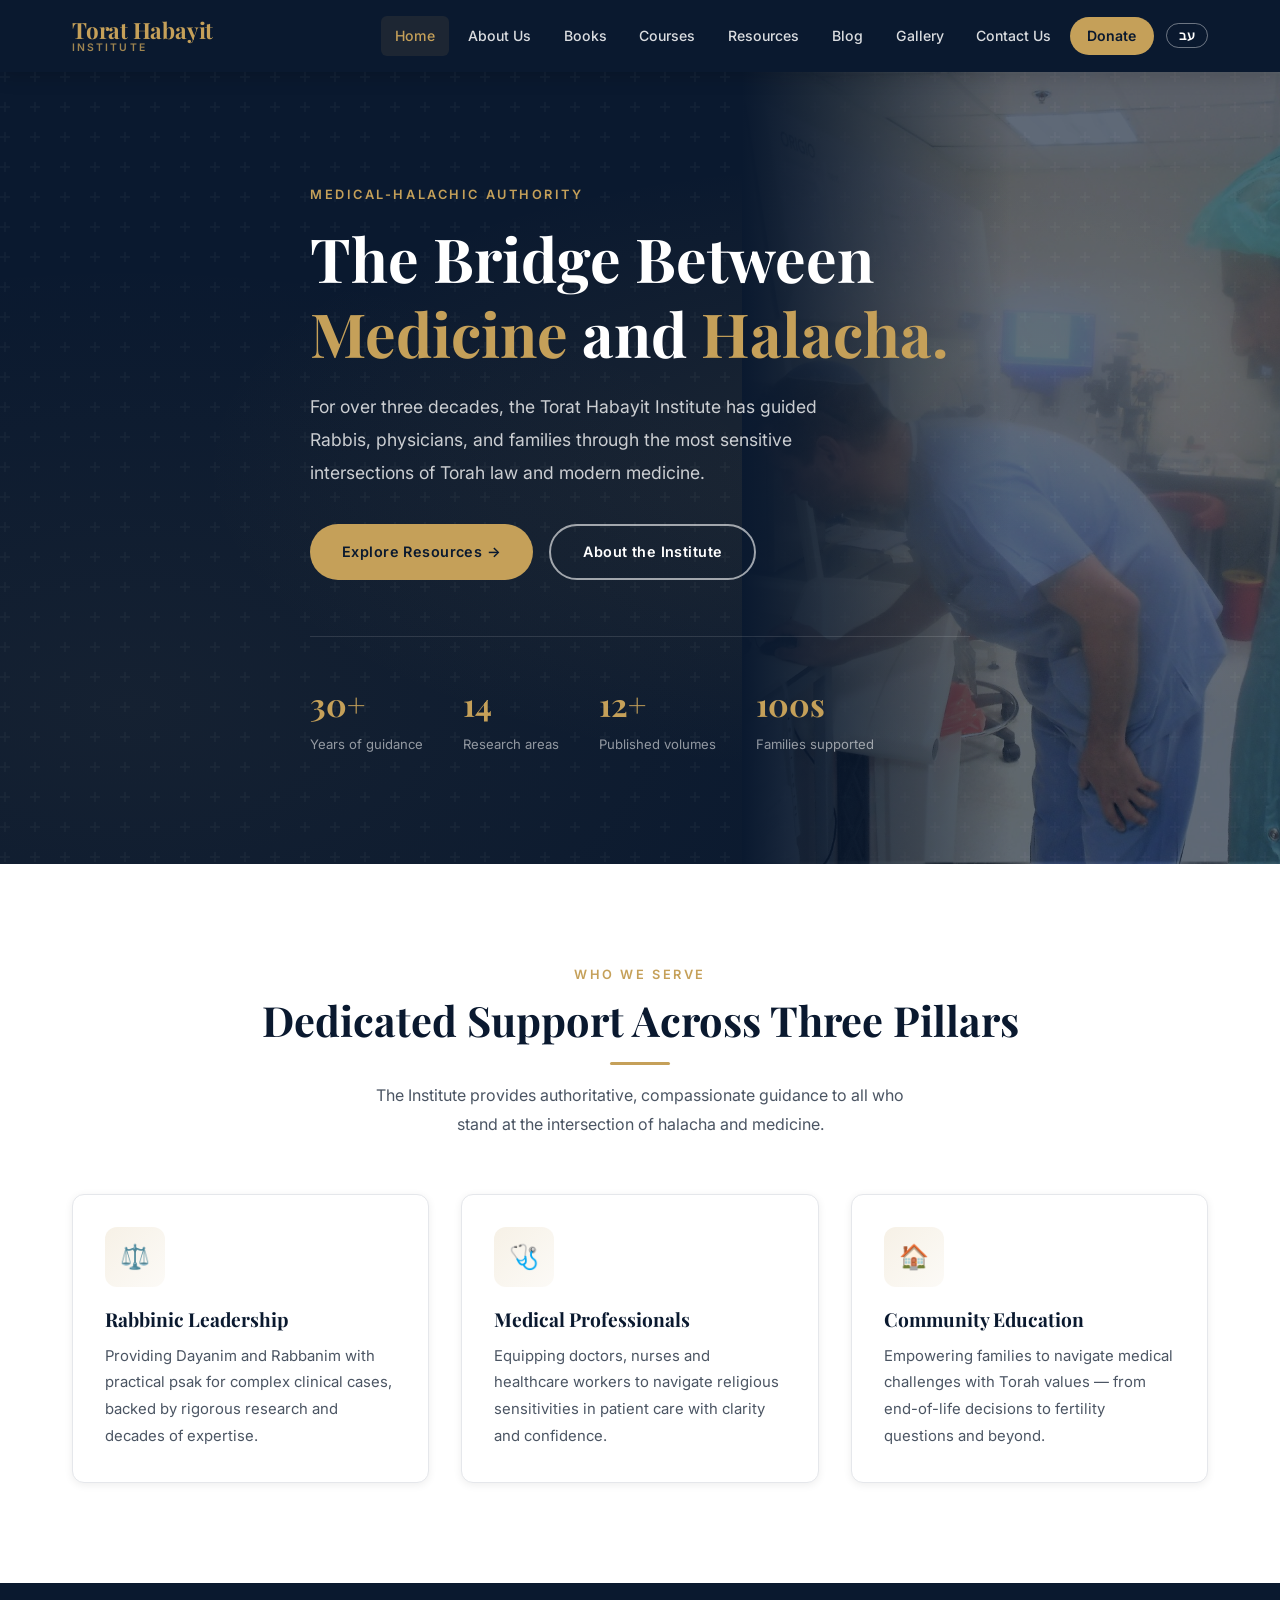
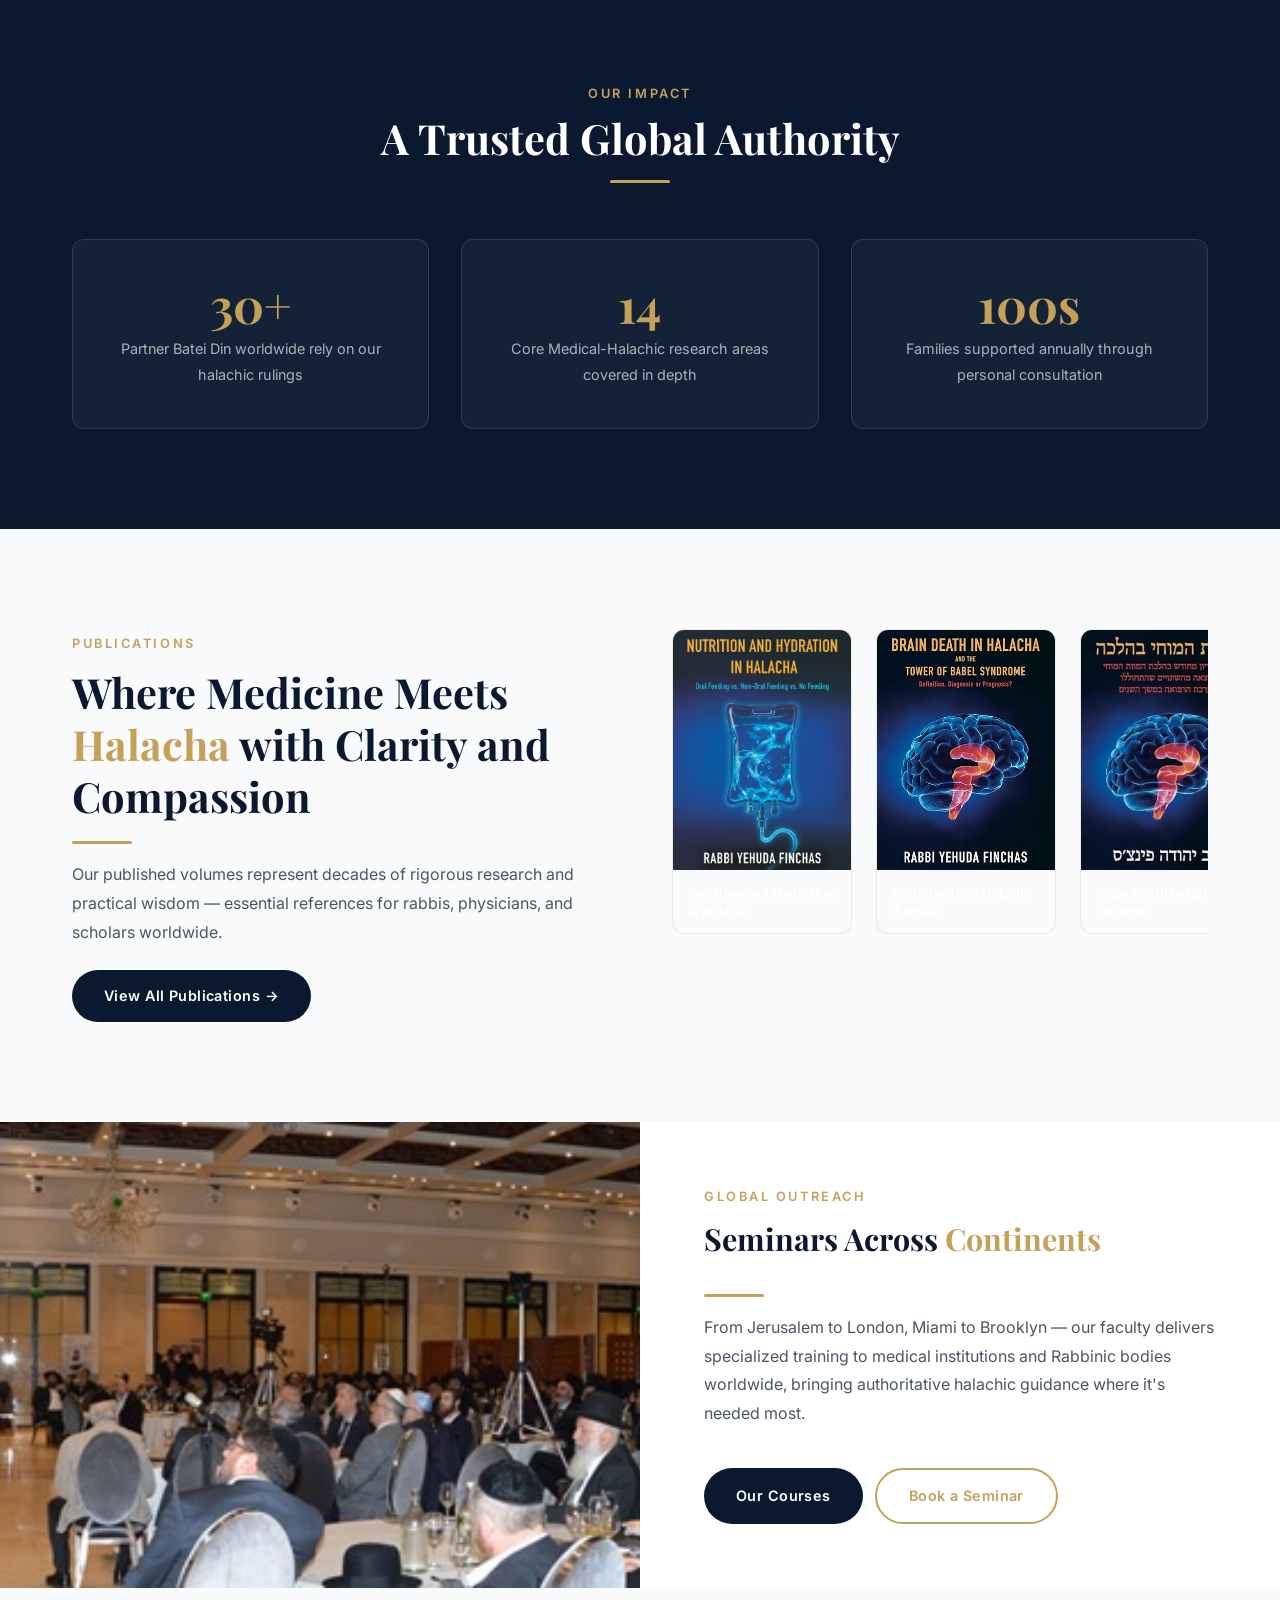
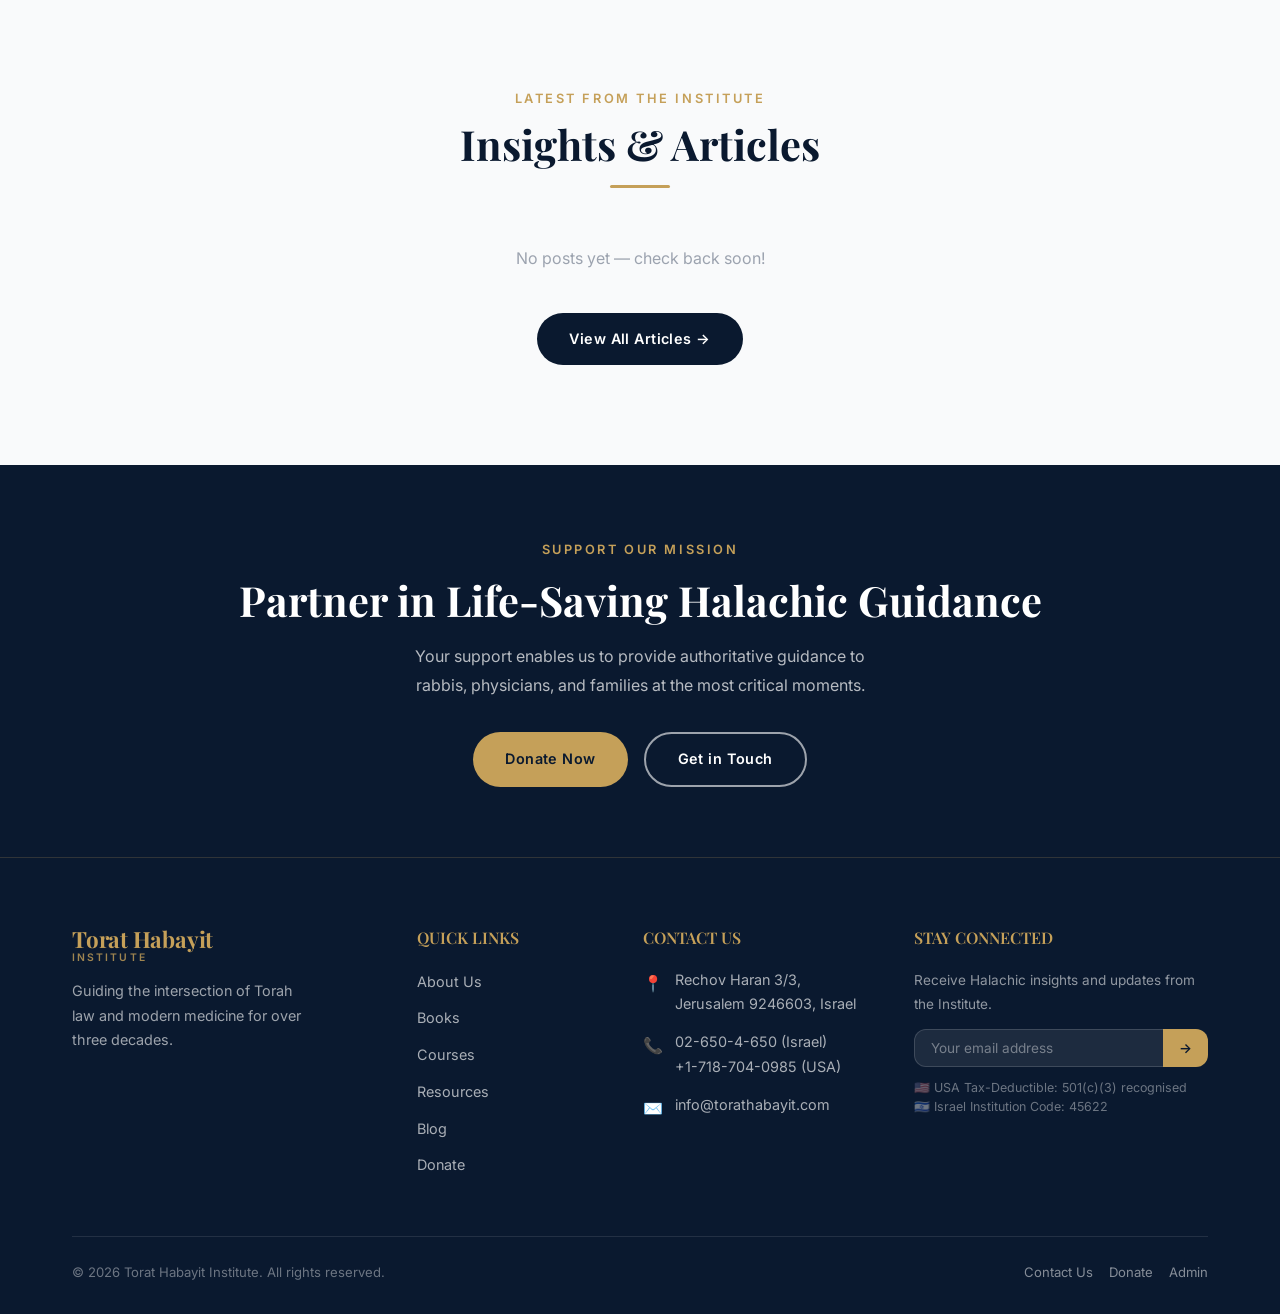
<file: index.html>
<!DOCTYPE html>
<html lang="en">
<head>
  <meta charset="UTF-8">
  <meta name="viewport" content="width=device-width, initial-scale=1.0">
  <title>Torat Habayit Institute – The Bridge Between Medicine and Halacha</title>
  <meta name="description" content="For over three decades, the Torat Habayit Institute has guided Rabbis, physicians, and families through the most sensitive intersections of Torah law and modern medicine.">
  <link rel="canonical" href="https://torathabayit.com/">
  <link rel="icon" type="image/svg+xml" href="favicon.svg">
  <link rel="icon" type="image/png" sizes="64x64" href="favicon.png">
  <link rel="apple-touch-icon" href="favicon.png">
  <meta property="og:type" content="website">
  <meta property="og:site_name" content="Torat Habayit Institute">
  <meta property="og:title" content="Torat Habayit Institute – The Bridge Between Medicine and Halacha">
  <meta property="og:description" content="For over three decades, the Torat Habayit Institute has guided Rabbis, physicians, and families through the most sensitive intersections of Torah law and modern medicine.">
  <meta property="og:url" content="https://torathabayit.com/">
  <meta property="og:image" content="https://torathabayit.com/images/home/Ramat%20Gan%20Conference.jpeg">
  <meta name="twitter:card" content="summary_large_image">
  <link rel="stylesheet" href="css/main.css">
</head>
<body>

<div id="header-placeholder"></div>
<noscript>
  <nav style="padding:1rem; background:#0A192F; text-align:center; line-height:2;">
    <a style="color:#fff; margin:0 0.6rem;" href="index.html">Home</a>
    <a style="color:#fff; margin:0 0.6rem;" href="about.html">About Us</a>
    <a style="color:#fff; margin:0 0.6rem;" href="books.html">Books</a>
    <a style="color:#fff; margin:0 0.6rem;" href="courses.html">Courses</a>
    <a style="color:#fff; margin:0 0.6rem;" href="resources.html">Resources</a>
    <a style="color:#fff; margin:0 0.6rem;" href="blog.html">Blog</a>
    <a style="color:#fff; margin:0 0.6rem;" href="gallery.html">Gallery</a>
    <a style="color:#fff; margin:0 0.6rem;" href="contact.html">Contact</a>
    <a style="color:#C5A059; margin:0 0.6rem;" href="donations.html">Donate</a>
  </nav>
</noscript>

<!-- ─── Hero ─── -->
<section class="hero">
  <div class="hero-bg"></div>
  <div class="hero-pattern"></div>
  <div class="hero-visual">
    <img src="images/home/Examining Embryo Development - Shaare Zedek.jpg" alt="Medical lecture">
  </div>
  <div class="container">
    <div class="hero-content">
      <span class="eyebrow" data-i18n="hero_eyebrow">Medical-Halachic Authority</span>
      <h1 data-i18n="hero_title">The Bridge Between <span class="highlight">Medicine</span> and <span class="highlight">Halacha.</span></h1>
      <p class="hero-sub" data-i18n="hero_sub">For over three decades, the Torat Habayit Institute has guided Rabbis, physicians, and families through the most sensitive intersections of Torah law and modern medicine.</p>
      <div class="hero-btns">
        <a href="resources.html" class="btn btn-gold" data-i18n="hero_btn_explore">Explore Resources →</a>
        <a href="about.html" class="btn btn-outline" data-i18n="hero_btn_about">About the Institute</a>
      </div>
      <div class="hero-stats">
        <div class="stat-item">
          <div class="num">30+</div>
          <div class="label" data-i18n="stat_years">Years of guidance</div>
        </div>
        <div class="stat-item">
          <div class="num">14</div>
          <div class="label" data-i18n="stat_areas">Research areas</div>
        </div>
        <div class="stat-item">
          <div class="num">12+</div>
          <div class="label" data-i18n="stat_volumes">Published volumes</div>
        </div>
        <div class="stat-item">
          <div class="num">100s</div>
          <div class="label" data-i18n="stat_families">Families supported</div>
        </div>
      </div>
    </div>
  </div>
</section>

<!-- ─── Who We Serve ─── -->
<section class="section section-white">
  <div class="container">
    <div class="section-header centered">
      <span class="eyebrow" data-i18n="serve_eyebrow">Who We Serve</span>
      <h2 data-i18n="serve_title">Dedicated Support Across Three Pillars</h2>
      <div class="gold-divider centered"></div>
      <p data-i18n="serve_desc">The Institute provides authoritative, compassionate guidance to all who stand at the intersection of halacha and medicine.</p>
    </div>
    <div class="grid-3">
      <div class="card fade-up">
        <div class="card-icon">⚖️</div>
        <h3 data-i18n="serve_rabbis_title">Rabbinic Leadership</h3>
        <p data-i18n="serve_rabbis_desc">Providing Dayanim and Rabbanim with practical psak for complex clinical cases, backed by rigorous research and decades of expertise.</p>
      </div>
      <div class="card fade-up">
        <div class="card-icon">🩺</div>
        <h3 data-i18n="serve_medical_title">Medical Professionals</h3>
        <p data-i18n="serve_medical_desc">Equipping doctors, nurses and healthcare workers to navigate religious sensitivities in patient care with clarity and confidence.</p>
      </div>
      <div class="card fade-up">
        <div class="card-icon">🏠</div>
        <h3 data-i18n="serve_community_title">Community Education</h3>
        <p data-i18n="serve_community_desc">Empowering families to navigate medical challenges with Torah values — from end-of-life decisions to fertility questions and beyond.</p>
      </div>
    </div>
  </div>
</section>

<!-- ─── Impact Numbers ─── -->
<section class="section section-navy">
  <div class="container">
    <div class="section-header centered">
      <span class="eyebrow" data-i18n="impact_eyebrow">Our Impact</span>
      <h2 class="on-dark" style="color:#fff" data-i18n="impact_title">A Trusted Global Authority</h2>
      <div class="gold-divider centered"></div>
    </div>
    <div class="grid-3">
      <div class="stat-card fade-up">
        <div class="big-num">30+</div>
        <p data-i18n="impact_desc_1">Partner Batei Din worldwide rely on our halachic rulings</p>
      </div>
      <div class="stat-card fade-up">
        <div class="big-num">14</div>
        <p data-i18n="impact_desc_2">Core Medical-Halachic research areas covered in depth</p>
      </div>
      <div class="stat-card fade-up">
        <div class="big-num">100s</div>
        <p data-i18n="impact_desc_3">Families supported annually through personal consultation</p>
      </div>
    </div>
  </div>
</section>

<!-- ─── Books Teaser ─── -->
<section class="section section-gray">
  <div class="container">
    <div class="grid-2" style="align-items:start; gap:4rem;">
      <div>
        <span class="eyebrow" data-i18n="pub_eyebrow">Publications</span>
        <h2 style="color:var(--navy); margin:0.6rem 0 1.2rem;" data-i18n="pub_title">Where Medicine Meets <span style="color:var(--gold)">Halacha</span> with Clarity and Compassion</h2>
        <div class="gold-divider"></div>
        <p style="margin-top:1rem; margin-bottom:1.5rem;" data-i18n="pub_desc">Our published volumes represent decades of rigorous research and practical wisdom — essential references for rabbis, physicians, and scholars worldwide.</p>
        <a href="books.html" class="btn btn-navy" data-i18n="pub_btn">View All Publications →</a>
      </div>
      <div>
        <div class="books-scroll">
          <a href="books.html" class="book-card">
            <img src="images/books/ANH Book.jpg" alt="Nutrition and Hydration in Halacha">
            <div class="book-card-info"><h4>Nutrition and Hydration in Halacha</h4></div>
          </a>
          <a href="books.html" class="book-card">
            <img src="images/books/BD EN Book.jpg" alt="Brain Death in Halacha (English)">
            <div class="book-card-info"><h4>Brain Death in Halacha (English)</h4></div>
          </a>
          <a href="books.html" class="book-card">
            <img src="images/books/BD HE Book.jpg" alt="Brain Death in Halacha (Hebrew)">
            <div class="book-card-info"><h4>Brain Death in Halacha (Hebrew)</h4></div>
          </a>
          <a href="books.html" class="book-card">
            <img src="images/books/Chagim Book.jpg" alt="Chagim and Medicine">
            <div class="book-card-info"><h4>Chagim and Medicine</h4></div>
          </a>
          <a href="books.html" class="book-card">
            <img src="images/books/new book.png" alt="Latest Publication">
            <div class="book-card-info"><h4>New Publication</h4></div>
          </a>
        </div>
      </div>
    </div>
  </div>
</section>

<!-- ─── Featured Image Section ─── -->
<section class="section section-white" style="padding:0; overflow:hidden;">
  <div class="zebra-row">
    <div class="zebra-image">
      <img src="images/home/Ramat Gan Conference.jpeg" alt="International conference">
    </div>
    <div class="zebra-text">
      <span class="eyebrow" data-i18n="outreach_eyebrow">Global Outreach</span>
      <h2 data-i18n="outreach_title">Seminars Across <span style="color:var(--gold)">Continents</span></h2>
      <div class="gold-divider"></div>
      <p data-i18n="outreach_desc">From Jerusalem to London, Miami to Brooklyn — our faculty delivers specialized training to medical institutions and Rabbinic bodies worldwide, bringing authoritative halachic guidance where it's needed most.</p>
      <div class="btn-wrap">
        <a href="courses.html" class="btn btn-navy" data-i18n="outreach_btn_courses">Our Courses</a>
        <a href="contact.html" class="btn btn-outline-gold" data-i18n="outreach_btn_book">Book a Seminar</a>
      </div>
    </div>
  </div>
</section>

<!-- ─── Latest Blog Posts ─── -->
<section class="section section-gray" id="latest-posts">
  <div class="container">
    <div class="section-header centered">
      <span class="eyebrow" data-i18n="blog_eyebrow">Latest From the Institute</span>
      <h2 data-i18n="blog_title">Insights & Articles</h2>
      <div class="gold-divider centered"></div>
    </div>
    <div class="blog-grid" id="home-blog-posts">
      <!-- Populated by JS -->
    </div>
    <div style="text-align:center; margin-top:2.5rem;">
      <a href="blog.html" class="btn btn-navy" data-i18n="blog_btn">View All Articles →</a>
    </div>
  </div>
</section>

<!-- ─── CTA ─── -->
<section class="section section-navy" style="padding:70px 0;">
  <div class="container" style="text-align:center;">
    <span class="eyebrow" data-i18n="cta_eyebrow">Support Our Mission</span>
    <h2 style="color:var(--white); margin:0.75rem 0 1rem;" data-i18n="cta_title">Partner in Life-Saving Halachic Guidance</h2>
    <p style="color:rgba(255,255,255,0.7); max-width:500px; margin:0 auto 2rem;" data-i18n="cta_desc">Your support enables us to provide authoritative guidance to rabbis, physicians, and families at the most critical moments.</p>
    <div style="display:flex; justify-content:center; gap:1rem; flex-wrap:wrap;">
      <a href="donations.html" class="btn btn-gold" data-i18n="cta_btn_donate">Donate Now</a>
      <a href="contact.html" class="btn btn-outline" data-i18n="cta_btn_contact">Get in Touch</a>
    </div>
  </div>
</section>

<div id="footer-placeholder"></div>

<script src="js/translations.js"></script>
<script src="js/i18n.js"></script>
<script src="js/components.js"></script>
<script src="js/main.js"></script>
<script src="js/blog.js"></script>
<script>
  // Load 3 latest posts on homepage
  document.addEventListener('DOMContentLoaded', async () => {
    const container = document.getElementById('home-blog-posts');
    if (!container) return;
    const posts = (await BlogStore.getPosts()).filter(p => p.status === 'published').slice(0, 3);
    if (posts.length === 0) {
      container.innerHTML = '<p style="text-align:center;color:var(--gray-400);grid-column:1/-1">No posts yet — check back soon!</p>';
    } else {
      container.innerHTML = posts.map(renderBlogCard).join('');
      // Re-apply translations to the freshly injected cards
      const lang = localStorage.getItem('siteLang') || 'en';
      if (typeof updateLanguage === 'function' && lang !== 'en') updateLanguage(lang);
    }
  });
</script>
</body>
</html>
</file>
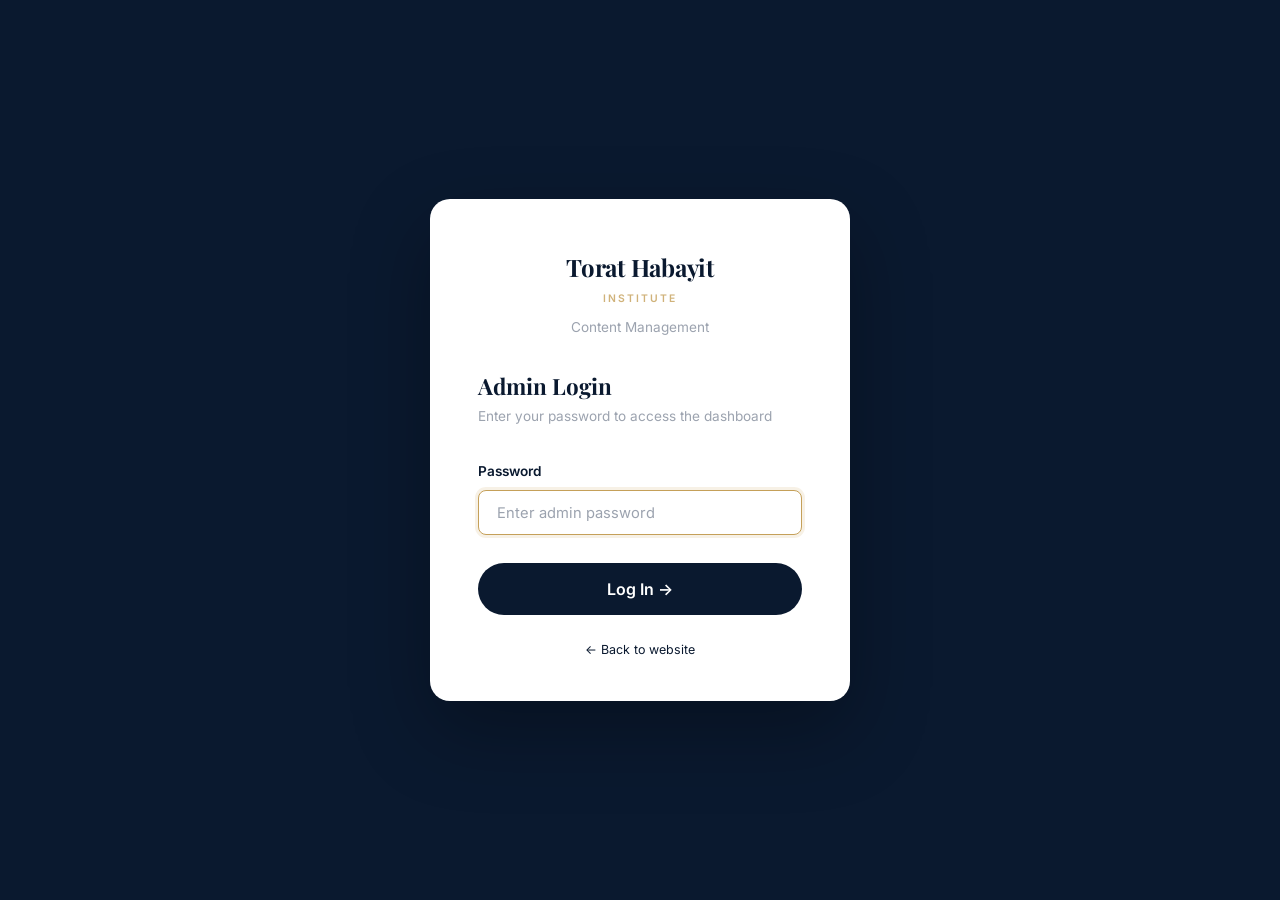
<file: admin/index.html>
<!DOCTYPE html>
<html lang="en">
<head>
  <meta charset="UTF-8">
  <meta name="viewport" content="width=device-width, initial-scale=1.0">
  <title>Admin Login – Torat Habayit</title>
  <link rel="stylesheet" href="../css/main.css">
  <style>
    body {
      background: var(--navy);
      min-height: 100vh;
      display: flex;
      align-items: center;
      justify-content: center;
      padding: 2rem;
    }
    .login-card {
      background: var(--white);
      border-radius: var(--radius-lg);
      padding: 3rem 3rem 2.5rem;
      width: 100%;
      max-width: 420px;
      box-shadow: 0 30px 80px rgba(0,0,0,0.3);
    }
    .login-logo {
      text-align: center;
      margin-bottom: 2rem;
    }
    .login-logo .logo-main { font-size: 1.5rem; color: var(--navy); }
    .login-logo .logo-sub  { color: var(--gold); }
    .login-logo p { color: var(--gray-400); font-size: 0.85rem; margin-top: 0.5rem; }
    .login-title {
      font-family: 'Playfair Display', serif;
      font-size: 1.4rem;
      color: var(--navy);
      margin-bottom: 0.25rem;
    }
    .login-sub { color: var(--gray-400); font-size: 0.85rem; margin-bottom: 2rem; }
    .login-btn {
      width: 100%;
      padding: 1rem;
      background: var(--navy);
      color: var(--white);
      border: none;
      border-radius: 50px;
      font-size: 1rem;
      font-weight: 600;
      cursor: pointer;
      transition: var(--transition);
      margin-top: 0.5rem;
    }
    .login-btn:hover { background: var(--navy-light); transform: translateY(-1px); }
    .error-msg {
      background: #FEE2E2;
      color: #DC2626;
      padding: 0.75rem 1rem;
      border-radius: 8px;
      font-size: 0.85rem;
      margin-bottom: 1rem;
      display: none;
    }
    .hint {
      text-align: center;
      font-size: 0.78rem;
      color: var(--gray-400);
      margin-top: 1.5rem;
    }
    .hint a { color: var(--navy); }
  </style>
</head>
<body>
  <div class="login-card">
    <div class="login-logo">
      <div class="logo-main" style="font-family:'Playfair Display',serif; font-weight:700;">Torat Habayit</div>
      <div class="logo-sub" style="font-size:0.65rem; letter-spacing:0.2em; text-transform:uppercase; font-family:'Inter',sans-serif;">INSTITUTE</div>
      <p>Content Management</p>
    </div>
    <h2 class="login-title">Admin Login</h2>
    <p class="login-sub">Enter your password to access the dashboard</p>

    <div class="error-msg" id="error-msg">Incorrect password. Please try again.</div>

    <form onsubmit="doLogin(event)">
      <div class="form-group">
        <label for="password">Password</label>
        <input type="password" id="password" class="form-control" placeholder="Enter admin password" autofocus required>
      </div>
      <button type="submit" class="login-btn">Log In →</button>
    </form>

    <p class="hint">
      <a href="../index.html">← Back to website</a>
    </p>
  </div>

<script>
// ── Server-side admin auth (see api/auth.php) ──
async function doLogin(e) {
  e.preventDefault();
  const pw = document.getElementById('password').value;
  const err = document.getElementById('error-msg');
  const btn = document.querySelector('.login-btn');
  btn.disabled = true;
  try {
    const res = await fetch('../api/auth.php', {
      method: 'POST',
      headers: { 'Content-Type': 'application/json' },
      credentials: 'same-origin',
      body: JSON.stringify({ action: 'login', password: pw })
    });
    const data = await res.json();
    if (res.ok && data.success) {
      window.location.href = 'dashboard.html';
      return;
    }
    err.textContent = data.error || 'Incorrect password. Please try again.';
    err.style.display = 'block';
    document.getElementById('password').value = '';
    document.getElementById('password').focus();
  } catch (_) {
    err.textContent = 'Could not reach the server. Please try again.';
    err.style.display = 'block';
  } finally {
    btn.disabled = false;
  }
}

// If already logged in, go to dashboard
fetch('../api/auth.php?action=check', { credentials: 'same-origin' })
  .then(r => r.json())
  .then(d => { if (d.authenticated) window.location.href = 'dashboard.html'; })
  .catch(() => {});
</script>
</body>
</html>
</file>
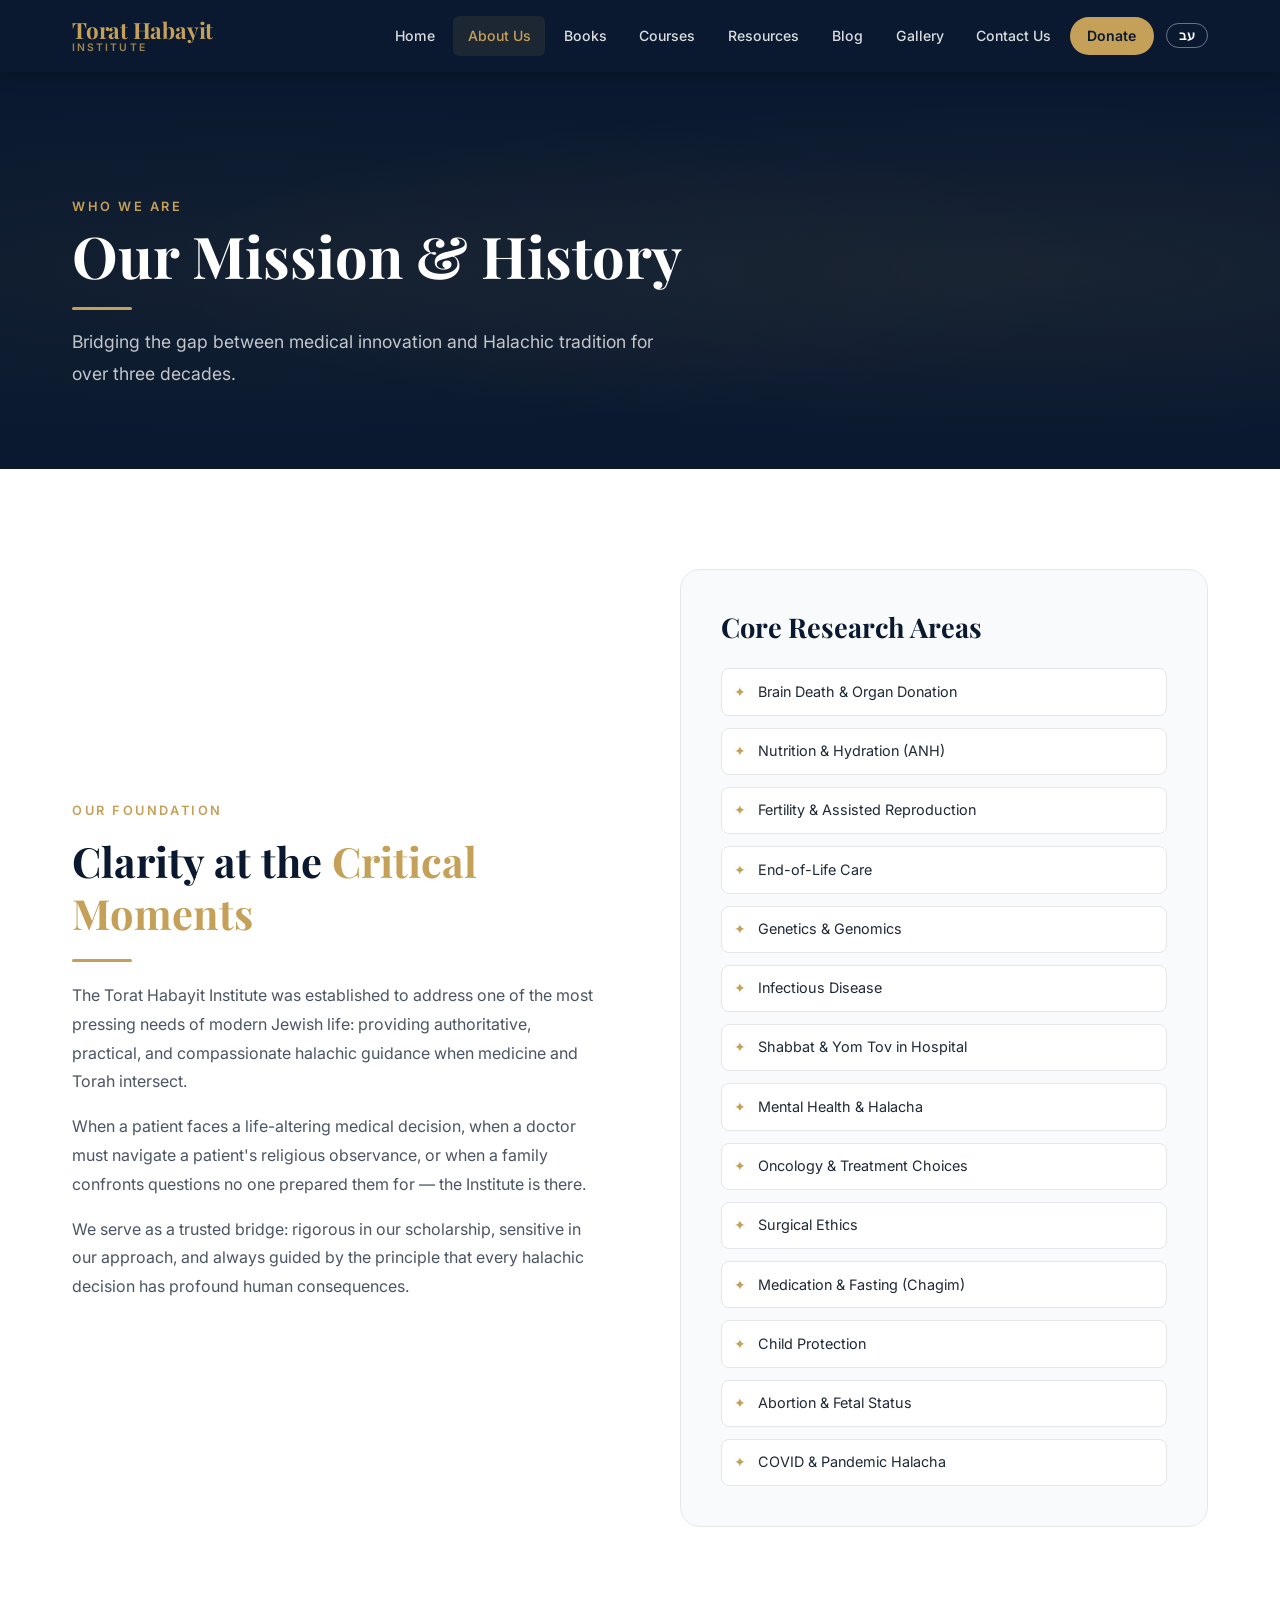
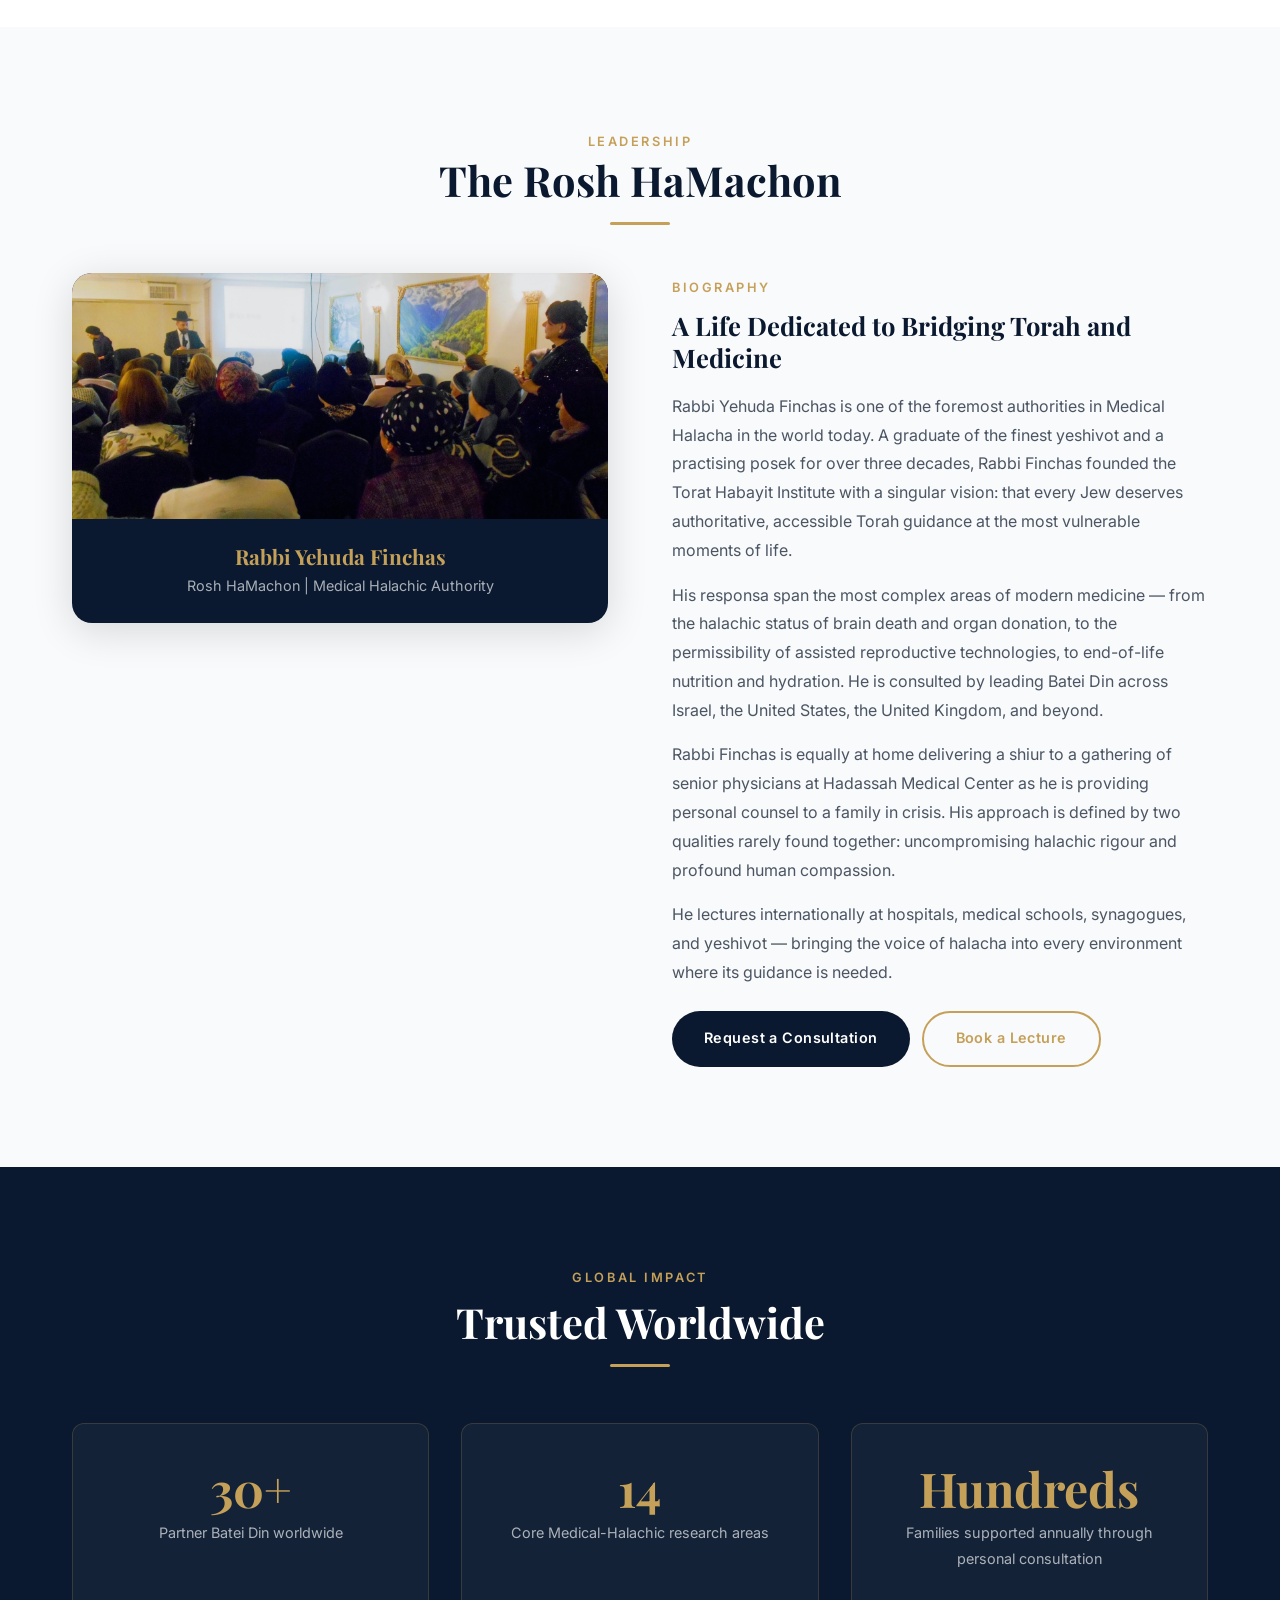
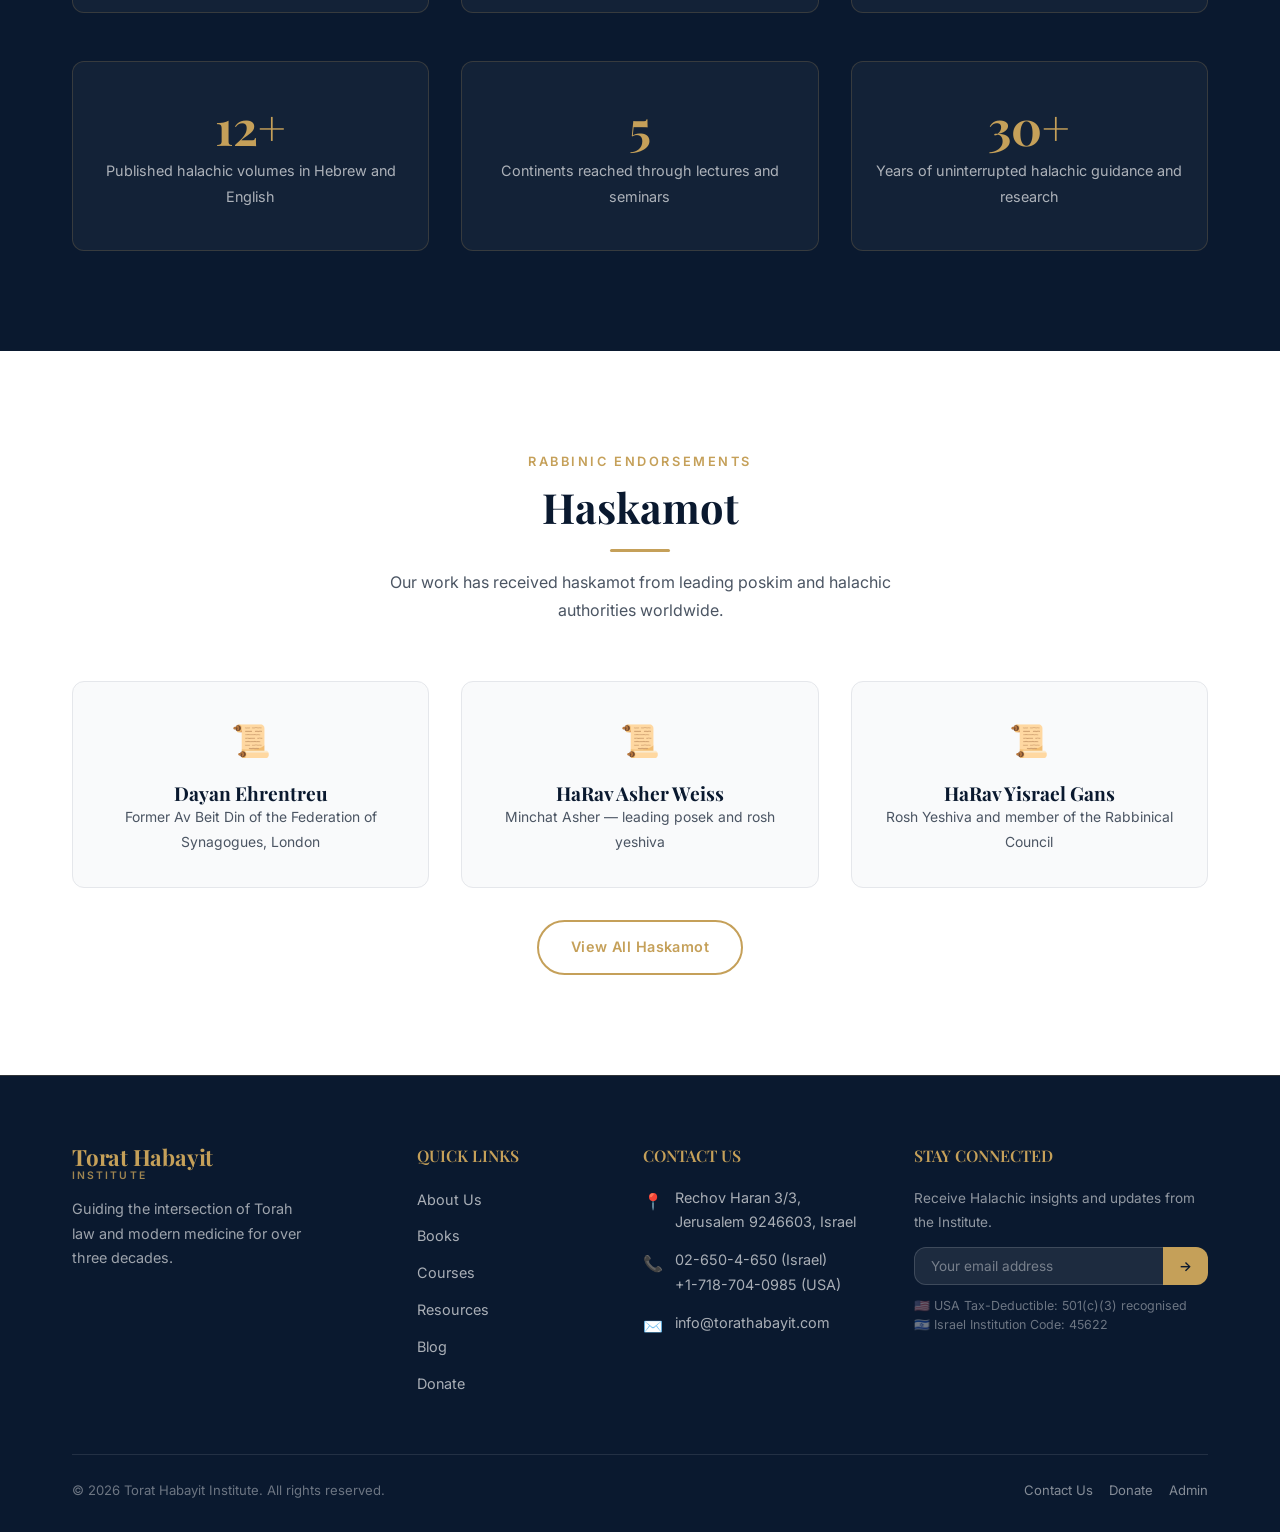
<file: about.html>
<!DOCTYPE html>
<html lang="en">
<head>
  <meta charset="UTF-8">
  <meta name="viewport" content="width=device-width, initial-scale=1.0">
  <title>About Us – Torat Habayit Institute</title>
  <meta name="description" content="Learn about the Torat Habayit Institute, its mission, history, and the leading halachic authority behind its work.">
  <link rel="canonical" href="https://torathabayit.com/about.html">
  <link rel="icon" type="image/svg+xml" href="favicon.svg">
  <link rel="icon" type="image/png" sizes="64x64" href="favicon.png">
  <link rel="apple-touch-icon" href="favicon.png">
  <meta property="og:type" content="website">
  <meta property="og:site_name" content="Torat Habayit Institute">
  <meta property="og:title" content="About Us – Torat Habayit Institute">
  <meta property="og:description" content="Learn about the Torat Habayit Institute, its mission, history, and the leading halachic authority behind its work.">
  <meta property="og:url" content="https://torathabayit.com/about.html">
  <meta property="og:image" content="https://torathabayit.com/images/home/Ramat%20Gan%20Conference.jpeg">
  <meta name="twitter:card" content="summary_large_image">
  <link rel="stylesheet" href="css/main.css">
</head>
<body>

<div id="header-placeholder"></div>
<noscript>
  <nav style="padding:1rem; background:#0A192F; text-align:center; line-height:2;">
    <a style="color:#fff; margin:0 0.6rem;" href="index.html">Home</a>
    <a style="color:#fff; margin:0 0.6rem;" href="about.html">About Us</a>
    <a style="color:#fff; margin:0 0.6rem;" href="books.html">Books</a>
    <a style="color:#fff; margin:0 0.6rem;" href="courses.html">Courses</a>
    <a style="color:#fff; margin:0 0.6rem;" href="resources.html">Resources</a>
    <a style="color:#fff; margin:0 0.6rem;" href="blog.html">Blog</a>
    <a style="color:#fff; margin:0 0.6rem;" href="gallery.html">Gallery</a>
    <a style="color:#fff; margin:0 0.6rem;" href="contact.html">Contact</a>
    <a style="color:#C5A059; margin:0 0.6rem;" href="donations.html">Donate</a>
  </nav>
</noscript>

<!-- ─── Hero ─── -->
<section class="page-hero">
  <div class="container">
    <span class="eyebrow" data-i18n="about_hero_eyebrow">Who We Are</span>
    <h1 data-i18n="about_hero_title">Our Mission &amp; History</h1>
    <div class="gold-divider" style="margin:1rem 0;"></div>
    <p data-i18n="about_hero_sub">Bridging the gap between medical innovation and Halachic tradition for over three decades.</p>
  </div>
</section>

<!-- ─── Mission Statement ─── -->
<section class="section section-white">
  <div class="container">
    <div class="grid-2" style="gap:5rem;">
      <div>
        <span class="eyebrow" data-i18n="about_found_eyebrow">Our Foundation</span>
        <h2 style="color:var(--navy); margin:0.75rem 0 1.25rem;" data-i18n="about_found_title">Clarity at the <span style="color:var(--gold)">Critical Moments</span></h2>
        <div class="gold-divider"></div>
        <p style="margin-top:1.2rem;" data-i18n="about_found_p1">The Torat Habayit Institute was established to address one of the most pressing needs of modern Jewish life: providing authoritative, practical, and compassionate halachic guidance when medicine and Torah intersect.</p>
        <p style="margin-top:1rem;" data-i18n="about_found_p2">When a patient faces a life-altering medical decision, when a doctor must navigate a patient's religious observance, or when a family confronts questions no one prepared them for — the Institute is there.</p>
        <p style="margin-top:1rem;" data-i18n="about_found_p3">We serve as a trusted bridge: rigorous in our scholarship, sensitive in our approach, and always guided by the principle that every halachic decision has profound human consequences.</p>
      </div>
      <div style="background:var(--gray-soft); border-radius:var(--radius-lg); padding:2.5rem; border:1px solid var(--gray-200);">
        <h3 style="color:var(--navy); margin-bottom:1.5rem;" data-i18n="about_core_title">Core Research Areas</h3>
        <div style="display:grid; gap:0.75rem;">
          <div style="display:flex; align-items:center; gap:0.75rem; padding:0.65rem 0.75rem; background:var(--white); border-radius:8px; border:1px solid var(--gray-200);"><span style="color:var(--gold); font-size:0.9rem;">✦</span><span style="font-size:0.9rem; color:var(--charcoal);" data-i18n="about_core_1">Brain Death & Organ Donation</span></div>
          <div style="display:flex; align-items:center; gap:0.75rem; padding:0.65rem 0.75rem; background:var(--white); border-radius:8px; border:1px solid var(--gray-200);"><span style="color:var(--gold); font-size:0.9rem;">✦</span><span style="font-size:0.9rem; color:var(--charcoal);" data-i18n="about_core_2">Nutrition & Hydration (ANH)</span></div>
          <div style="display:flex; align-items:center; gap:0.75rem; padding:0.65rem 0.75rem; background:var(--white); border-radius:8px; border:1px solid var(--gray-200);"><span style="color:var(--gold); font-size:0.9rem;">✦</span><span style="font-size:0.9rem; color:var(--charcoal);" data-i18n="about_core_3">Fertility & Assisted Reproduction</span></div>
          <div style="display:flex; align-items:center; gap:0.75rem; padding:0.65rem 0.75rem; background:var(--white); border-radius:8px; border:1px solid var(--gray-200);"><span style="color:var(--gold); font-size:0.9rem;">✦</span><span style="font-size:0.9rem; color:var(--charcoal);" data-i18n="about_core_4">End-of-Life Care</span></div>
          <div style="display:flex; align-items:center; gap:0.75rem; padding:0.65rem 0.75rem; background:var(--white); border-radius:8px; border:1px solid var(--gray-200);"><span style="color:var(--gold); font-size:0.9rem;">✦</span><span style="font-size:0.9rem; color:var(--charcoal);" data-i18n="about_core_5">Genetics & Genomics</span></div>
          <div style="display:flex; align-items:center; gap:0.75rem; padding:0.65rem 0.75rem; background:var(--white); border-radius:8px; border:1px solid var(--gray-200);"><span style="color:var(--gold); font-size:0.9rem;">✦</span><span style="font-size:0.9rem; color:var(--charcoal);" data-i18n="about_core_6">Infectious Disease</span></div>
          <div style="display:flex; align-items:center; gap:0.75rem; padding:0.65rem 0.75rem; background:var(--white); border-radius:8px; border:1px solid var(--gray-200);"><span style="color:var(--gold); font-size:0.9rem;">✦</span><span style="font-size:0.9rem; color:var(--charcoal);" data-i18n="about_core_7">Shabbat & Yom Tov in Hospital</span></div>
          <div style="display:flex; align-items:center; gap:0.75rem; padding:0.65rem 0.75rem; background:var(--white); border-radius:8px; border:1px solid var(--gray-200);"><span style="color:var(--gold); font-size:0.9rem;">✦</span><span style="font-size:0.9rem; color:var(--charcoal);" data-i18n="about_core_8">Mental Health & Halacha</span></div>
          <div style="display:flex; align-items:center; gap:0.75rem; padding:0.65rem 0.75rem; background:var(--white); border-radius:8px; border:1px solid var(--gray-200);"><span style="color:var(--gold); font-size:0.9rem;">✦</span><span style="font-size:0.9rem; color:var(--charcoal);" data-i18n="about_core_9">Oncology & Treatment Choices</span></div>
          <div style="display:flex; align-items:center; gap:0.75rem; padding:0.65rem 0.75rem; background:var(--white); border-radius:8px; border:1px solid var(--gray-200);"><span style="color:var(--gold); font-size:0.9rem;">✦</span><span style="font-size:0.9rem; color:var(--charcoal);" data-i18n="about_core_10">Surgical Ethics</span></div>
          <div style="display:flex; align-items:center; gap:0.75rem; padding:0.65rem 0.75rem; background:var(--white); border-radius:8px; border:1px solid var(--gray-200);"><span style="color:var(--gold); font-size:0.9rem;">✦</span><span style="font-size:0.9rem; color:var(--charcoal);" data-i18n="about_core_11">Medication & Fasting (Chagim)</span></div>
          <div style="display:flex; align-items:center; gap:0.75rem; padding:0.65rem 0.75rem; background:var(--white); border-radius:8px; border:1px solid var(--gray-200);"><span style="color:var(--gold); font-size:0.9rem;">✦</span><span style="font-size:0.9rem; color:var(--charcoal);" data-i18n="about_core_12">Child Protection</span></div>
          <div style="display:flex; align-items:center; gap:0.75rem; padding:0.65rem 0.75rem; background:var(--white); border-radius:8px; border:1px solid var(--gray-200);"><span style="color:var(--gold); font-size:0.9rem;">✦</span><span style="font-size:0.9rem; color:var(--charcoal);" data-i18n="about_core_13">Abortion & Fetal Status</span></div>
          <div style="display:flex; align-items:center; gap:0.75rem; padding:0.65rem 0.75rem; background:var(--white); border-radius:8px; border:1px solid var(--gray-200);"><span style="color:var(--gold); font-size:0.9rem;">✦</span><span style="font-size:0.9rem; color:var(--charcoal);" data-i18n="about_core_14">COVID & Pandemic Halacha</span></div>
        </div>
      </div>
    </div>
  </div>
</section>

<!-- ─── About the Rabbi ─── -->
<section class="section section-gray">
  <div class="container">
    <div style="text-align:center; margin-bottom:3rem;">
      <span class="eyebrow" data-i18n="about_rosh_eyebrow">Leadership</span>
      <h2 style="color:var(--navy);" data-i18n="about_rosh_title">The Rosh HaMachon</h2>
      <div class="gold-divider centered"></div>
    </div>
    <div class="grid-2" style="gap:4rem; align-items:start;">
      <div style="border-radius:var(--radius-lg); overflow:hidden; box-shadow:var(--shadow-lg); background:var(--navy);">
        <img src="images/home/Hidabroot shiur Pic.jpg" alt="Rabbi Yehuda Finchas" style="width:100%; display:block; opacity:0.9;">
        <div style="padding:1.5rem; text-align:center;">
          <h3 style="color:var(--gold); font-size:1.3rem;" data-i18n="about_rosh_name">Rabbi Yehuda Finchas</h3>
          <p style="color:rgba(255,255,255,0.65); font-size:0.9rem; margin-top:0.25rem;" data-i18n="about_rosh_role">Rosh HaMachon | Medical Halachic Authority</p>
        </div>
      </div>
      <div>
        <span class="eyebrow" data-i18n="about_rosh_bio_eyebrow">Biography</span>
        <h3 style="color:var(--navy); font-size:1.6rem; margin:0.5rem 0 1.2rem;" data-i18n="about_rosh_bio_title">A Life Dedicated to Bridging Torah and Medicine</h3>
        <p data-i18n="about_rosh_bio_p1">Rabbi Yehuda Finchas is one of the foremost authorities in Medical Halacha in the world today. A graduate of the finest yeshivot and a practising posek for over three decades, Rabbi Finchas founded the Torat Habayit Institute with a singular vision: that every Jew deserves authoritative, accessible Torah guidance at the most vulnerable moments of life.</p>
        <p style="margin-top:1rem;" data-i18n="about_rosh_bio_p2">His responsa span the most complex areas of modern medicine — from the halachic status of brain death and organ donation, to the permissibility of assisted reproductive technologies, to end-of-life nutrition and hydration. He is consulted by leading Batei Din across Israel, the United States, the United Kingdom, and beyond.</p>
        <p style="margin-top:1rem;" data-i18n="about_rosh_bio_p3">Rabbi Finchas is equally at home delivering a shiur to a gathering of senior physicians at Hadassah Medical Center as he is providing personal counsel to a family in crisis. His approach is defined by two qualities rarely found together: uncompromising halachic rigour and profound human compassion.</p>
        <p style="margin-top:1rem;" data-i18n="about_rosh_bio_p4">He lectures internationally at hospitals, medical schools, synagogues, and yeshivot — bringing the voice of halacha into every environment where its guidance is needed.</p>
        <div style="margin-top:1.5rem; display:flex; gap:0.75rem;">
          <a href="contact.html" class="btn btn-navy" data-i18n="about_rosh_btn_consult">Request a Consultation</a>
          <a href="courses.html" class="btn btn-outline-gold" data-i18n="about_rosh_btn_lecture">Book a Lecture</a>
        </div>
      </div>
    </div>
  </div>
</section>

<!-- ─── Global Impact ─── -->
<section class="section section-navy">
  <div class="container">
    <div class="section-header centered">
      <span class="eyebrow" data-i18n="about_impact_eyebrow">Global Impact</span>
      <h2 style="color:var(--white);" data-i18n="about_impact_title">Trusted Worldwide</h2>
      <div class="gold-divider centered"></div>
    </div>
    <div class="grid-3" style="margin-bottom:3rem;">
      <div class="stat-card fade-up">
        <div class="big-num">30+</div>
        <p data-i18n="about_impact_sub_1">Partner Batei Din worldwide</p>
      </div>
      <div class="stat-card fade-up">
        <div class="big-num">14</div>
        <p data-i18n="about_impact_sub_2">Core Medical-Halachic research areas</p>
      </div>
      <div class="stat-card fade-up">
        <div class="big-num">Hundreds</div>
        <p data-i18n="about_impact_sub_3">Families supported annually through personal consultation</p>
      </div>
    </div>
    <div class="grid-3">
      <div class="stat-card fade-up">
        <div class="big-num">12+</div>
        <p data-i18n="about_impact_sub_4">Published halachic volumes in Hebrew and English</p>
      </div>
      <div class="stat-card fade-up">
        <div class="big-num">5</div>
        <p data-i18n="about_impact_sub_5">Continents reached through lectures and seminars</p>
      </div>
      <div class="stat-card fade-up">
        <div class="big-num">30+</div>
        <p data-i18n="about_impact_sub_6">Years of uninterrupted halachic guidance and research</p>
      </div>
    </div>
  </div>
</section>

<!-- ─── Haskamot / Endorsements ─── -->
<section class="section section-white">
  <div class="container">
    <div class="section-header centered">
      <span class="eyebrow" data-i18n="about_hask_eyebrow">Rabbinic Endorsements</span>
      <h2 style="color:var(--navy);" data-i18n="about_hask_title">Haskamot</h2>
      <div class="gold-divider centered"></div>
      <p data-i18n="about_hask_desc">Our work has received haskamot from leading poskim and halachic authorities worldwide.</p>
    </div>
    <div class="grid-3">
      <div style="background:var(--gray-soft); border-radius:var(--radius); padding:2rem; text-align:center; border:1px solid var(--gray-200);">
        <div style="font-size:2rem; margin-bottom:0.75rem;">📜</div>
        <h4 style="color:var(--navy);" data-i18n="about_hask_1_name">Dayan Ehrentreu</h4>
        <p style="font-size:0.87rem;" data-i18n="about_hask_1_desc">Former Av Beit Din of the Federation of Synagogues, London</p>
      </div>
      <div style="background:var(--gray-soft); border-radius:var(--radius); padding:2rem; text-align:center; border:1px solid var(--gray-200);">
        <div style="font-size:2rem; margin-bottom:0.75rem;">📜</div>
        <h4 style="color:var(--navy);" data-i18n="about_hask_2_name">HaRav Asher Weiss</h4>
        <p style="font-size:0.87rem;" data-i18n="about_hask_2_desc">Minchat Asher — leading posek and rosh yeshiva</p>
      </div>
      <div style="background:var(--gray-soft); border-radius:var(--radius); padding:2rem; text-align:center; border:1px solid var(--gray-200);">
        <div style="font-size:2rem; margin-bottom:0.75rem;">📜</div>
        <h4 style="color:var(--navy);" data-i18n="about_hask_3_name">HaRav Yisrael Gans</h4>
        <p style="font-size:0.87rem;" data-i18n="about_hask_3_desc">Rosh Yeshiva and member of the Rabbinical Council</p>
      </div>
    </div>
    <div style="text-align:center; margin-top:2rem;">
      <a href="resources.html" class="btn btn-outline-gold" data-i18n="about_hask_btn">View All Haskamot</a>
    </div>
  </div>
</section>

<div id="footer-placeholder"></div>

<script src="js/translations.js"></script>
<script src="js/i18n.js"></script>
<script src="js/components.js"></script>
<script src="js/main.js"></script>
</body>
</html>
</file>
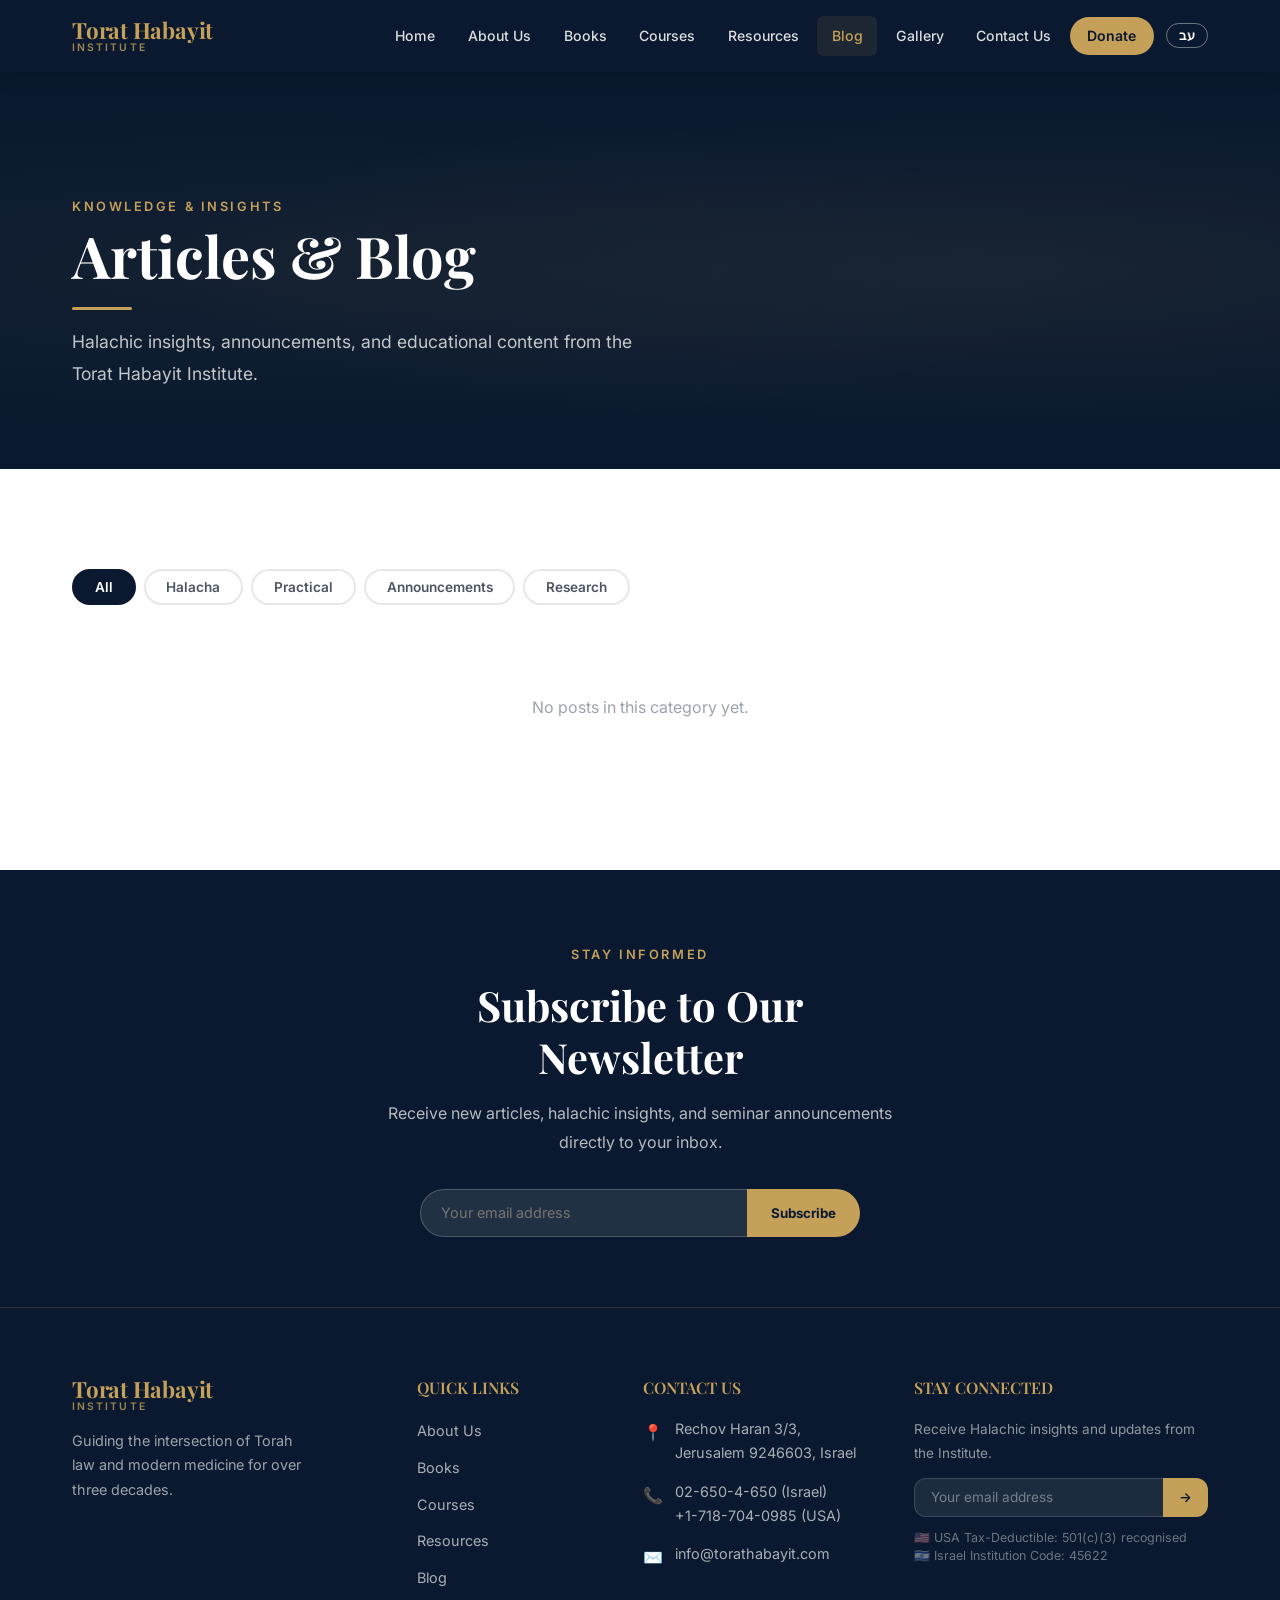
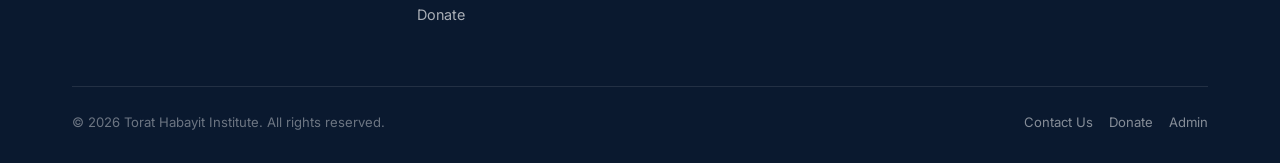
<file: blog.html>
<!DOCTYPE html>
<html lang="en">
<head>
  <meta charset="UTF-8">
  <meta name="viewport" content="width=device-width, initial-scale=1.0">
  <title>Blog &amp; Articles – Torat Habayit Institute</title>
  <meta name="description" content="Articles, insights and announcements from the Torat Habayit Institute on Medical Halacha.">
  <link rel="canonical" href="https://torathabayit.com/blog.html">
  <link rel="icon" type="image/svg+xml" href="favicon.svg">
  <link rel="icon" type="image/png" sizes="64x64" href="favicon.png">
  <link rel="apple-touch-icon" href="favicon.png">
  <meta property="og:type" content="website">
  <meta property="og:site_name" content="Torat Habayit Institute">
  <meta property="og:title" content="Blog &amp; Articles – Torat Habayit Institute">
  <meta property="og:description" content="Articles, insights and announcements from the Torat Habayit Institute on Medical Halacha.">
  <meta property="og:url" content="https://torathabayit.com/blog.html">
  <meta property="og:image" content="https://torathabayit.com/images/home/Ramat%20Gan%20Conference.jpeg">
  <meta name="twitter:card" content="summary_large_image">
  <link rel="stylesheet" href="css/main.css">
</head>
<body>

<div id="header-placeholder"></div>
<noscript>
  <nav style="padding:1rem; background:#0A192F; text-align:center; line-height:2;">
    <a style="color:#fff; margin:0 0.6rem;" href="index.html">Home</a>
    <a style="color:#fff; margin:0 0.6rem;" href="about.html">About Us</a>
    <a style="color:#fff; margin:0 0.6rem;" href="books.html">Books</a>
    <a style="color:#fff; margin:0 0.6rem;" href="courses.html">Courses</a>
    <a style="color:#fff; margin:0 0.6rem;" href="resources.html">Resources</a>
    <a style="color:#fff; margin:0 0.6rem;" href="blog.html">Blog</a>
    <a style="color:#fff; margin:0 0.6rem;" href="gallery.html">Gallery</a>
    <a style="color:#fff; margin:0 0.6rem;" href="contact.html">Contact</a>
    <a style="color:#C5A059; margin:0 0.6rem;" href="donations.html">Donate</a>
  </nav>
</noscript>

<!-- ─── Hero ─── -->
<section class="page-hero">
  <div class="container">
    <span class="eyebrow" data-i18n="blog_hero_eyebrow">Knowledge & Insights</span>
    <h1 data-i18n="blog_hero_title">Articles &amp; Blog</h1>
    <div class="gold-divider" style="margin:1rem 0;"></div>
    <p data-i18n="blog_hero_sub">Halachic insights, announcements, and educational content from the Torat Habayit Institute.</p>
  </div>
</section>

<!-- ─── Blog Grid ─── -->
<section class="section section-white">
  <div class="container">

    <!-- Category Filter -->
    <div class="gallery-filters" id="blog-filters" style="justify-content:flex-start; margin-bottom:2.5rem;">
      <button class="filter-btn active" data-cat="all" data-i18n="blog_filter_1">All</button>
      <button class="filter-btn" data-cat="Halacha" data-i18n="blog_filter_2">Halacha</button>
      <button class="filter-btn" data-cat="Practical Halacha" data-i18n="blog_filter_3">Practical</button>
      <button class="filter-btn" data-cat="Announcements" data-i18n="blog_filter_4">Announcements</button>
      <button class="filter-btn" data-cat="Research" data-i18n="blog_filter_5">Research</button>
    </div>

    <div id="blog-grid" class="blog-grid">
      <p style="color:var(--gray-400); grid-column:1/-1; text-align:center; padding:3rem 0;" data-i18n="blog_no_posts">Loading posts...</p>
    </div>

  </div>
</section>

<!-- ─── Newsletter Callout ─── -->
<section class="section section-navy" style="padding:70px 0;">
  <div class="container" style="max-width:600px; text-align:center;">
    <span class="eyebrow" data-i18n="blog_nl_eyebrow">Stay Informed</span>
    <h2 style="color:var(--white); margin:0.75rem 0 1rem;" data-i18n="blog_nl_title">Subscribe to Our Newsletter</h2>
    <p style="color:rgba(255,255,255,0.7); margin-bottom:2rem;" data-i18n="blog_nl_sub">Receive new articles, halachic insights, and seminar announcements directly to your inbox.</p>
    <form style="display:flex; gap:0; max-width:440px; margin:0 auto;" onsubmit="subscribeNewsletter(event)">
      <input type="email" placeholder="Your email address" required
        style="flex:1; padding:0.9rem 1.25rem; background:rgba(255,255,255,0.1); border:1.5px solid rgba(255,255,255,0.2); border-right:none; border-radius:50px 0 0 50px; color:var(--white); font-size:0.9rem;">
      <button type="submit" style="padding:0.9rem 1.5rem; background:var(--gold); color:var(--navy); font-weight:700; border-radius:0 50px 50px 0; border:none; cursor:pointer;" data-i18n="blog_nl_btn">Subscribe</button>
    </form>
  </div>
</section>

<div id="footer-placeholder"></div>

<script src="js/translations.js"></script>
<script src="js/i18n.js"></script>
<script src="js/components.js"></script>
<script src="js/main.js"></script>
<script src="js/blog.js"></script>
<script>
let allPosts = [];

async function loadBlog(catFilter = 'all') {
  const grid = document.getElementById('blog-grid');

  if (!window._blogPosts) {
    grid.innerHTML = '<p style="color:var(--gray-400);grid-column:1/-1;text-align:center;padding:3rem 0" data-i18n="blog_no_posts">Loading posts...</p>';
    if (typeof updateLanguage === 'function') setTimeout(() => updateLanguage(localStorage.getItem('siteLang') || 'en'), 10);
    try {
      const all = await BlogStore.getPosts();
      window._blogPosts = all.filter(p => p.status === 'published');
    } catch (e) {
      grid.innerHTML = '<p style="color:#DC2626;grid-column:1/-1;text-align:center;padding:3rem 0">Error loading posts.</p>';
      return;
    }
  }

  const posts = window._blogPosts;
  const filtered = catFilter === 'all' ? posts : posts.filter(p => p.category === catFilter);

  if (filtered.length === 0) {
    grid.innerHTML = '<p data-i18n="blog_no_cat" style="color:var(--gray-400);grid-column:1/-1;text-align:center;padding:3rem 0">No posts in this category yet.</p>';
    if (typeof updateLanguage === 'function') {
      const currentLang = localStorage.getItem('siteLang') || 'en';
      setTimeout(() => updateLanguage(currentLang), 10);
    }
    return;
  }
  grid.innerHTML = filtered.map(renderBlogCard).join('');
  
  if (typeof updateLanguage === 'function') {
    const currentLang = localStorage.getItem('siteLang') || 'en';
    setTimeout(() => updateLanguage(currentLang), 10);
  }
}

function subscribeNewsletter(e) {
  e.preventDefault();
  const currentLang = localStorage.getItem('siteLang') || 'en';
  const msg = (typeof translations !== 'undefined' && translations[currentLang] && translations[currentLang]['blog_nl_toast']) 
    ? translations[currentLang]['blog_nl_toast'] 
    : 'Thank you for subscribing!';
  showToast(msg);
  e.target.reset();
}

document.addEventListener('DOMContentLoaded', () => {
  loadBlog();
  document.querySelectorAll('#blog-filters .filter-btn').forEach(btn => {
    btn.addEventListener('click', () => {
      document.querySelectorAll('#blog-filters .filter-btn').forEach(b => b.classList.remove('active'));
      btn.classList.add('active');
      loadBlog(btn.dataset.cat);
    });
  });
});
</script>
</body>
</html>
</file>
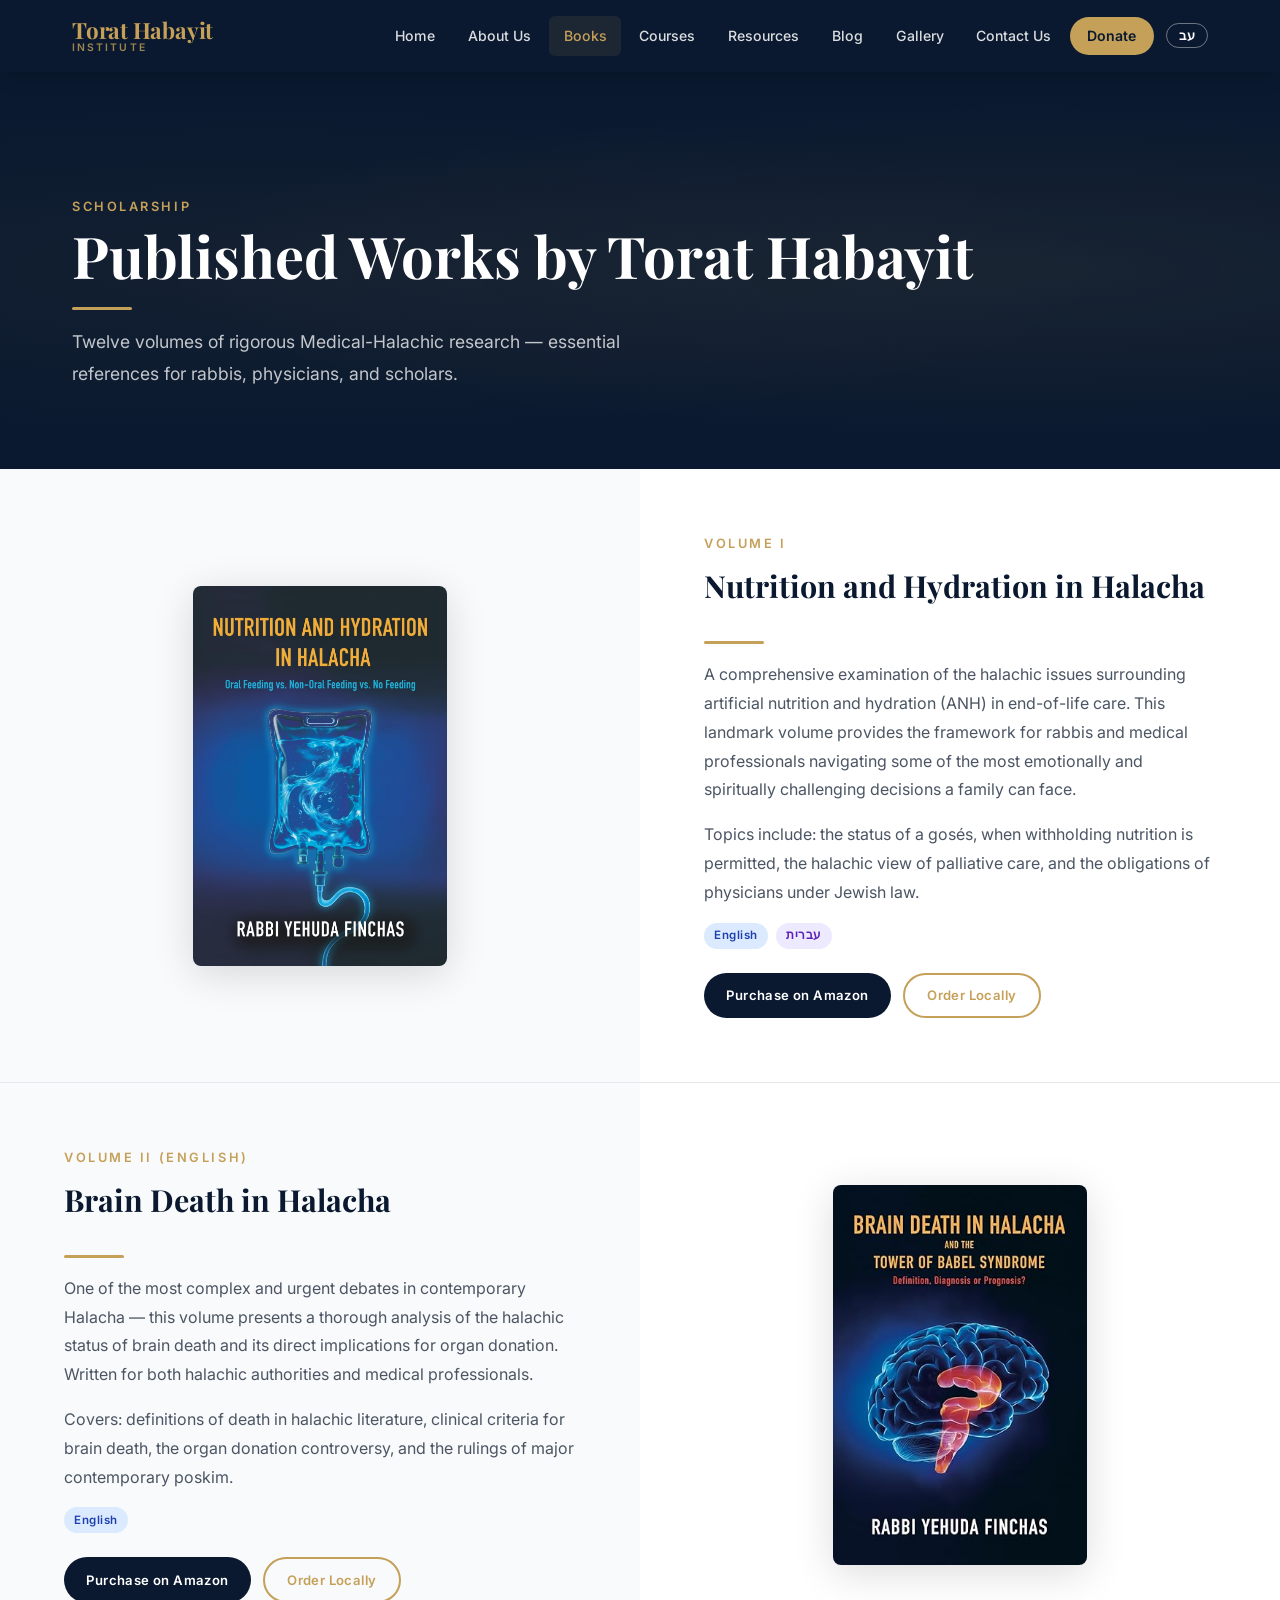
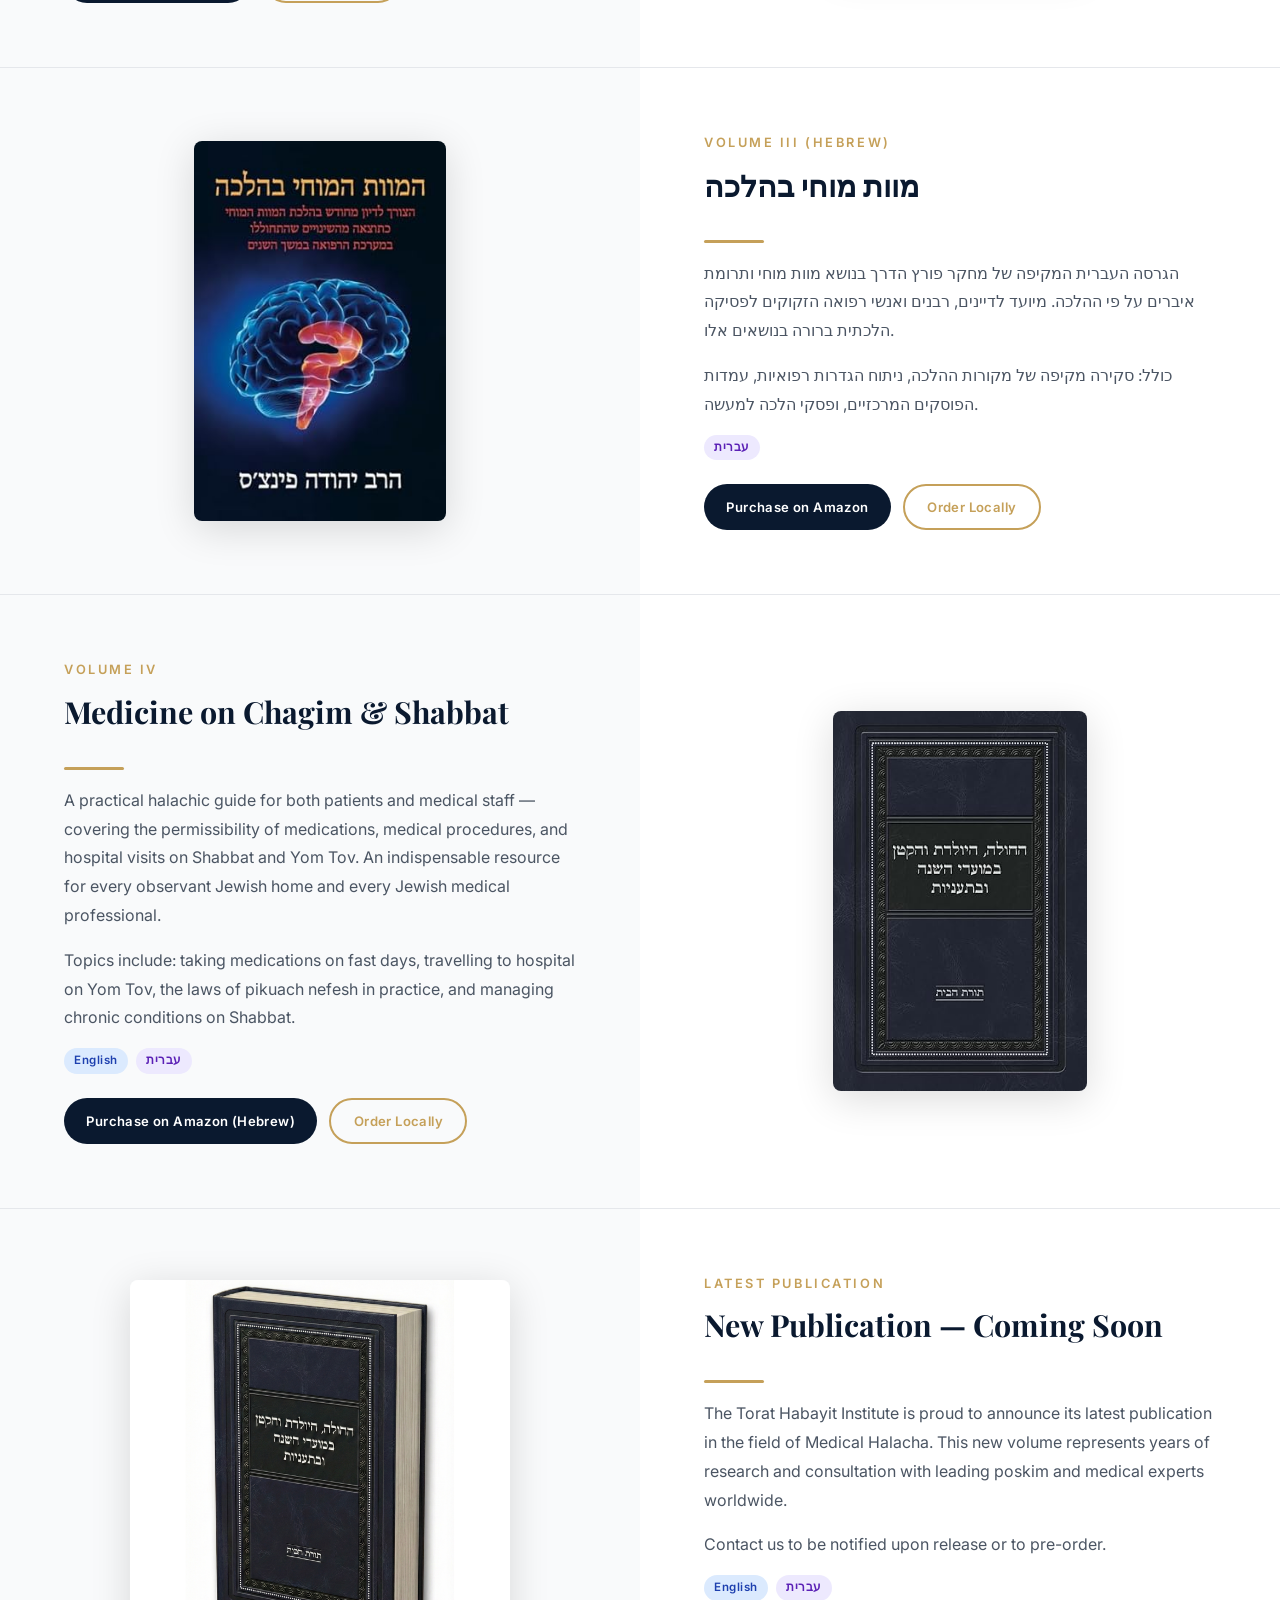
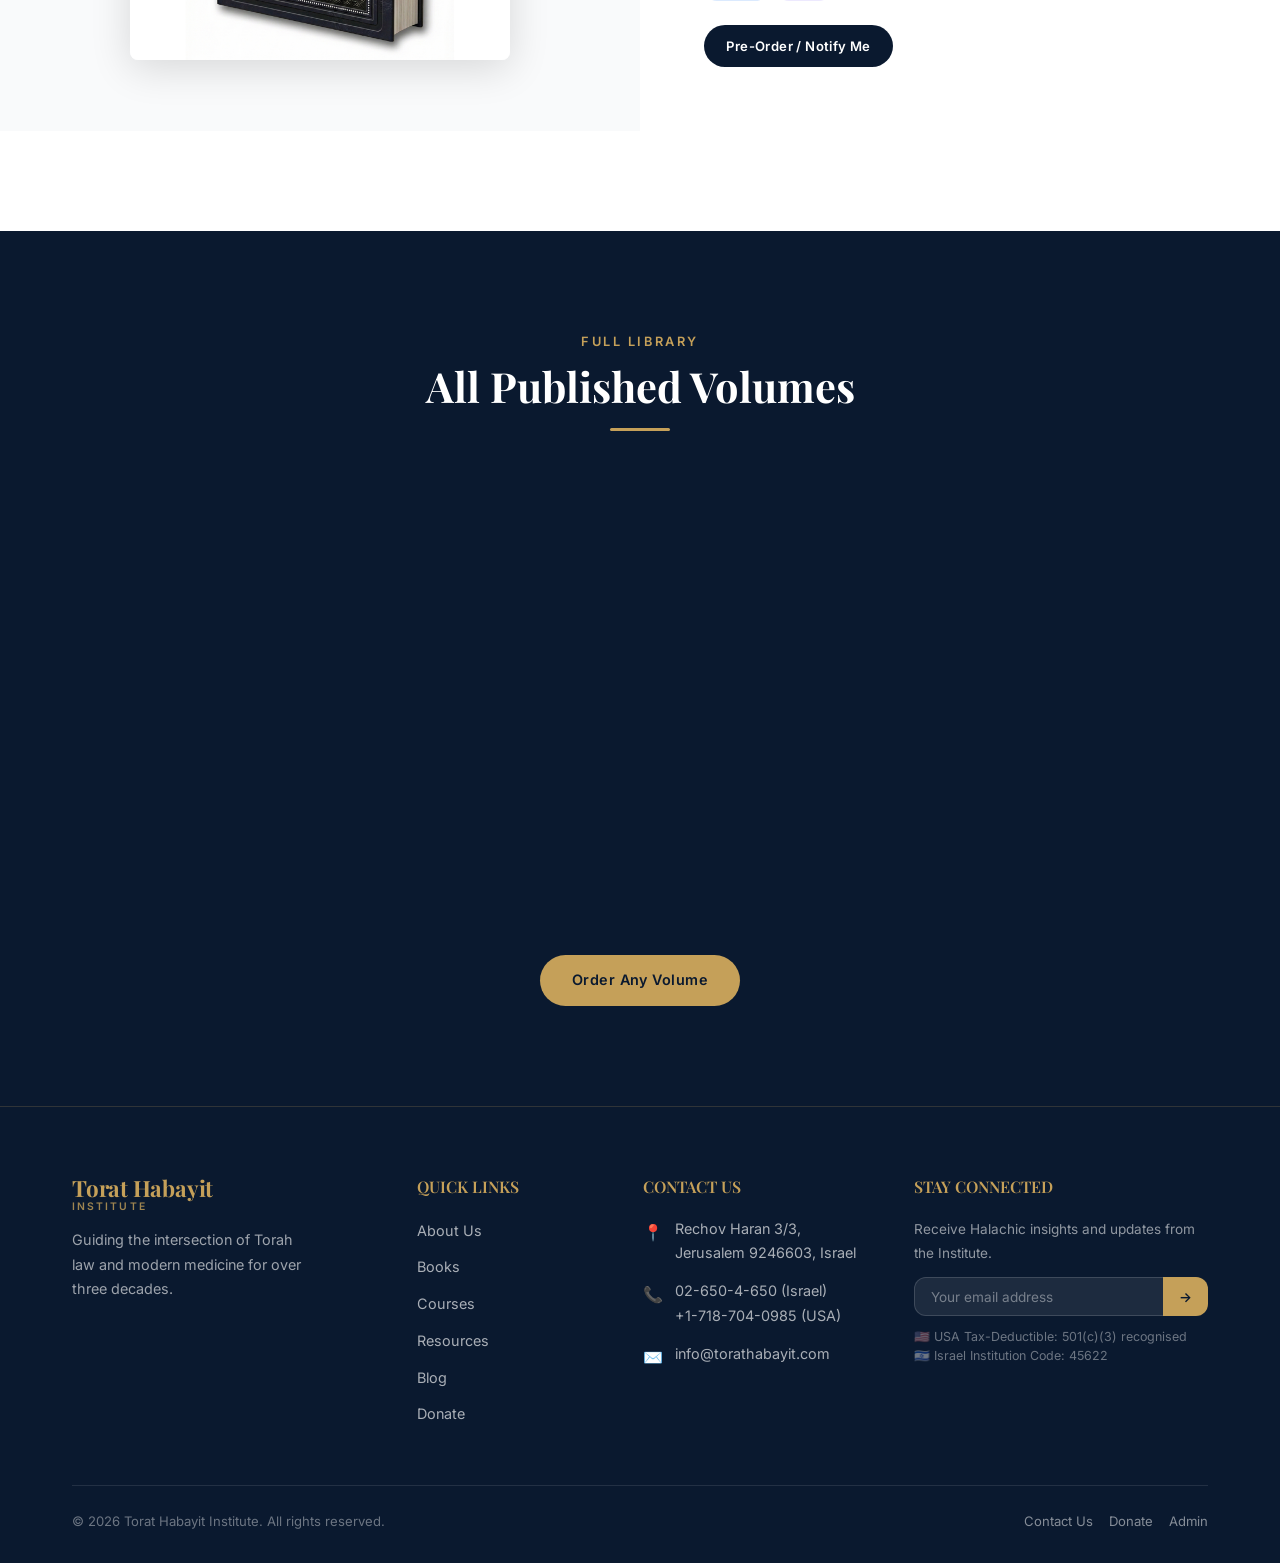
<file: books.html>
<!DOCTYPE html>
<html lang="en">
<head>
  <meta charset="UTF-8">
  <meta name="viewport" content="width=device-width, initial-scale=1.0">
  <title>Publications – Torat Habayit Institute</title>
  <meta name="description" content="Published works by the Torat Habayit Institute on Medical Halacha — available in Hebrew and English.">
  <link rel="canonical" href="https://torathabayit.com/books.html">
  <link rel="icon" type="image/svg+xml" href="favicon.svg">
  <link rel="icon" type="image/png" sizes="64x64" href="favicon.png">
  <link rel="apple-touch-icon" href="favicon.png">
  <meta property="og:type" content="website">
  <meta property="og:site_name" content="Torat Habayit Institute">
  <meta property="og:title" content="Publications – Torat Habayit Institute">
  <meta property="og:description" content="Published works by the Torat Habayit Institute on Medical Halacha — available in Hebrew and English.">
  <meta property="og:url" content="https://torathabayit.com/books.html">
  <meta property="og:image" content="https://torathabayit.com/images/home/Ramat%20Gan%20Conference.jpeg">
  <meta name="twitter:card" content="summary_large_image">
  <link rel="stylesheet" href="css/main.css">
  <style>
    .book-row { margin-bottom: 0; }
    .book-row + .book-row { border-top: 1px solid var(--gray-200); }
    .book-cover-wrap {
      padding: 3rem;
      display: flex;
      align-items: center;
      justify-content: center;
      background: var(--gray-soft);
    }
    .book-cover-wrap img {
      max-height: 380px;
      width: auto;
      border-radius: 8px;
      box-shadow: var(--shadow-lg);
      transition: transform 0.4s ease;
    }
    .book-cover-wrap:hover img { transform: scale(1.04) rotate(-1deg); }
    .book-info-wrap {
      padding: 4rem;
      display: flex;
      flex-direction: column;
      justify-content: center;
      background: var(--white);
    }
    .book-info-wrap.bg-gray { background: var(--gray-soft); }
    .book-cover-wrap.bg-white { background: var(--white); }
    .book-title { color: var(--navy); margin: 0.5rem 0 1rem; font-size: 1.9rem; }
    .book-desc { color: var(--gray-600); line-height: 1.8; margin-bottom: 0.75rem; }
    .book-langs {
      display: flex;
      gap: 0.5rem;
      margin-bottom: 1.5rem;
      flex-wrap: wrap;
    }
    .book-actions { display: flex; gap: 0.75rem; flex-wrap: wrap; }
  </style>
</head>
<body>

<div id="header-placeholder"></div>
<noscript>
  <nav style="padding:1rem; background:#0A192F; text-align:center; line-height:2;">
    <a style="color:#fff; margin:0 0.6rem;" href="index.html">Home</a>
    <a style="color:#fff; margin:0 0.6rem;" href="about.html">About Us</a>
    <a style="color:#fff; margin:0 0.6rem;" href="books.html">Books</a>
    <a style="color:#fff; margin:0 0.6rem;" href="courses.html">Courses</a>
    <a style="color:#fff; margin:0 0.6rem;" href="resources.html">Resources</a>
    <a style="color:#fff; margin:0 0.6rem;" href="blog.html">Blog</a>
    <a style="color:#fff; margin:0 0.6rem;" href="gallery.html">Gallery</a>
    <a style="color:#fff; margin:0 0.6rem;" href="contact.html">Contact</a>
    <a style="color:#C5A059; margin:0 0.6rem;" href="donations.html">Donate</a>
  </nav>
</noscript>

<!-- ─── Hero ─── -->
<section class="page-hero">
  <div class="container">
    <span class="eyebrow" data-i18n="book_hero_eyebrow">Scholarship</span>
    <h1 data-i18n="book_hero_title">Published Works by Torat Habayit</h1>
    <div class="gold-divider" style="margin:1rem 0;"></div>
    <p data-i18n="book_hero_sub">Twelve volumes of rigorous Medical-Halachic research — essential references for rabbis, physicians, and scholars.</p>
  </div>
</section>

<!-- ─── Books List ─── -->
<section class="section section-white" style="padding-top:0;">

  <!-- Book 1 -->
  <div class="book-row">
    <div class="zebra-row">
      <div class="zebra-image book-cover-wrap">
        <img src="images/books/ANH Book.jpg" alt="Nutrition and Hydration in Halacha">
      </div>
      <div class="zebra-text book-info-wrap">
        <span class="eyebrow" data-i18n="book_1_eyebrow">Volume I</span>
        <h2 class="book-title" data-i18n="book_1_title">Nutrition and Hydration in Halacha</h2>
        <div class="gold-divider"></div>
        <p class="book-desc" data-i18n="book_1_desc1">A comprehensive examination of the halachic issues surrounding artificial nutrition and hydration (ANH) in end-of-life care. This landmark volume provides the framework for rabbis and medical professionals navigating some of the most emotionally and spiritually challenging decisions a family can face.</p>
        <p class="book-desc" data-i18n="book_1_desc2">Topics include: the status of a gosés, when withholding nutrition is permitted, the halachic view of palliative care, and the obligations of physicians under Jewish law.</p>
        <div class="book-langs">
          <span class="badge badge-eng">English</span>
          <span class="badge badge-heb">עברית</span>
        </div>
        <div class="book-actions">
          <a href="https://www.amazon.com/dp/1958542776" target="_blank" rel="noopener" class="btn btn-navy btn-sm" data-i18n="book_1_btn1">Purchase on Amazon</a>
          <a href="contact.html" class="btn btn-outline-gold btn-sm" data-i18n="book_1_btn2">Order Locally</a>
        </div>
      </div>
    </div>
  </div>

  <!-- Book 2 -->
  <div class="book-row">
    <div class="zebra-row">
      <div class="zebra-text book-info-wrap bg-gray" style="order:1;">
        <span class="eyebrow" data-i18n="book_2_eyebrow">Volume II (English)</span>
        <h2 class="book-title" data-i18n="book_2_title">Brain Death in Halacha</h2>
        <div class="gold-divider"></div>
        <p class="book-desc" data-i18n="book_2_desc1">One of the most complex and urgent debates in contemporary Halacha — this volume presents a thorough analysis of the halachic status of brain death and its direct implications for organ donation. Written for both halachic authorities and medical professionals.</p>
        <p class="book-desc" data-i18n="book_2_desc2">Covers: definitions of death in halachic literature, clinical criteria for brain death, the organ donation controversy, and the rulings of major contemporary poskim.</p>
        <div class="book-langs">
          <span class="badge badge-eng">English</span>
        </div>
        <div class="book-actions">
          <a href="https://www.amazon.com/dp/1958542164" target="_blank" rel="noopener" class="btn btn-navy btn-sm" data-i18n="book_2_btn1">Purchase on Amazon</a>
          <a href="contact.html" class="btn btn-outline-gold btn-sm" data-i18n="book_2_btn2">Order Locally</a>
        </div>
      </div>
      <div class="zebra-image book-cover-wrap bg-white" style="order:2;">
        <img src="images/books/BD EN Book.jpg" alt="Brain Death in Halacha (English)">
      </div>
    </div>
  </div>

  <!-- Book 3 -->
  <div class="book-row">
    <div class="zebra-row">
      <div class="zebra-image book-cover-wrap">
        <img src="images/books/BD HE Book.jpg" alt="Brain Death in Halacha (Hebrew)">
      </div>
      <div class="zebra-text book-info-wrap">
        <span class="eyebrow" data-i18n="book_3_eyebrow">Volume III (Hebrew)</span>
        <h2 class="book-title" data-i18n="book_3_title">מוות מוחי בהלכה</h2>
        <div class="gold-divider"></div>
        <p class="book-desc" data-i18n="book_3_desc1">הגרסה העברית המקיפה של מחקר פורץ הדרך בנושא מוות מוחי ותרומת איברים על פי ההלכה. מיועד לדיינים, רבנים ואנשי רפואה הזקוקים לפסיקה הלכתית ברורה בנושאים אלו.</p>
        <p class="book-desc" data-i18n="book_3_desc2">כולל: סקירה מקיפה של מקורות ההלכה, ניתוח הגדרות רפואיות, עמדות הפוסקים המרכזיים, ופסקי הלכה למעשה.</p>
        <div class="book-langs">
          <span class="badge badge-heb">עברית</span>
        </div>
        <div class="book-actions">
          <a href="https://www.amazon.com/dp/1958542172" target="_blank" rel="noopener" class="btn btn-navy btn-sm" data-i18n="book_3_btn1">Purchase on Amazon</a>
          <a href="contact.html" class="btn btn-outline-gold btn-sm" data-i18n="book_3_btn2">Order Locally</a>
        </div>
      </div>
    </div>
  </div>

  <!-- Book 4 -->
  <div class="book-row">
    <div class="zebra-row">
      <div class="zebra-text book-info-wrap bg-gray" style="order:1;">
        <span class="eyebrow" data-i18n="book_4_eyebrow">Volume IV</span>
        <h2 class="book-title" data-i18n="book_4_title">Medicine on Chagim &amp; Shabbat</h2>
        <div class="gold-divider"></div>
        <p class="book-desc" data-i18n="book_4_desc1">A practical halachic guide for both patients and medical staff — covering the permissibility of medications, medical procedures, and hospital visits on Shabbat and Yom Tov. An indispensable resource for every observant Jewish home and every Jewish medical professional.</p>
        <p class="book-desc" data-i18n="book_4_desc2">Topics include: taking medications on fast days, travelling to hospital on Yom Tov, the laws of pikuach nefesh in practice, and managing chronic conditions on Shabbat.</p>
        <div class="book-langs">
          <span class="badge badge-eng">English</span>
          <span class="badge badge-heb">עברית</span>
        </div>
        <div class="book-actions">
          <a href="https://www.amazon.com/dp/1958542571" target="_blank" rel="noopener" class="btn btn-navy btn-sm" data-i18n="book_4_btn1">Purchase on Amazon (Hebrew)</a>
          <a href="contact.html" class="btn btn-outline-gold btn-sm" data-i18n="book_4_btn2">Order Locally</a>
        </div>
      </div>
      <div class="zebra-image book-cover-wrap bg-white" style="order:2;">
        <img src="images/books/Chagim Book.jpg" alt="Medicine on Chagim">
      </div>
    </div>
  </div>

  <!-- Book 5 -->
  <div class="book-row">
    <div class="zebra-row">
      <div class="zebra-image book-cover-wrap">
        <img src="images/books/new book.png" alt="New Publication">
      </div>
      <div class="zebra-text book-info-wrap">
        <span class="eyebrow" data-i18n="book_5_eyebrow">Latest Publication</span>
        <h2 class="book-title" data-i18n="book_5_title">New Publication — Coming Soon</h2>
        <div class="gold-divider"></div>
        <p class="book-desc" data-i18n="book_5_desc1">The Torat Habayit Institute is proud to announce its latest publication in the field of Medical Halacha. This new volume represents years of research and consultation with leading poskim and medical experts worldwide.</p>
        <p class="book-desc" data-i18n="book_5_desc2">Contact us to be notified upon release or to pre-order.</p>
        <div class="book-langs">
          <span class="badge badge-eng">English</span>
          <span class="badge badge-heb">עברית</span>
        </div>
        <div class="book-actions">
          <a href="contact.html" class="btn btn-navy btn-sm" data-i18n="book_5_btn1">Pre-Order / Notify Me</a>
        </div>
      </div>
    </div>
  </div>

</section>

<!-- ─── Volume Library ─── -->
<section class="section section-navy">
  <div class="container">
    <div class="section-header centered">
      <span class="eyebrow" data-i18n="book_lib_eyebrow">Full Library</span>
      <h2 style="color:var(--white);" data-i18n="book_lib_title">All Published Volumes</h2>
      <div class="gold-divider centered"></div>
    </div>
    <div class="grid-3" id="book-lib-grid">
      <!-- Generated by JS -->
    </div>
    <div style="text-align:center; margin-top:2.5rem;">
      <a href="contact.html" class="btn btn-gold" data-i18n="book_lib_btn">Order Any Volume</a>
    </div>
  </div>
</section>

<div id="footer-placeholder"></div>

<script src="js/translations.js"></script>
<script src="js/i18n.js"></script>
<script src="js/components.js"></script>
<script src="js/main.js"></script>
<script>
document.addEventListener('DOMContentLoaded', () => {
  const titles = [
    'Nutrition & Hydration in Halacha',
    'Brain Death in Halacha (English)',
    'מוות מוחי בהלכה (Hebrew)',
    'Medicine on Chagim & Shabbat',
    'Fertility & Assisted Reproduction',
    'Genetics in Halacha',
    'End-of-Life Care: A Halachic Guide',
    'Child Protection in Jewish Law',
    'COVID-19 & Halacha',
    'Mental Health & Halacha',
    'Organ Donation: A Practical Guide',
    'New Publication (2026)'
  ];
  
  const grid = document.getElementById('book-lib-grid');
  grid.innerHTML = titles.map((title, i) => `
    <div style="background:rgba(255,255,255,0.05); border:1px solid rgba(197,160,89,0.2); border-radius:var(--radius); padding:1.25rem 1.5rem; display:flex; align-items:center; gap:1rem;" class="fade-up">
      <span style="color:var(--gold); font-family:'Playfair Display',serif; font-size:1.5rem; font-weight:700; min-width:2rem;">${String(i+1).padStart(2,'0')}</span>
      <span style="color:rgba(255,255,255,0.85); font-size:0.9rem;" data-i18n="book_lib_item_${i+1}">${title}</span>
    </div>`).join('');
});
</script>
</body>
</html>
</file>
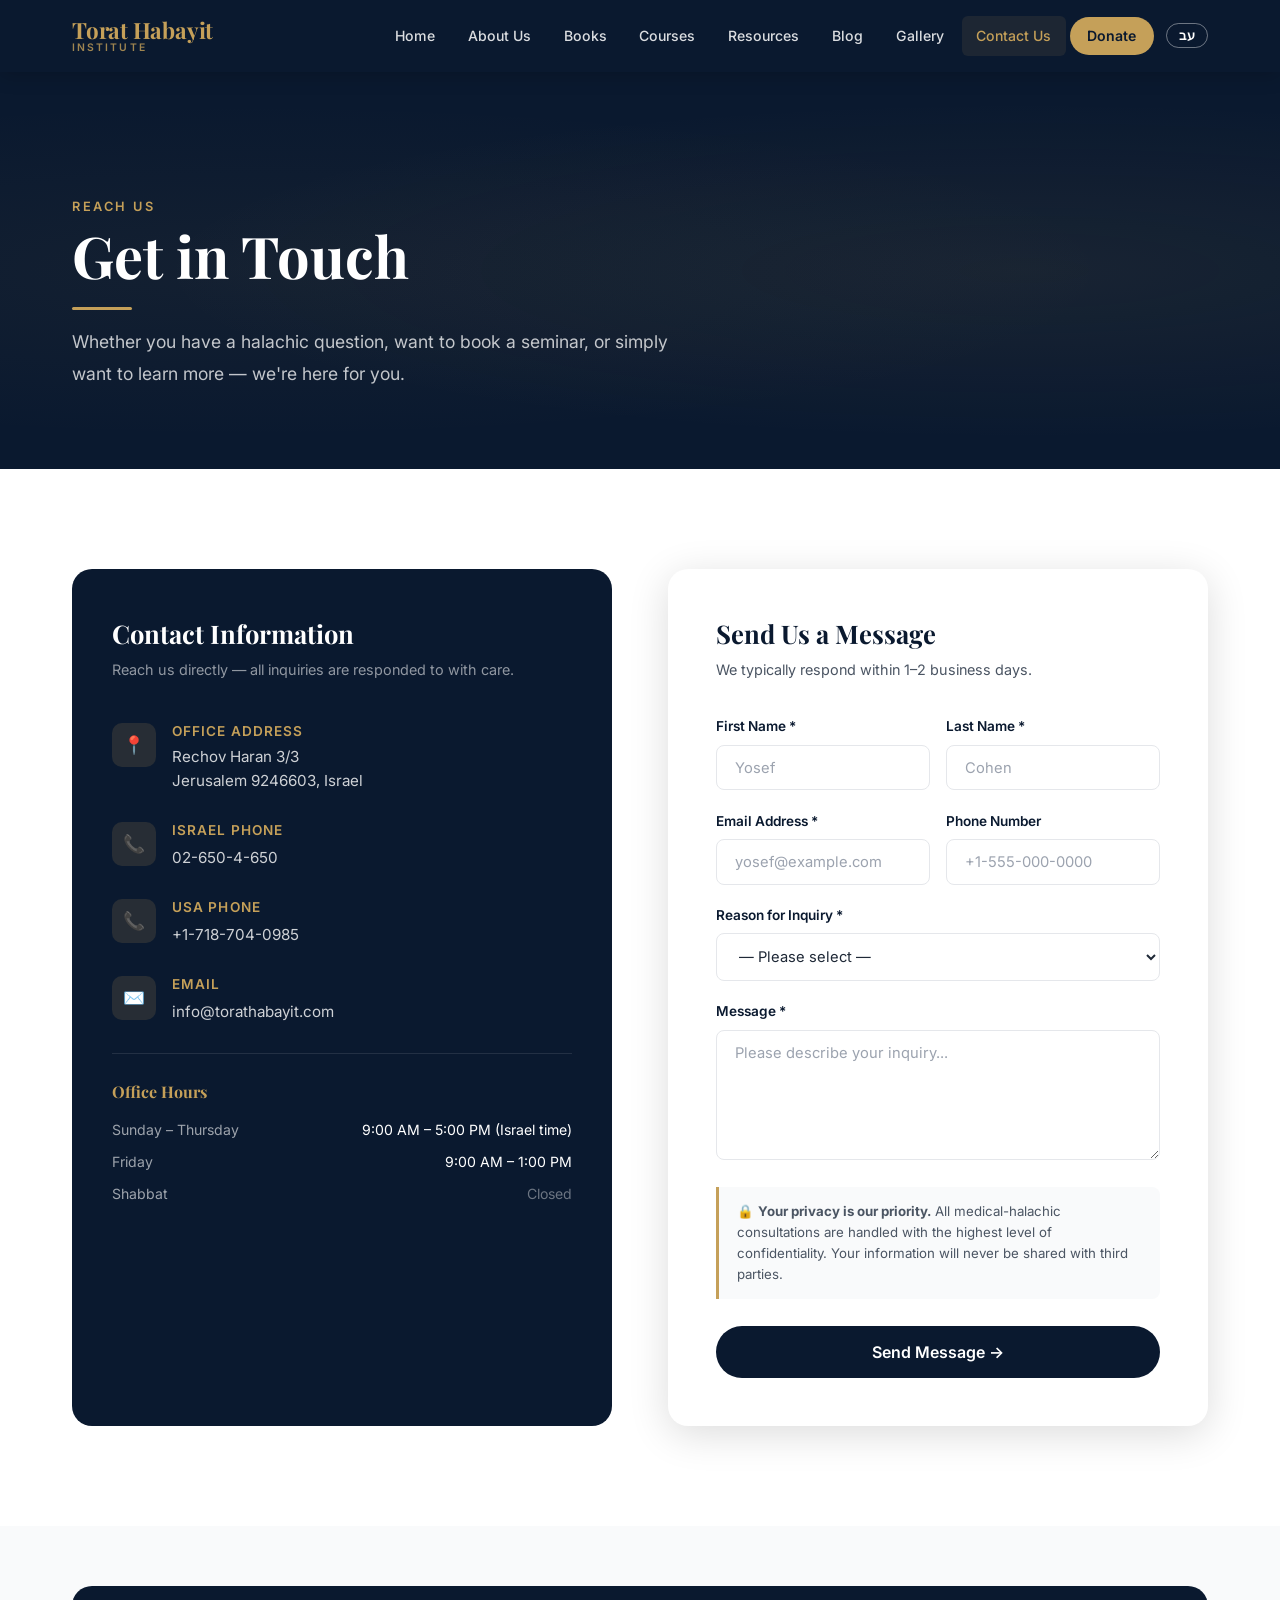
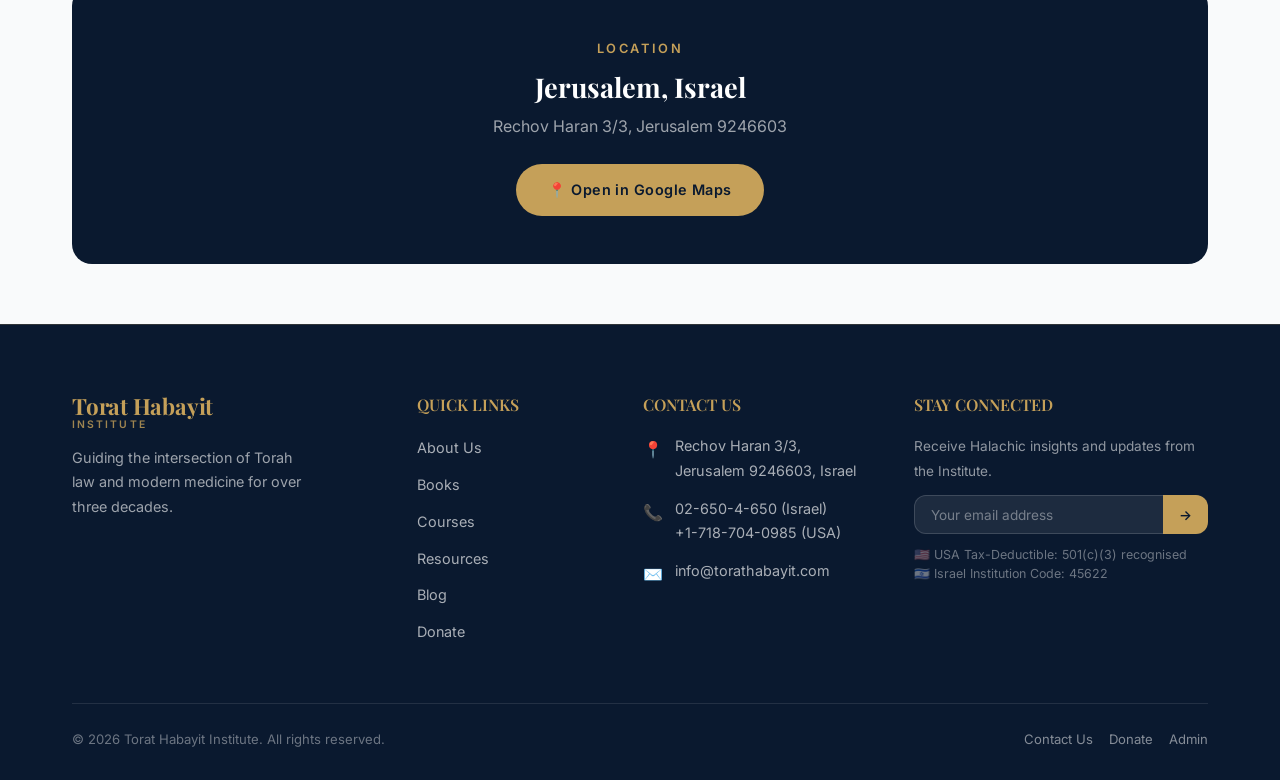
<file: contact.html>
<!DOCTYPE html>
<html lang="en">
<head>
  <meta charset="UTF-8">
  <meta name="viewport" content="width=device-width, initial-scale=1.0">
  <title>Contact Us – Torat Habayit Institute</title>
  <meta name="description" content="Contact the Torat Habayit Institute for halachic consultations, seminar bookings, and general inquiries.">
  <link rel="canonical" href="https://torathabayit.com/contact.html">
  <link rel="icon" type="image/svg+xml" href="favicon.svg">
  <link rel="icon" type="image/png" sizes="64x64" href="favicon.png">
  <link rel="apple-touch-icon" href="favicon.png">
  <meta property="og:type" content="website">
  <meta property="og:site_name" content="Torat Habayit Institute">
  <meta property="og:title" content="Contact Us – Torat Habayit Institute">
  <meta property="og:description" content="Contact the Torat Habayit Institute for halachic consultations, seminar bookings, and general inquiries.">
  <meta property="og:url" content="https://torathabayit.com/contact.html">
  <meta property="og:image" content="https://torathabayit.com/images/home/Ramat%20Gan%20Conference.jpeg">
  <meta name="twitter:card" content="summary_large_image">
  <link rel="stylesheet" href="css/main.css">
  <style>
    .contact-info-card {
      background: var(--navy);
      border-radius: var(--radius-lg);
      padding: 3rem 2.5rem;
      height: 100%;
    }
    .contact-info-item {
      display: flex;
      gap: 1rem;
      margin-bottom: 1.75rem;
      align-items: flex-start;
    }
    .contact-info-icon {
      width: 44px; height: 44px;
      background: rgba(197,160,89,0.15);
      border-radius: 10px;
      display: flex; align-items: center; justify-content: center;
      font-size: 1.1rem;
      flex-shrink: 0;
    }
    .contact-info-text h4 { color: var(--gold); font-size: 0.85rem; font-family: 'Inter', sans-serif; font-weight: 600; text-transform: uppercase; letter-spacing: 0.08em; margin-bottom: 0.3rem; }
    .contact-info-text p, .contact-info-text a { color: rgba(255,255,255,0.8); font-size: 0.95rem; line-height: 1.6; }
    .contact-info-text a:hover { color: var(--gold); }
    .form-container {
      background: var(--white);
      border-radius: var(--radius-lg);
      padding: 3rem;
      box-shadow: var(--shadow-lg);
    }
    .submit-btn {
      background: var(--navy);
      color: var(--white);
      padding: 1rem 2.5rem;
      border-radius: 50px;
      font-size: 1rem;
      font-weight: 600;
      border: none;
      cursor: pointer;
      width: 100%;
      transition: var(--transition);
      margin-top: 0.5rem;
    }
    .submit-btn:hover { background: var(--navy-light); transform: translateY(-2px); box-shadow: 0 8px 25px rgba(10,25,47,0.3); }
  </style>
</head>
<body>

<div id="header-placeholder"></div>
<noscript>
  <nav style="padding:1rem; background:#0A192F; text-align:center; line-height:2;">
    <a style="color:#fff; margin:0 0.6rem;" href="index.html">Home</a>
    <a style="color:#fff; margin:0 0.6rem;" href="about.html">About Us</a>
    <a style="color:#fff; margin:0 0.6rem;" href="books.html">Books</a>
    <a style="color:#fff; margin:0 0.6rem;" href="courses.html">Courses</a>
    <a style="color:#fff; margin:0 0.6rem;" href="resources.html">Resources</a>
    <a style="color:#fff; margin:0 0.6rem;" href="blog.html">Blog</a>
    <a style="color:#fff; margin:0 0.6rem;" href="gallery.html">Gallery</a>
    <a style="color:#fff; margin:0 0.6rem;" href="contact.html">Contact</a>
    <a style="color:#C5A059; margin:0 0.6rem;" href="donations.html">Donate</a>
  </nav>
</noscript>

<!-- ─── Hero ─── -->
<section class="page-hero">
  <div class="container">
    <span class="eyebrow" data-i18n="contact_hero_eyebrow">Reach Us</span>
    <h1 data-i18n="contact_hero_title">Get in Touch</h1>
    <div class="gold-divider" style="margin:1rem 0;"></div>
    <p data-i18n="contact_hero_sub">Whether you have a halachic question, want to book a seminar, or simply want to learn more — we're here for you.</p>
  </div>
</section>

<!-- ─── Contact Main ─── -->
<section class="section section-white">
  <div class="container">
    <div class="grid-2" style="gap:3.5rem; align-items:start;">

      <!-- Left: Info -->
      <div class="contact-info-card">
        <h2 style="color:var(--white); margin-bottom:0.5rem; font-size:1.6rem;" data-i18n="contact_info_title">Contact Information</h2>
        <p style="color:rgba(255,255,255,0.55); margin-bottom:2.5rem; font-size:0.9rem;" data-i18n="contact_info_sub">Reach us directly — all inquiries are responded to with care.</p>

        <div class="contact-info-item">
          <div class="contact-info-icon">📍</div>
          <div class="contact-info-text">
            <h4 data-i18n="contact_office_title">Office Address</h4>
            <p data-i18n="contact_office_address">Rechov Haran 3/3<br>Jerusalem 9246603, Israel</p>
          </div>
        </div>

        <div class="contact-info-item">
          <div class="contact-info-icon">📞</div>
          <div class="contact-info-text">
            <h4 data-i18n="contact_phone_il">Israel Phone</h4>
            <a href="tel:026504650">02-650-4-650</a>
          </div>
        </div>

        <div class="contact-info-item">
          <div class="contact-info-icon">📞</div>
          <div class="contact-info-text">
            <h4 data-i18n="contact_phone_us">USA Phone</h4>
            <a href="tel:+17187040985">+1-718-704-0985</a>
          </div>
        </div>

        <div class="contact-info-item">
          <div class="contact-info-icon">✉️</div>
          <div class="contact-info-text">
            <h4 data-i18n="contact_email">Email</h4>
            <a href="mailto:info@torathabayit.com">info@torathabayit.com</a>
          </div>
        </div>

        <div style="border-top:1px solid rgba(255,255,255,0.1); margin-top:1.5rem; padding-top:1.75rem;">
          <h3 style="color:var(--gold); font-size:1rem; margin-bottom:1rem;" data-i18n="contact_hours_title">Office Hours</h3>
          <div style="display:grid; gap:0.5rem;">
            <div style="display:flex; justify-content:space-between; font-size:0.88rem;">
              <span style="color:rgba(255,255,255,0.6);" data-i18n="contact_hours_sun">Sunday – Thursday</span>
              <span style="color:var(--white);" data-i18n="contact_hours_sun_time">9:00 AM – 5:00 PM (Israel time)</span>
            </div>
            <div style="display:flex; justify-content:space-between; font-size:0.88rem;">
              <span style="color:rgba(255,255,255,0.6);" data-i18n="contact_hours_fri">Friday</span>
              <span style="color:var(--white);" data-i18n="contact_hours_fri_time">9:00 AM – 1:00 PM</span>
            </div>
            <div style="display:flex; justify-content:space-between; font-size:0.88rem;">
              <span style="color:rgba(255,255,255,0.6);" data-i18n="contact_hours_shabbat">Shabbat</span>
              <span style="color:rgba(255,255,255,0.4);" data-i18n="contact_hours_shabbat_time">Closed</span>
            </div>
          </div>
        </div>
      </div>

      <!-- Right: Form -->
      <div class="form-container">
        <h2 style="color:var(--navy); margin-bottom:0.5rem; font-size:1.6rem;" data-i18n="contact_form_title">Send Us a Message</h2>
        <p style="color:var(--gray-600); margin-bottom:2rem; font-size:0.9rem;" data-i18n="contact_form_sub">We typically respond within 1–2 business days.</p>

        <form id="contact-form" onsubmit="submitContactForm(event)">
          <div class="form-row">
            <div class="form-group">
              <label for="firstName" data-i18n="contact_form_fn">First Name *</label>
              <input type="text" id="firstName" name="firstName" class="form-control" placeholder="Yosef" required>
            </div>
            <div class="form-group">
              <label for="lastName" data-i18n="contact_form_ln">Last Name *</label>
              <input type="text" id="lastName" name="lastName" class="form-control" placeholder="Cohen" required>
            </div>
          </div>

          <div class="form-row">
            <div class="form-group">
              <label for="email" data-i18n="contact_form_email">Email Address *</label>
              <input type="email" id="email" name="email" class="form-control" placeholder="yosef@example.com" required>
            </div>
            <div class="form-group">
              <label for="phone" data-i18n="contact_form_phone">Phone Number</label>
              <input type="tel" id="phone" name="phone" class="form-control" placeholder="+1-555-000-0000">
            </div>
          </div>

          <div class="form-group">
            <label for="reason" data-i18n="contact_form_reason">Reason for Inquiry *</label>
            <select id="reason" name="reason" class="form-control" required>
              <option value="" disabled selected data-i18n="contact_form_reason_opt1">— Please select —</option>
              <option value="Medical-Halachic Consultation" data-i18n="contact_form_reason_opt2">Medical-Halachic Consultation</option>
              <option value="Book a Lecture / Seminar" data-i18n="contact_form_reason_opt3">Book a Lecture / Seminar</option>
              <option value="Publication Order" data-i18n="contact_form_reason_opt4">Publication Order</option>
              <option value="Donation Inquiry" data-i18n="contact_form_reason_opt5">Donation Inquiry</option>
              <option value="Media / Press" data-i18n="contact_form_reason_opt6">Media / Press</option>
              <option value="General Inquiry" data-i18n="contact_form_reason_opt7">General Inquiry</option>
            </select>
          </div>

          <div class="form-group">
            <label for="message" data-i18n="contact_form_msg">Message *</label>
            <textarea id="message" name="message" class="form-control" placeholder="Please describe your inquiry..." required></textarea>
          </div>

          <div class="privacy-note" data-i18n="contact_form_priv">
            🔒 <strong>Your privacy is our priority.</strong> All medical-halachic consultations are handled with the highest level of confidentiality. Your information will never be shared with third parties.
          </div>

          <button type="submit" class="submit-btn" id="submit-btn" data-i18n="contact_form_btn">Send Message →</button>
        </form>
      </div>

    </div>
  </div>
</section>

<!-- ─── Map Section ─── -->
<section class="section section-gray" style="padding:60px 0;">
  <div class="container">
    <div style="background:var(--navy); border-radius:var(--radius-lg); padding:3rem; text-align:center;">
      <span class="eyebrow" data-i18n="contact_map_eyebrow">Location</span>
      <h3 style="color:var(--white); margin:0.5rem 0 0.5rem;" data-i18n="contact_map_city">Jerusalem, Israel</h3>
      <p style="color:rgba(255,255,255,0.6); margin-bottom:1.5rem;" data-i18n="contact_map_address">Rechov Haran 3/3, Jerusalem 9246603</p>
      <a href="https://maps.google.com/?q=Rechov+Haran+3+Jerusalem+Israel" target="_blank" class="btn btn-gold" data-i18n="contact_map_btn">
        📍 Open in Google Maps
      </a>
    </div>
  </div>
</section>

<div id="footer-placeholder"></div>

<script src="js/translations.js"></script>
<script src="js/i18n.js"></script>
<script src="js/components.js"></script>
<script src="js/main.js"></script>
<script>
function submitContactForm(e) {
  e.preventDefault();
  const form = e.target;
  const btn = form.querySelector('#submit-btn');

  // Disable button and show loading state
  btn.disabled = true;
  btn.textContent = 'Sending...';

  // Create FormData from form
  const formData = new FormData(form);

  // Send via AJAX to PHP script
  fetch('send-email.php', {
    method: 'POST',
    body: formData
  })
  .then(response => response.json())
  .then(data => {
    if (data.success) {
      showToast(data.message, 'success');
      form.reset();
    } else {
      showToast(data.message, 'error');
    }
  })
  .catch(error => {
    console.error('Error:', error);
    showToast('Sorry, there was an error sending your message. Please try again.', 'error');
  })
  .finally(() => {
    // Re-enable button
    btn.disabled = false;
    btn.textContent = 'Send Message →';
  });
}
</script>
</body>
</html>
</file>
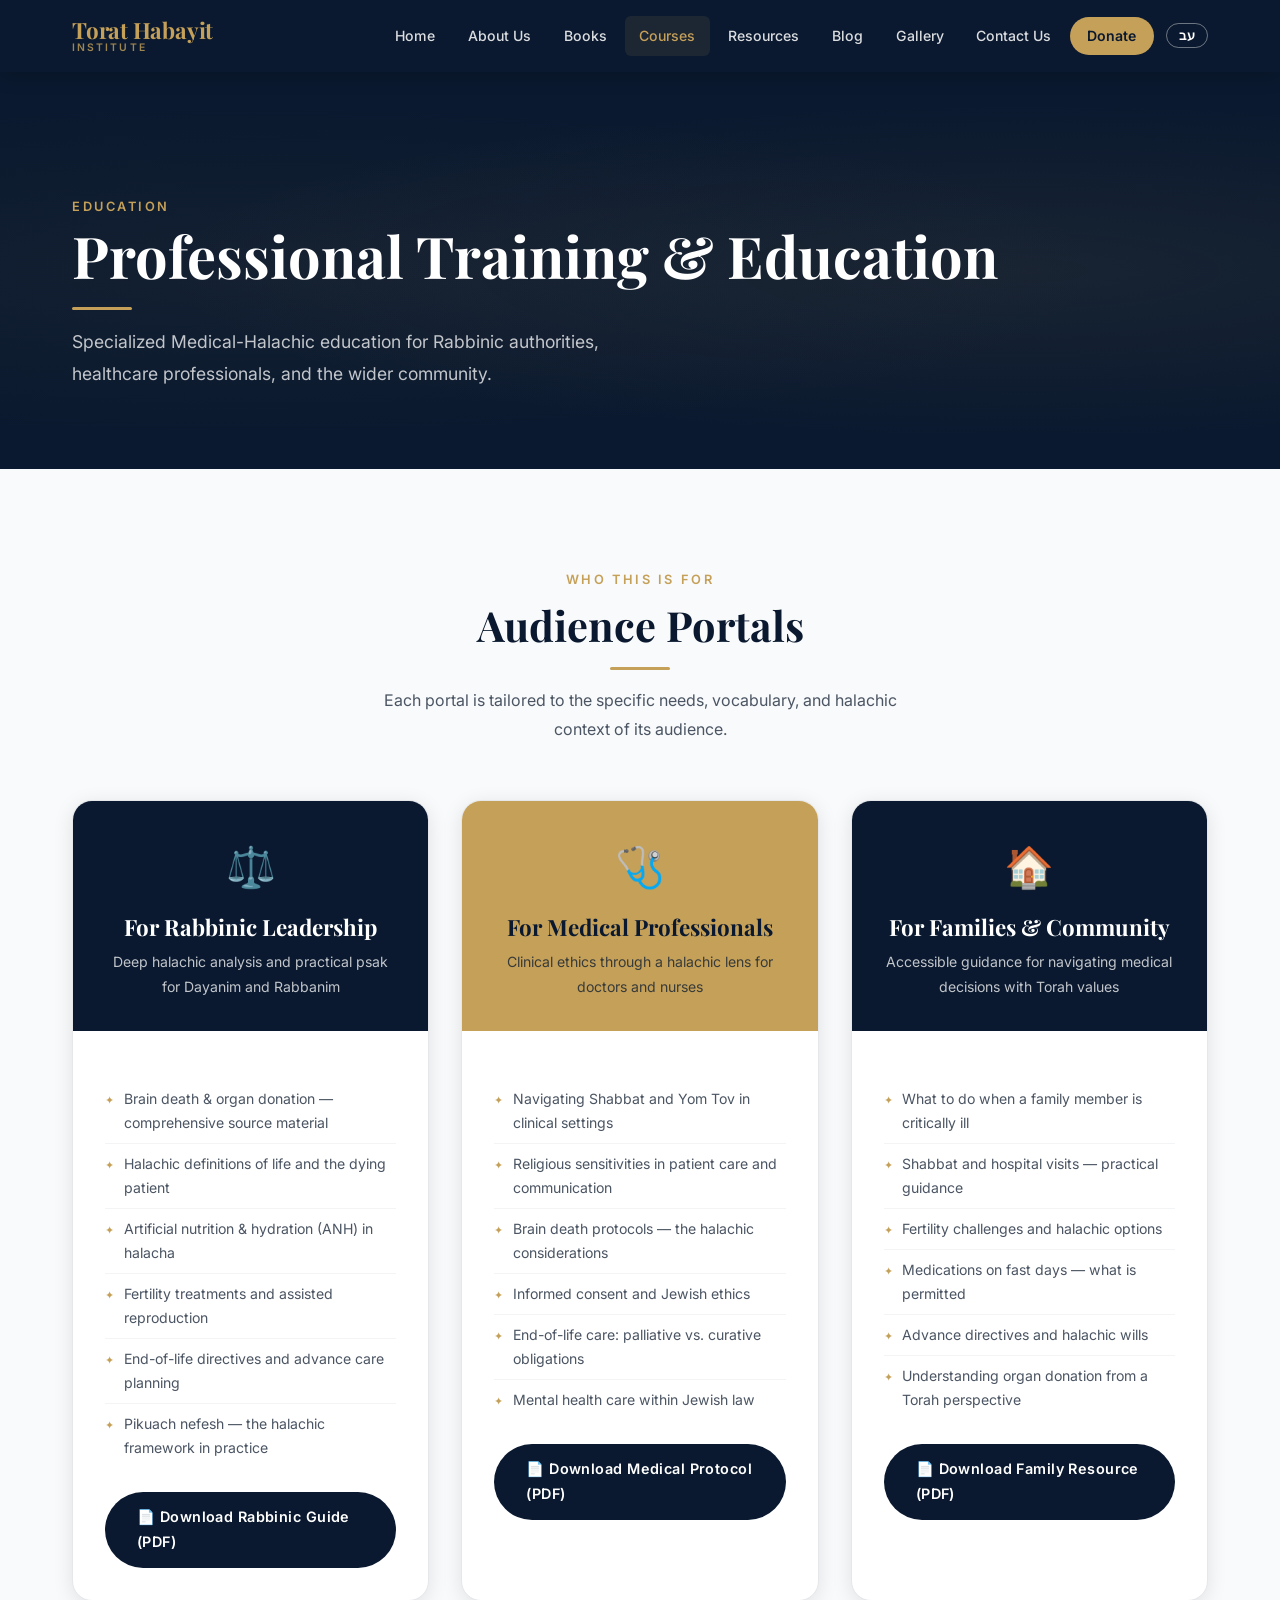
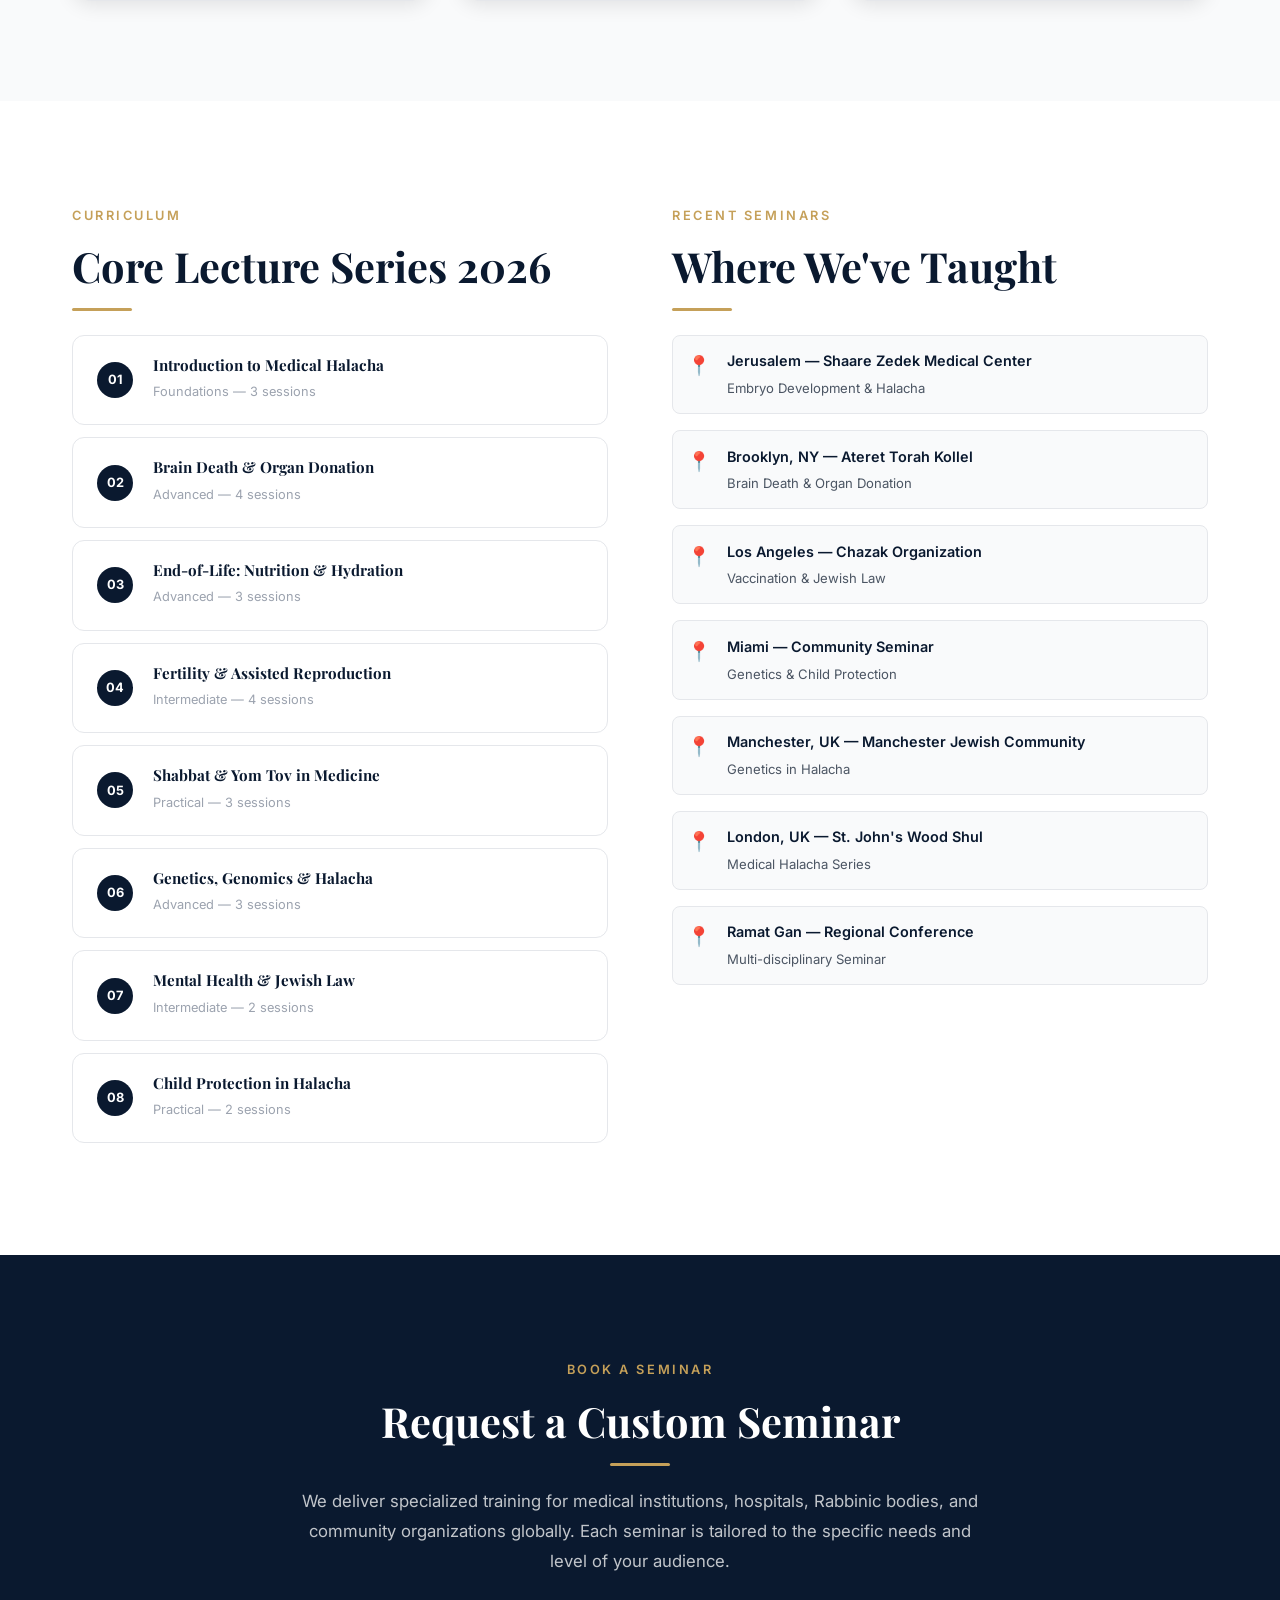
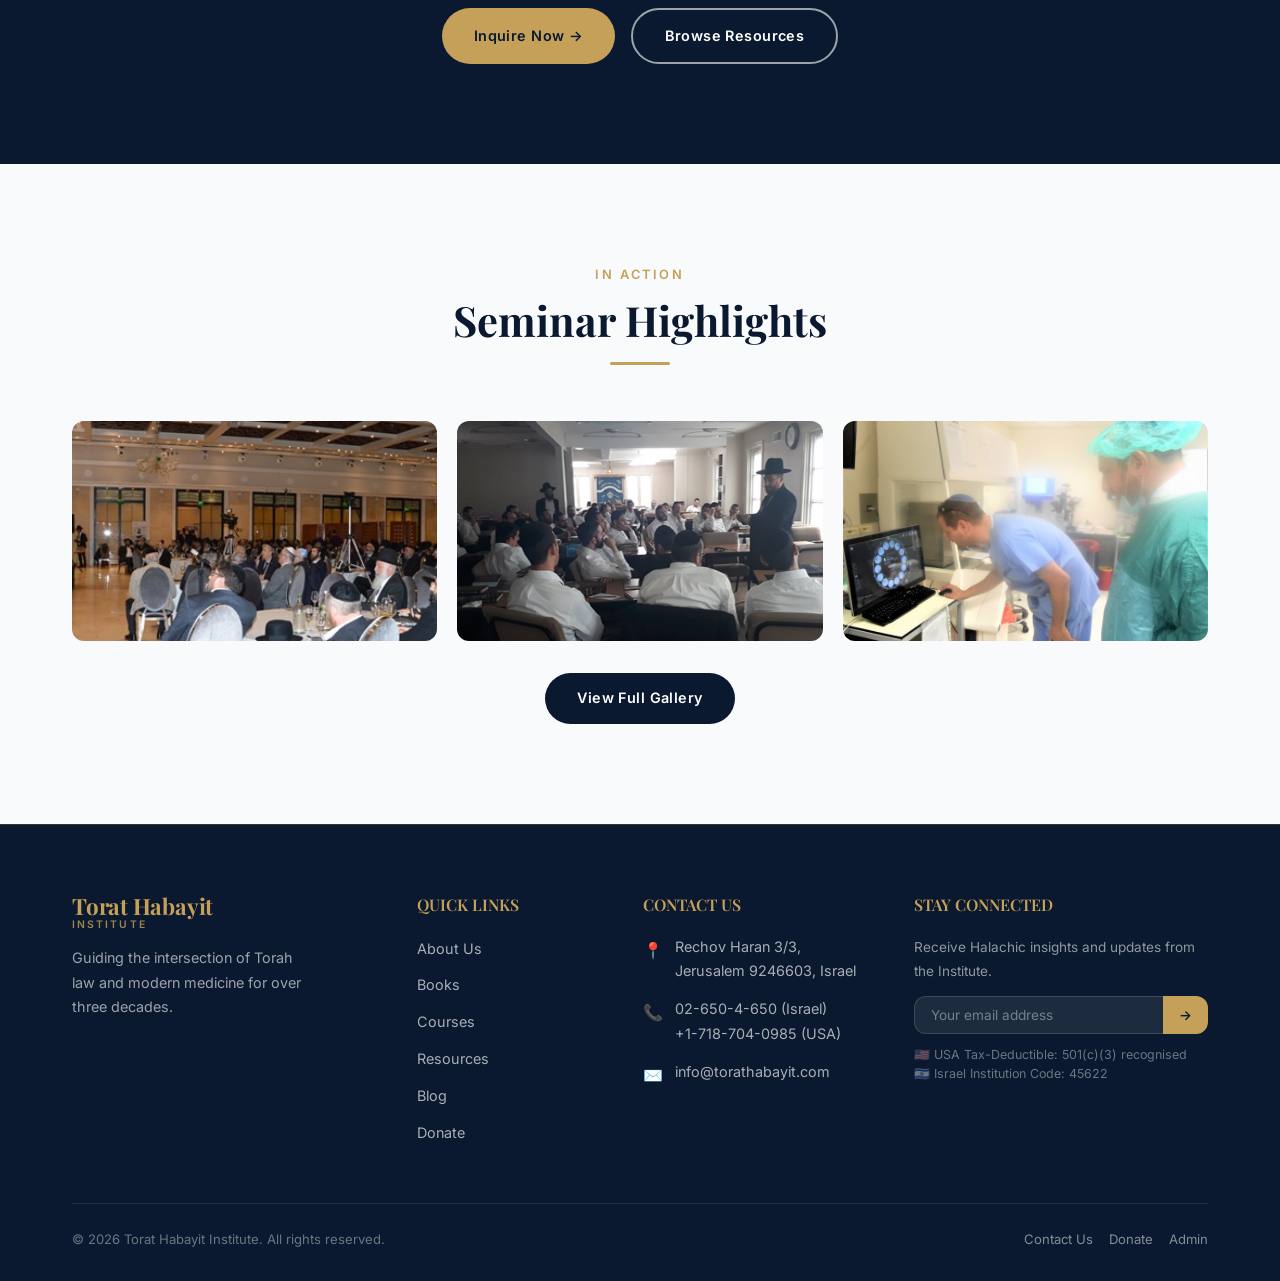
<file: courses.html>
<!DOCTYPE html>
<html lang="en">
<head>
  <meta charset="UTF-8">
  <meta name="viewport" content="width=device-width, initial-scale=1.0">
  <title>Courses &amp; Training – Torat Habayit Institute</title>
  <meta name="description" content="Professional training and educational seminars in Medical Halacha for Rabbis, Doctors, and the public.">
  <link rel="canonical" href="https://torathabayit.com/courses.html">
  <link rel="icon" type="image/svg+xml" href="favicon.svg">
  <link rel="icon" type="image/png" sizes="64x64" href="favicon.png">
  <link rel="apple-touch-icon" href="favicon.png">
  <meta property="og:type" content="website">
  <meta property="og:site_name" content="Torat Habayit Institute">
  <meta property="og:title" content="Courses &amp; Training – Torat Habayit Institute">
  <meta property="og:description" content="Professional training and educational seminars in Medical Halacha for Rabbis, Doctors, and the public.">
  <meta property="og:url" content="https://torathabayit.com/courses.html">
  <meta property="og:image" content="https://torathabayit.com/images/home/Ramat%20Gan%20Conference.jpeg">
  <meta name="twitter:card" content="summary_large_image">
  <link rel="stylesheet" href="css/main.css">
  <style>
    .portal-card {
      background: var(--white);
      border-radius: var(--radius-lg);
      overflow: hidden;
      box-shadow: var(--shadow-md);
      border: 1px solid var(--gray-200);
      transition: var(--transition);
    }
    .portal-card:hover { transform: translateY(-8px); box-shadow: var(--shadow-lg); }
    .portal-header {
      background: var(--navy);
      padding: 2rem;
      text-align: center;
      position: relative;
    }
    .portal-header.gold { background: var(--gold); }
    .portal-icon {
      font-size: 2.5rem;
      margin-bottom: 0.75rem;
    }
    .portal-header h3 { color: var(--white); font-size: 1.4rem; }
    .portal-header.gold h3 { color: var(--navy); }
    .portal-header p { color: rgba(255,255,255,0.75); font-size:0.88rem; margin-top:0.5rem; }
    .portal-header.gold p { color: rgba(10,25,47,0.75); }
    .portal-body { padding: 2rem; }
    .topic-list { margin: 1rem 0; }
    .topic-list li {
      display: flex;
      align-items: flex-start;
      gap: 0.6rem;
      padding: 0.5rem 0;
      border-bottom: 1px solid var(--gray-100);
      font-size: 0.88rem;
      color: var(--gray-600);
    }
    .topic-list li:last-child { border-bottom: none; }
    .topic-list li::before { content: '✦'; color: var(--gold); font-size: 0.7rem; margin-top: 0.25rem; flex-shrink: 0; }
    .curriculum-row {
      background: var(--white);
      border: 1px solid var(--gray-200);
      border-radius: var(--radius);
      padding: 1.25rem 1.5rem;
      margin-bottom: 0.75rem;
      display: flex;
      align-items: center;
      gap: 1.25rem;
      cursor: pointer;
      transition: var(--transition);
    }
    .curriculum-row:hover { border-color: var(--gold); background: rgba(197,160,89,0.02); }
    .curriculum-num {
      width: 36px; height: 36px;
      background: var(--navy);
      color: var(--white);
      border-radius: 50%;
      display: flex; align-items: center; justify-content: center;
      font-size: 0.8rem;
      font-weight: 700;
      flex-shrink: 0;
    }
    .curriculum-row h4 { font-size: 0.95rem; color: var(--navy); margin-bottom: 0.15rem; }
    .curriculum-row span { font-size: 0.8rem; color: var(--gray-400); }
  </style>
</head>
<body>

<div id="header-placeholder"></div>
<noscript>
  <nav style="padding:1rem; background:#0A192F; text-align:center; line-height:2;">
    <a style="color:#fff; margin:0 0.6rem;" href="index.html">Home</a>
    <a style="color:#fff; margin:0 0.6rem;" href="about.html">About Us</a>
    <a style="color:#fff; margin:0 0.6rem;" href="books.html">Books</a>
    <a style="color:#fff; margin:0 0.6rem;" href="courses.html">Courses</a>
    <a style="color:#fff; margin:0 0.6rem;" href="resources.html">Resources</a>
    <a style="color:#fff; margin:0 0.6rem;" href="blog.html">Blog</a>
    <a style="color:#fff; margin:0 0.6rem;" href="gallery.html">Gallery</a>
    <a style="color:#fff; margin:0 0.6rem;" href="contact.html">Contact</a>
    <a style="color:#C5A059; margin:0 0.6rem;" href="donations.html">Donate</a>
  </nav>
</noscript>

<!-- ─── Hero ─── -->
<section class="page-hero">
  <div class="container">
    <span class="eyebrow" data-i18n="course_hero_eyebrow">Education</span>
    <h1 data-i18n="course_hero_title">Professional Training &amp; Education</h1>
    <div class="gold-divider" style="margin:1rem 0;"></div>
    <p data-i18n="course_hero_sub">Specialized Medical-Halachic education for Rabbinic authorities, healthcare professionals, and the wider community.</p>
  </div>
</section>

<!-- ─── Portals ─── -->
<section class="section section-gray">
  <div class="container">
    <div class="section-header centered">
      <span class="eyebrow" data-i18n="course_portal_eyebrow">Who This Is For</span>
      <h2 style="color:var(--navy);" data-i18n="course_portal_title">Audience Portals</h2>
      <div class="gold-divider centered"></div>
      <p data-i18n="course_portal_sub">Each portal is tailored to the specific needs, vocabulary, and halachic context of its audience.</p>
    </div>
    <div class="grid-3">

      <!-- Rabbis -->
      <div class="portal-card fade-up">
        <div class="portal-header">
          <div class="portal-icon">⚖️</div>
          <h3 data-i18n="course_rabbi_title">For Rabbinic Leadership</h3>
          <p data-i18n="course_rabbi_sub">Deep halachic analysis and practical psak for Dayanim and Rabbanim</p>
        </div>
        <div class="portal-body">
          <ul class="topic-list">
            <li data-i18n="course_rabbi_1">Brain death & organ donation — comprehensive source material</li>
            <li data-i18n="course_rabbi_2">Halachic definitions of life and the dying patient</li>
            <li data-i18n="course_rabbi_3">Artificial nutrition & hydration (ANH) in halacha</li>
            <li data-i18n="course_rabbi_4">Fertility treatments and assisted reproduction</li>
            <li data-i18n="course_rabbi_5">End-of-life directives and advance care planning</li>
            <li data-i18n="course_rabbi_6">Pikuach nefesh — the halachic framework in practice</li>
          </ul>
          <a href="image/haskampot/Lecture Series - Rabbis- 2026.pdf" target="_blank" class="btn btn-navy" style="width:100%; justify-content:center; margin-top:0.5rem;" data-i18n="course_rabbi_btn">
            📄 Download Rabbinic Guide (PDF)
          </a>
        </div>
      </div>

      <!-- Doctors -->
      <div class="portal-card fade-up">
        <div class="portal-header gold">
          <div class="portal-icon">🩺</div>
          <h3 data-i18n="course_doc_title">For Medical Professionals</h3>
          <p data-i18n="course_doc_sub">Clinical ethics through a halachic lens for doctors and nurses</p>
        </div>
        <div class="portal-body">
          <ul class="topic-list">
            <li data-i18n="course_doc_1">Navigating Shabbat and Yom Tov in clinical settings</li>
            <li data-i18n="course_doc_2">Religious sensitivities in patient care and communication</li>
            <li data-i18n="course_doc_3">Brain death protocols — the halachic considerations</li>
            <li data-i18n="course_doc_4">Informed consent and Jewish ethics</li>
            <li data-i18n="course_doc_5">End-of-life care: palliative vs. curative obligations</li>
            <li data-i18n="course_doc_6">Mental health care within Jewish law</li>
          </ul>
          <a href="image/haskampot/Lecture Series - Doctors - 2026.pdf" target="_blank" class="btn btn-navy" style="width:100%; justify-content:center; margin-top:0.5rem;" data-i18n="course_doc_btn">
            📄 Download Medical Protocol (PDF)
          </a>
        </div>
      </div>

      <!-- Public -->
      <div class="portal-card fade-up">
        <div class="portal-header">
          <div class="portal-icon">🏠</div>
          <h3 data-i18n="course_pub_title">For Families &amp; Community</h3>
          <p data-i18n="course_pub_sub">Accessible guidance for navigating medical decisions with Torah values</p>
        </div>
        <div class="portal-body">
          <ul class="topic-list">
            <li data-i18n="course_pub_1">What to do when a family member is critically ill</li>
            <li data-i18n="course_pub_2">Shabbat and hospital visits — practical guidance</li>
            <li data-i18n="course_pub_3">Fertility challenges and halachic options</li>
            <li data-i18n="course_pub_4">Medications on fast days — what is permitted</li>
            <li data-i18n="course_pub_5">Advance directives and halachic wills</li>
            <li data-i18n="course_pub_6">Understanding organ donation from a Torah perspective</li>
          </ul>
          <a href="image/haskampot/Lecture Series - Public - 2026.pdf" target="_blank" class="btn btn-navy" style="width:100%; justify-content:center; margin-top:0.5rem;" data-i18n="course_pub_btn">
            📄 Download Family Resource (PDF)
          </a>
        </div>
      </div>

    </div>
  </div>
</section>

<!-- ─── Curriculum Overview ─── -->
<section class="section section-white">
  <div class="container">
    <div class="grid-2" style="gap:4rem; align-items:start;">
      <div>
        <span class="eyebrow" data-i18n="course_cur_eyebrow">Curriculum</span>
        <h2 style="color:var(--navy); margin:0.75rem 0 0.5rem;" data-i18n="course_cur_title">Core Lecture Series 2026</h2>
        <div class="gold-divider" style="margin-bottom:1.5rem;"></div>
        <div class="curriculum-row">
          <div class="curriculum-num">01</div>
          <div><h4 data-i18n="course_cur_1_tit">Introduction to Medical Halacha</h4><span data-i18n="course_cur_1_sub">Foundations — 3 sessions</span></div>
        </div>
        <div class="curriculum-row">
          <div class="curriculum-num">02</div>
          <div><h4 data-i18n="course_cur_2_tit">Brain Death &amp; Organ Donation</h4><span data-i18n="course_cur_2_sub">Advanced — 4 sessions</span></div>
        </div>
        <div class="curriculum-row">
          <div class="curriculum-num">03</div>
          <div><h4 data-i18n="course_cur_3_tit">End-of-Life: Nutrition &amp; Hydration</h4><span data-i18n="course_cur_3_sub">Advanced — 3 sessions</span></div>
        </div>
        <div class="curriculum-row">
          <div class="curriculum-num">04</div>
          <div><h4 data-i18n="course_cur_4_tit">Fertility &amp; Assisted Reproduction</h4><span data-i18n="course_cur_4_sub">Intermediate — 4 sessions</span></div>
        </div>
        <div class="curriculum-row">
          <div class="curriculum-num">05</div>
          <div><h4 data-i18n="course_cur_5_tit">Shabbat &amp; Yom Tov in Medicine</h4><span data-i18n="course_cur_5_sub">Practical — 3 sessions</span></div>
        </div>
        <div class="curriculum-row">
          <div class="curriculum-num">06</div>
          <div><h4 data-i18n="course_cur_6_tit">Genetics, Genomics &amp; Halacha</h4><span data-i18n="course_cur_6_sub">Advanced — 3 sessions</span></div>
        </div>
        <div class="curriculum-row">
          <div class="curriculum-num">07</div>
          <div><h4 data-i18n="course_cur_7_tit">Mental Health &amp; Jewish Law</h4><span data-i18n="course_cur_7_sub">Intermediate — 2 sessions</span></div>
        </div>
        <div class="curriculum-row">
          <div class="curriculum-num">08</div>
          <div><h4 data-i18n="course_cur_8_tit">Child Protection in Halacha</h4><span data-i18n="course_cur_8_sub">Practical — 2 sessions</span></div>
        </div>
      </div>
      <div>
        <span class="eyebrow" data-i18n="course_sem_eyebrow">Recent Seminars</span>
        <h2 style="color:var(--navy); margin:0.75rem 0 0.5rem;" data-i18n="course_sem_title">Where We've Taught</h2>
        <div class="gold-divider" style="margin-bottom:1.5rem;"></div>
        <div style="display:grid; gap:1rem;">
          <div style="display:flex; gap:1rem; align-items:start; padding:0.85rem; background:var(--gray-soft); border-radius:8px; border:1px solid var(--gray-200);">
            <span style="font-size:1.2rem;">📍</span>
            <div>
              <div style="font-weight:600; color:var(--navy); font-size:0.9rem;" data-i18n="course_sem_1">Jerusalem — Shaare Zedek Medical Center</div>
              <div style="font-size:0.82rem; color:var(--gray-600); margin-top:0.2rem;" data-i18n="course_sem_1_top">Embryo Development & Halacha</div>
            </div>
          </div>
          <div style="display:flex; gap:1rem; align-items:start; padding:0.85rem; background:var(--gray-soft); border-radius:8px; border:1px solid var(--gray-200);">
            <span style="font-size:1.2rem;">📍</span>
            <div>
              <div style="font-weight:600; color:var(--navy); font-size:0.9rem;" data-i18n="course_sem_2">Brooklyn, NY — Ateret Torah Kollel</div>
              <div style="font-size:0.82rem; color:var(--gray-600); margin-top:0.2rem;" data-i18n="course_sem_2_top">Brain Death & Organ Donation</div>
            </div>
          </div>
          <div style="display:flex; gap:1rem; align-items:start; padding:0.85rem; background:var(--gray-soft); border-radius:8px; border:1px solid var(--gray-200);">
            <span style="font-size:1.2rem;">📍</span>
            <div>
              <div style="font-weight:600; color:var(--navy); font-size:0.9rem;" data-i18n="course_sem_3">Los Angeles — Chazak Organization</div>
              <div style="font-size:0.82rem; color:var(--gray-600); margin-top:0.2rem;" data-i18n="course_sem_3_top">Vaccination & Jewish Law</div>
            </div>
          </div>
          <div style="display:flex; gap:1rem; align-items:start; padding:0.85rem; background:var(--gray-soft); border-radius:8px; border:1px solid var(--gray-200);">
            <span style="font-size:1.2rem;">📍</span>
            <div>
              <div style="font-weight:600; color:var(--navy); font-size:0.9rem;" data-i18n="course_sem_4">Miami — Community Seminar</div>
              <div style="font-size:0.82rem; color:var(--gray-600); margin-top:0.2rem;" data-i18n="course_sem_4_top">Genetics & Child Protection</div>
            </div>
          </div>
          <div style="display:flex; gap:1rem; align-items:start; padding:0.85rem; background:var(--gray-soft); border-radius:8px; border:1px solid var(--gray-200);">
            <span style="font-size:1.2rem;">📍</span>
            <div>
              <div style="font-weight:600; color:var(--navy); font-size:0.9rem;" data-i18n="course_sem_5">Manchester, UK — Manchester Jewish Community</div>
              <div style="font-size:0.82rem; color:var(--gray-600); margin-top:0.2rem;" data-i18n="course_sem_5_top">Genetics in Halacha</div>
            </div>
          </div>
          <div style="display:flex; gap:1rem; align-items:start; padding:0.85rem; background:var(--gray-soft); border-radius:8px; border:1px solid var(--gray-200);">
            <span style="font-size:1.2rem;">📍</span>
            <div>
              <div style="font-weight:600; color:var(--navy); font-size:0.9rem;" data-i18n="course_sem_6">London, UK — St. John's Wood Shul</div>
              <div style="font-size:0.82rem; color:var(--gray-600); margin-top:0.2rem;" data-i18n="course_sem_6_top">Medical Halacha Series</div>
            </div>
          </div>
          <div style="display:flex; gap:1rem; align-items:start; padding:0.85rem; background:var(--gray-soft); border-radius:8px; border:1px solid var(--gray-200);">
            <span style="font-size:1.2rem;">📍</span>
            <div>
              <div style="font-weight:600; color:var(--navy); font-size:0.9rem;" data-i18n="course_sem_7">Ramat Gan — Regional Conference</div>
              <div style="font-size:0.82rem; color:var(--gray-600); margin-top:0.2rem;" data-i18n="course_sem_7_top">Multi-disciplinary Seminar</div>
            </div>
          </div>
        </div>
      </div>
    </div>
  </div>
</section>

<!-- ─── Seminar Booking ─── -->
<section class="section section-navy">
  <div class="container">
    <div style="max-width:700px; margin:0 auto; text-align:center;">
      <span class="eyebrow" data-i18n="course_book_eyebrow">Book a Seminar</span>
      <h2 style="color:var(--white); margin:0.75rem 0 1rem;" data-i18n="course_book_title">Request a Custom Seminar</h2>
      <div class="gold-divider centered" style="margin-bottom:1.25rem;"></div>
      <p style="color:rgba(255,255,255,0.75); font-size:1.05rem; margin-bottom:2rem;" data-i18n="course_book_sub">We deliver specialized training for medical institutions, hospitals, Rabbinic bodies, and community organizations globally. Each seminar is tailored to the specific needs and level of your audience.</p>
      <div style="display:flex; justify-content:center; gap:1rem; flex-wrap:wrap;">
        <a href="contact.html" class="btn btn-gold" data-i18n="course_book_btn_1">Inquire Now →</a>
        <a href="resources.html" class="btn btn-outline" data-i18n="course_book_btn_2">Browse Resources</a>
      </div>
    </div>
  </div>
</section>

<!-- ─── Gallery Teaser ─── -->
<section class="section section-gray">
  <div class="container">
    <div class="section-header centered">
      <span class="eyebrow" data-i18n="course_gal_eyebrow">In Action</span>
      <h2 style="color:var(--navy);" data-i18n="course_gal_title">Seminar Highlights</h2>
      <div class="gold-divider centered"></div>
    </div>
    <div style="display:grid; grid-template-columns:repeat(3,1fr); gap:1.25rem;">
      <div style="border-radius:var(--radius); overflow:hidden; height:220px;">
        <img src="images/home/Ramat Gan Conference.jpeg" alt="Conference" style="width:100%;height:100%;object-fit:cover;">
      </div>
      <div style="border-radius:var(--radius); overflow:hidden; height:220px;">
        <img src="images/home/Ateret Torah Kolel - Brooklyn.jpeg" alt="Brooklyn" style="width:100%;height:100%;object-fit:cover;">
      </div>
      <div style="border-radius:var(--radius); overflow:hidden; height:220px;">
        <img src="images/home/Examining Embryo Development - Shaare Zedek.jpg" alt="Shaare Zedek" style="width:100%;height:100%;object-fit:cover;">
      </div>
    </div>
    <div style="text-align:center; margin-top:2rem;">
      <a href="gallery.html" class="btn btn-navy" data-i18n="course_gal_btn">View Full Gallery</a>
    </div>
  </div>
</section>

<div id="footer-placeholder"></div>

<script src="js/translations.js"></script>
<script src="js/i18n.js"></script>
<script src="js/components.js"></script>
<script src="js/main.js"></script>
</body>
</html>
</file>
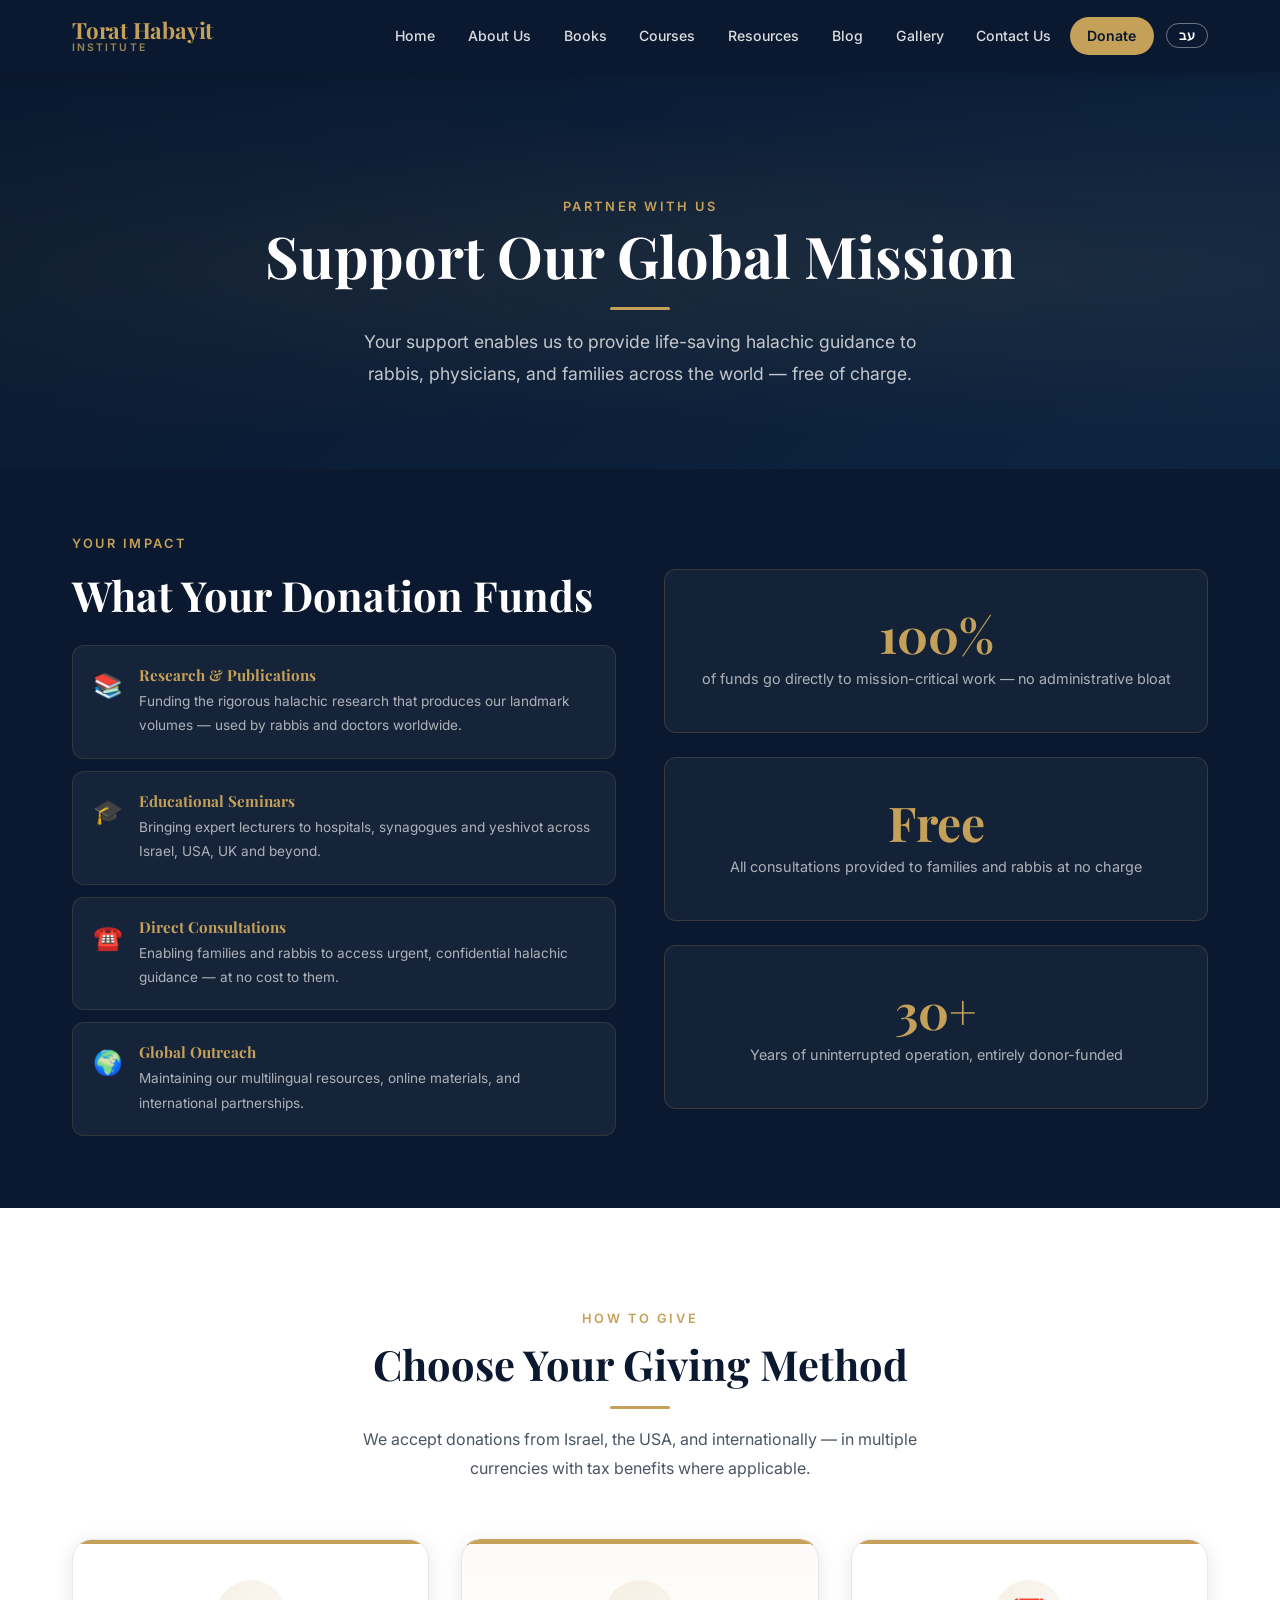
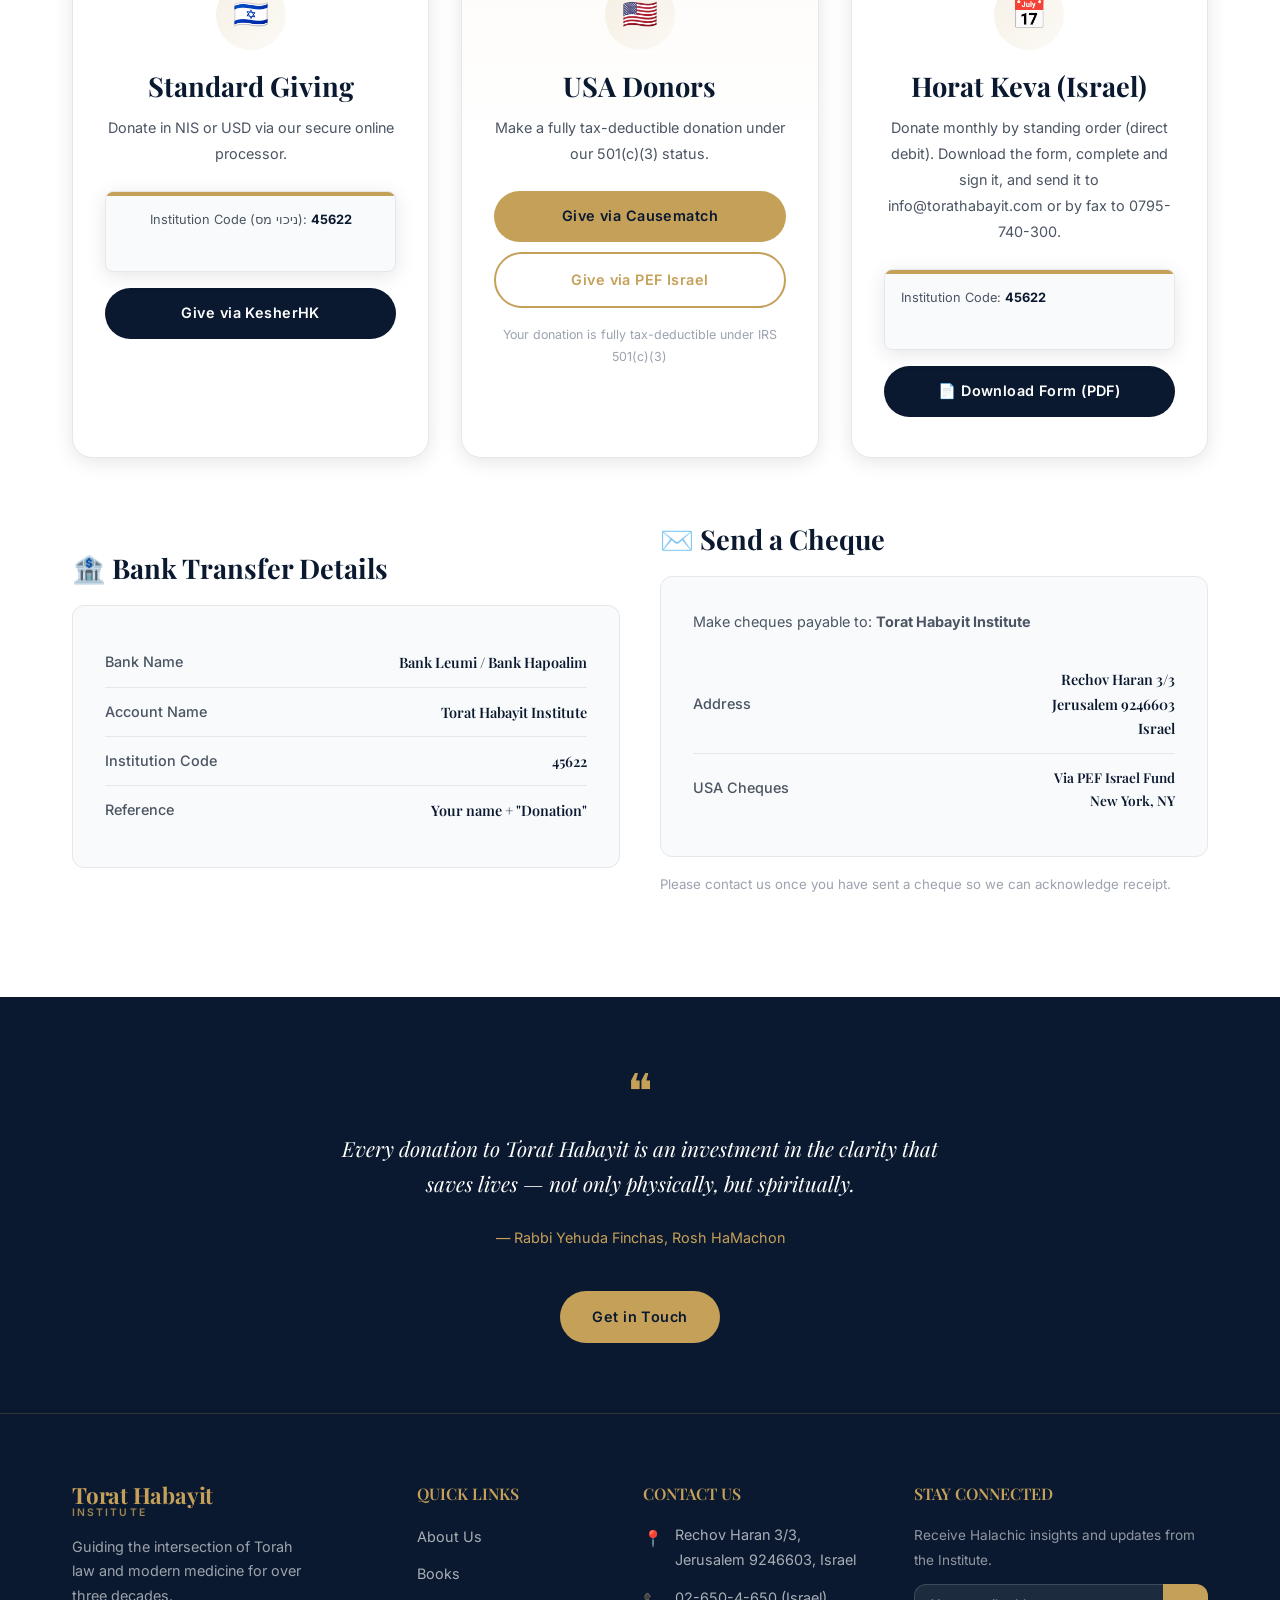
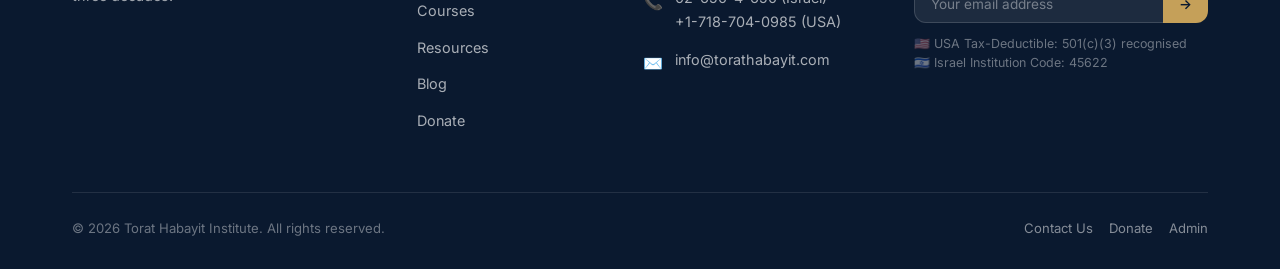
<file: donations.html>
<!DOCTYPE html>
<html lang="en">
<head>
  <meta charset="UTF-8">
  <meta name="viewport" content="width=device-width, initial-scale=1.0">
  <title>Donate – Torat Habayit Institute</title>
  <meta name="description" content="Support the Torat Habayit Institute — providing life-saving halachic guidance worldwide. Tax-deductible giving options for USA, Israel, and international donors.">
  <link rel="canonical" href="https://torathabayit.com/donations.html">
  <link rel="icon" type="image/svg+xml" href="favicon.svg">
  <link rel="icon" type="image/png" sizes="64x64" href="favicon.png">
  <link rel="apple-touch-icon" href="favicon.png">
  <meta property="og:type" content="website">
  <meta property="og:site_name" content="Torat Habayit Institute">
  <meta property="og:title" content="Donate – Torat Habayit Institute">
  <meta property="og:description" content="Support the Torat Habayit Institute — providing life-saving halachic guidance worldwide. Tax-deductible giving options for USA, Israel, and international donors.">
  <meta property="og:url" content="https://torathabayit.com/donations.html">
  <meta property="og:image" content="https://torathabayit.com/images/home/Ramat%20Gan%20Conference.jpeg">
  <meta name="twitter:card" content="summary_large_image">
  <link rel="stylesheet" href="css/main.css">
  <style>
    .bank-details {
      background: var(--gray-soft);
      border: 1px solid var(--gray-200);
      border-radius: var(--radius);
      padding: 2rem;
    }
    .bank-row {
      display: flex;
      justify-content: space-between;
      align-items: center;
      padding: 0.75rem 0;
      border-bottom: 1px solid var(--gray-200);
      font-size: 0.9rem;
    }
    .bank-row:last-child { border-bottom: none; }
    .bank-label { color: var(--gray-600); font-weight: 500; }
    .bank-value { color: var(--navy); font-weight: 600; font-family: 'Playfair Display', serif; }
    .impact-item {
      display: flex;
      align-items: flex-start;
      gap: 1rem;
      padding: 1.25rem;
      background: rgba(255,255,255,0.05);
      border: 1px solid rgba(197,160,89,0.15);
      border-radius: var(--radius);
      margin-bottom: 0.75rem;
    }
    .impact-icon { font-size: 1.5rem; flex-shrink: 0; }
    .impact-item h4 { color: var(--gold); font-size: 0.95rem; margin-bottom: 0.25rem; }
    .impact-item p { color: rgba(255,255,255,0.65); font-size: 0.85rem; }
  </style>
</head>
<body>

<div id="header-placeholder"></div>
<noscript>
  <nav style="padding:1rem; background:#0A192F; text-align:center; line-height:2;">
    <a style="color:#fff; margin:0 0.6rem;" href="index.html">Home</a>
    <a style="color:#fff; margin:0 0.6rem;" href="about.html">About Us</a>
    <a style="color:#fff; margin:0 0.6rem;" href="books.html">Books</a>
    <a style="color:#fff; margin:0 0.6rem;" href="courses.html">Courses</a>
    <a style="color:#fff; margin:0 0.6rem;" href="resources.html">Resources</a>
    <a style="color:#fff; margin:0 0.6rem;" href="blog.html">Blog</a>
    <a style="color:#fff; margin:0 0.6rem;" href="gallery.html">Gallery</a>
    <a style="color:#fff; margin:0 0.6rem;" href="contact.html">Contact</a>
    <a style="color:#C5A059; margin:0 0.6rem;" href="donations.html">Donate</a>
  </nav>
</noscript>

<!-- ─── Hero ─── -->
<section class="page-hero" style="background:linear-gradient(135deg, var(--navy) 0%, #0d2441 100%);">
  <div class="container" style="text-align:center;">
    <span class="eyebrow" data-i18n="donate_hero_eyebrow">Partner With Us</span>
    <h1 data-i18n="donate_hero_title">Support Our Global Mission</h1>
    <div class="gold-divider centered" style="margin:1rem auto;"></div>
    <p style="margin:0 auto; max-width:560px;" data-i18n="donate_hero_sub">Your support enables us to provide life-saving halachic guidance to rabbis, physicians, and families across the world — free of charge.</p>
  </div>
</section>

<!-- ─── Impact ─── -->
<section class="section section-navy" style="padding-top:60px; padding-bottom:60px;">
  <div class="container">
    <div class="grid-2" style="gap:3rem;">
      <div>
        <span class="eyebrow" data-i18n="donate_impact_eyebrow">Your Impact</span>
        <h2 style="color:var(--white); margin:0.75rem 0 1.5rem;" data-i18n="donate_impact_title">What Your Donation Funds</h2>
        <div class="impact-item">
          <div class="impact-icon">📚</div>
          <div>
            <h4 data-i18n="donate_impact_1_tit">Research & Publications</h4>
            <p data-i18n="donate_impact_1_sub">Funding the rigorous halachic research that produces our landmark volumes — used by rabbis and doctors worldwide.</p>
          </div>
        </div>
        <div class="impact-item">
          <div class="impact-icon">🎓</div>
          <div>
            <h4 data-i18n="donate_impact_2_tit">Educational Seminars</h4>
            <p data-i18n="donate_impact_2_sub">Bringing expert lecturers to hospitals, synagogues and yeshivot across Israel, USA, UK and beyond.</p>
          </div>
        </div>
        <div class="impact-item">
          <div class="impact-icon">☎️</div>
          <div>
            <h4 data-i18n="donate_impact_3_tit">Direct Consultations</h4>
            <p data-i18n="donate_impact_3_sub">Enabling families and rabbis to access urgent, confidential halachic guidance — at no cost to them.</p>
          </div>
        </div>
        <div class="impact-item">
          <div class="impact-icon">🌍</div>
          <div>
            <h4 data-i18n="donate_impact_4_tit">Global Outreach</h4>
            <p data-i18n="donate_impact_4_sub">Maintaining our multilingual resources, online materials, and international partnerships.</p>
          </div>
        </div>
      </div>
      <div style="display:flex; flex-direction:column; gap:1.5rem;">
        <div class="stat-card"><div class="big-num" data-i18n="donate_impact_stat1_num">100%</div><p data-i18n="donate_impact_stat1_sub">of funds go directly to mission-critical work — no administrative bloat</p></div>
        <div class="stat-card"><div class="big-num" data-i18n="donate_impact_stat2_num">Free</div><p data-i18n="donate_impact_stat2_sub">All consultations provided to families and rabbis at no charge</p></div>
        <div class="stat-card"><div class="big-num" data-i18n="donate_impact_stat3_num">30+</div><p data-i18n="donate_impact_stat3_sub">Years of uninterrupted operation, entirely donor-funded</p></div>
      </div>
    </div>
  </div>
</section>

<!-- ─── Giving Options ─── -->
<section class="section section-white">
  <div class="container">
    <div class="section-header centered">
      <span class="eyebrow" data-i18n="donate_options_eyebrow">How to Give</span>
      <h2 style="color:var(--navy);" data-i18n="donate_options_title">Choose Your Giving Method</h2>
      <div class="gold-divider centered"></div>
      <p data-i18n="donate_options_sub">We accept donations from Israel, the USA, and internationally — in multiple currencies with tax benefits where applicable.</p>
    </div>
    <div class="grid-3" style="margin-bottom:4rem;">

      <!-- Israel / Global -->
      <div class="donation-card fade-up">
        <div class="icon-wrap">🇮🇱</div>
        <h3 data-i18n="donate_card_1_tit">Standard Giving</h3>
        <p data-i18n="donate_card_1_sub">Donate in NIS or USD via our secure online processor.</p>
        <div class="donation-card" style="background:var(--gray-soft); padding:1rem; margin-bottom:1rem; border-radius:8px;">
          <p style="font-size:0.8rem; color:var(--gray-600);" data-i18n="donate_card_1_tax">Institution Code (ניכוי מס): <strong style="color:var(--navy);">45622</strong></p>
        </div>
        <div class="btn-stack">
          <a href="https://ultra.kesherhk.info/external/paymentPage/323959" target="_blank" rel="noopener" class="btn btn-navy" style="justify-content:center;" data-i18n="donate_card_1_btn">Give via KesherHK</a>
        </div>
      </div>

      <!-- USA -->
      <div class="donation-card fade-up" style="border-top-color:var(--gold); background:linear-gradient(180deg,rgba(197,160,89,0.04) 0%,var(--white) 40%);">
        <div class="icon-wrap">🇺🇸</div>
        <h3 data-i18n="donate_card_2_tit">USA Donors</h3>
        <p data-i18n="donate_card_2_sub">Make a fully tax-deductible donation under our 501(c)(3) status.</p>
        <div class="btn-stack">
          <a href="https://web.causematch.com/donate/torat-habayit" target="_blank" rel="noopener" class="btn btn-gold" style="justify-content:center;" data-i18n="donate_card_2_btn1">Give via Causematch</a>
          <a href="https://pefisrael.org/charity/torat-habayit-the-medical-halakha-institute/" target="_blank" rel="noopener" class="btn btn-outline-gold" style="justify-content:center;" data-i18n="donate_card_2_btn2">Give via PEF Israel</a>
        </div>
        <p style="font-size:0.78rem; color:var(--gray-400); margin-top:1rem; text-align:center;" data-i18n="donate_card_2_tax">Your donation is fully tax-deductible under IRS 501(c)(3)</p>
      </div>

      <!-- Monthly -->
      <div class="donation-card fade-up">
        <div class="icon-wrap">📅</div>
        <h3 data-i18n="donate_card_3_tit">Horat Keva (Israel)</h3>
        <p data-i18n="donate_card_3_sub">Donate monthly by standing order (direct debit). Download the form, complete and sign it, and send it to info@torathabayit.com or by fax to 0795-740-300.</p>
        <div class="donation-card" style="background:var(--gray-soft); padding:1rem; margin-bottom:1rem; border-radius:8px; text-align:left;">
          <p style="font-size:0.8rem; color:var(--gray-600);" data-i18n="donate_card_3_tax">Institution Code: <strong style="color:var(--navy);">45622</strong></p>
        </div>
        <div class="btn-stack">
          <a href="files/horat-keva-form.pdf" target="_blank" class="btn btn-navy" style="justify-content:center;" data-i18n="donate_card_3_btn">📄 Download Form (PDF)</a>
        </div>
      </div>

    </div>

    <!-- Bank Transfer & Cheque -->
    <div class="grid-2" style="gap:2.5rem;">
      <div>
        <h3 style="color:var(--navy); margin-bottom:1.25rem;" data-i18n="donate_bank_title">🏦 Bank Transfer Details</h3>
        <div class="bank-details">
          <div class="bank-row">
            <span class="bank-label" data-i18n="donate_bank_1_lbl">Bank Name</span>
            <span class="bank-value" data-i18n="donate_bank_1_val">Bank Leumi / Bank Hapoalim</span>
          </div>
          <div class="bank-row">
            <span class="bank-label" data-i18n="donate_bank_2_lbl">Account Name</span>
            <span class="bank-value" data-i18n="donate_bank_2_val">Torat Habayit Institute</span>
          </div>
          <div class="bank-row">
            <span class="bank-label" data-i18n="donate_bank_3_lbl">Institution Code</span>
            <span class="bank-value" data-i18n="donate_bank_3_val">45622</span>
          </div>
          <div class="bank-row">
            <span class="bank-label" data-i18n="donate_bank_4_lbl">Reference</span>
            <span class="bank-value" data-i18n="donate_bank_4_val">Your name + "Donation"</span>
          </div>
        </div>
      </div>
      <div>
        <h3 style="color:var(--navy); margin-bottom:1.25rem;" data-i18n="donate_cheque_title">✉️ Send a Cheque</h3>
        <div class="bank-details">
          <p style="color:var(--gray-600); margin-bottom:1.25rem; font-size:0.9rem;" data-i18n="donate_cheque_sub">Make cheques payable to: <strong>Torat Habayit Institute</strong></p>
          <div class="bank-row">
            <span class="bank-label" data-i18n="donate_cheque_1_lbl">Address</span>
            <span class="bank-value" style="text-align:right;" data-i18n="donate_cheque_1_val">Rechov Haran 3/3<br>Jerusalem 9246603<br>Israel</span>
          </div>
          <div class="bank-row">
            <span class="bank-label" data-i18n="donate_cheque_2_lbl">USA Cheques</span>
            <span class="bank-value" style="text-align:right; font-size:0.85rem;" data-i18n="donate_cheque_2_val">Via PEF Israel Fund<br>New York, NY</span>
          </div>
        </div>
        <p style="font-size:0.83rem; color:var(--gray-400); margin-top:1rem;" data-i18n="donate_cheque_note">Please contact us once you have sent a cheque so we can acknowledge receipt.</p>
      </div>
    </div>

  </div>
</section>

<!-- ─── Testimonial / Quote ─── -->
<section class="section section-navy" style="padding:70px 0;">
  <div class="container" style="max-width:700px; text-align:center;">
    <div style="font-size:3rem; color:var(--gold); line-height:1; margin-bottom:1rem;">❝</div>
    <p style="font-family:'Playfair Display',serif; font-size:1.3rem; color:var(--white); line-height:1.7; font-style:italic; margin-bottom:1.5rem;" data-i18n="donate_quote_txt">
      Every donation to Torat Habayit is an investment in the clarity that saves lives — not only physically, but spiritually.
    </p>
    <p style="color:var(--gold); font-size:0.9rem;" data-i18n="donate_quote_auth">— Rabbi Yehuda Finchas, Rosh HaMachon</p>
    <div style="margin-top:2.5rem;">
      <a href="contact.html" class="btn btn-gold" data-i18n="donate_quote_btn">Get in Touch</a>
    </div>
  </div>
</section>

<div id="footer-placeholder"></div>

<script src="js/translations.js"></script>
<script src="js/i18n.js"></script>
<script src="js/components.js"></script>
<script src="js/main.js"></script>
</body>
</html>
</file>
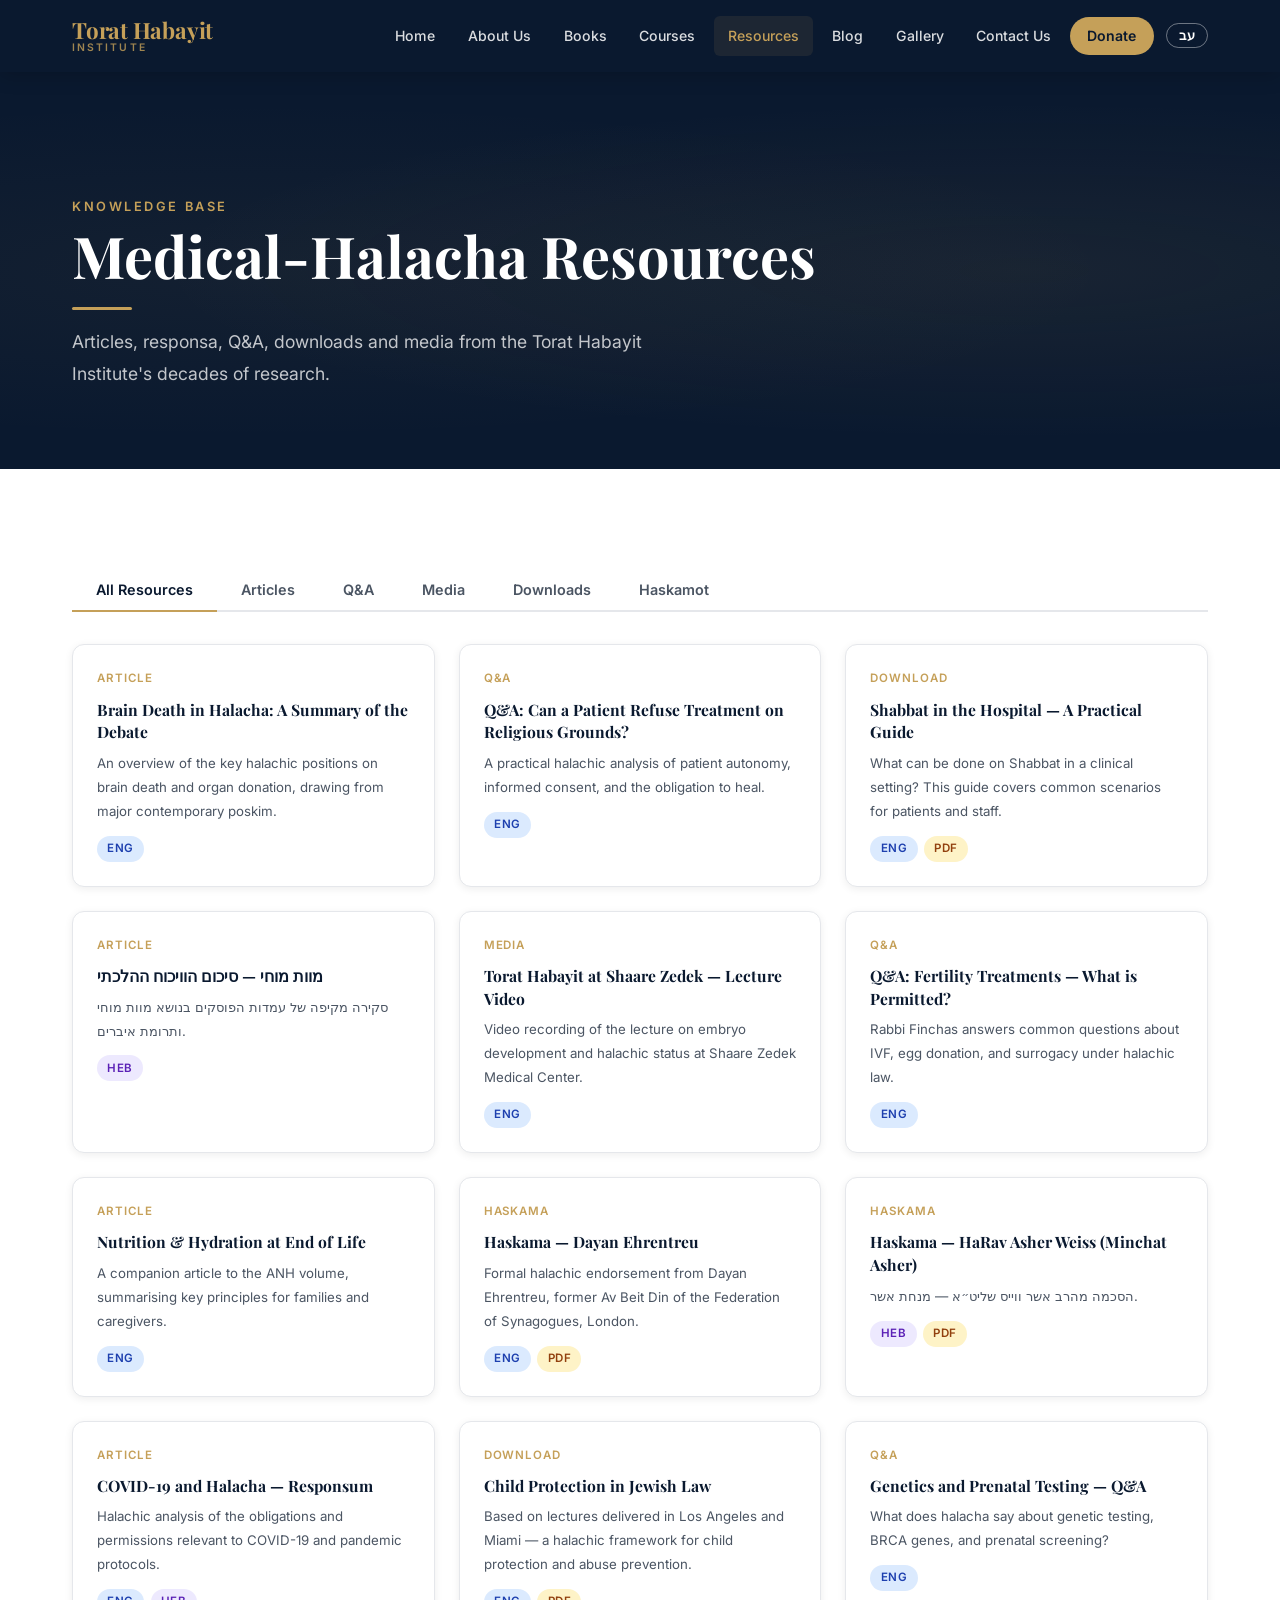
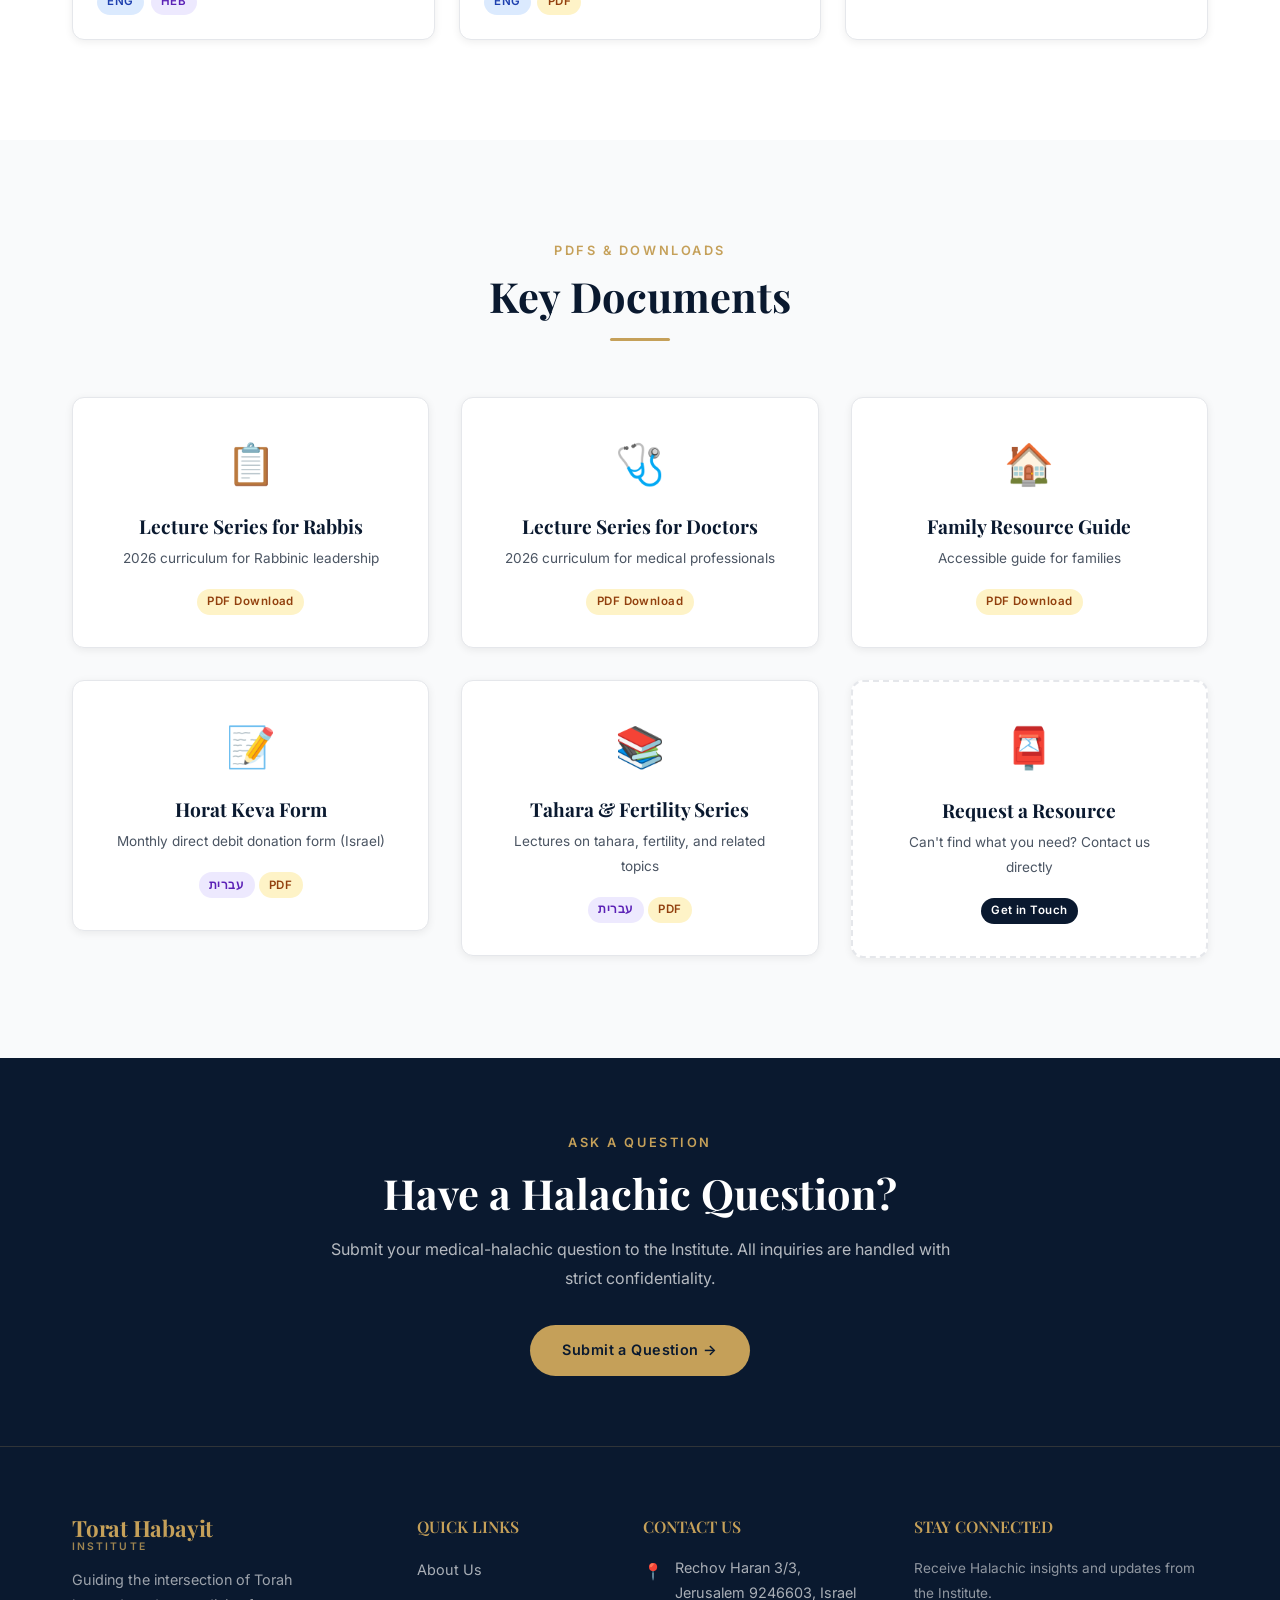
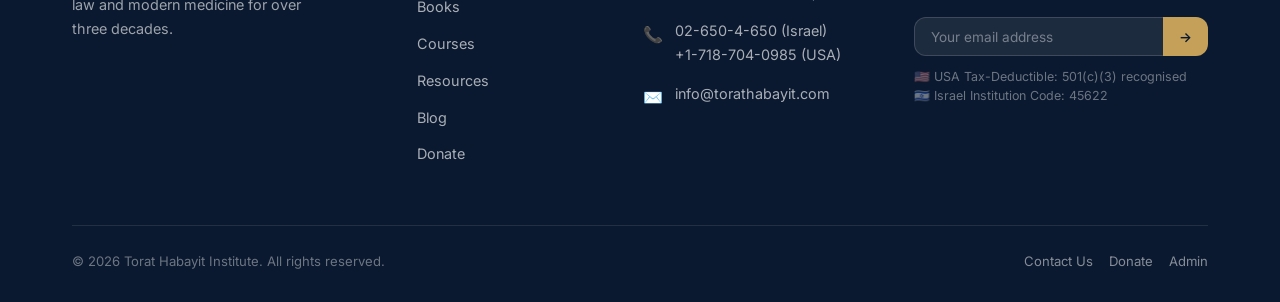
<file: resources.html>
<!DOCTYPE html>
<html lang="en">
<head>
  <meta charset="UTF-8">
  <meta name="viewport" content="width=device-width, initial-scale=1.0">
  <title>Resources – Torat Habayit Institute</title>
  <meta name="description" content="Medical-Halacha resources: articles, Q&A, media, and downloads from the Torat Habayit Institute.">
  <link rel="canonical" href="https://torathabayit.com/resources.html">
  <link rel="icon" type="image/svg+xml" href="favicon.svg">
  <link rel="icon" type="image/png" sizes="64x64" href="favicon.png">
  <link rel="apple-touch-icon" href="favicon.png">
  <meta property="og:type" content="website">
  <meta property="og:site_name" content="Torat Habayit Institute">
  <meta property="og:title" content="Resources – Torat Habayit Institute">
  <meta property="og:description" content="Medical-Halacha resources: articles, Q&A, media, and downloads from the Torat Habayit Institute.">
  <meta property="og:url" content="https://torathabayit.com/resources.html">
  <meta property="og:image" content="https://torathabayit.com/images/home/Ramat%20Gan%20Conference.jpeg">
  <meta name="twitter:card" content="summary_large_image">
  <link rel="stylesheet" href="css/main.css">
  <style>
    .resources-grid {
      display: grid;
      grid-template-columns: repeat(3, 1fr);
      gap: 1.5rem;
    }
    @media (max-width: 900px) { .resources-grid { grid-template-columns: 1fr 1fr; } }
    @media (max-width: 580px) { .resources-grid { grid-template-columns: 1fr; } }
  </style>
</head>
<body>

<div id="header-placeholder"></div>
<noscript>
  <nav style="padding:1rem; background:#0A192F; text-align:center; line-height:2;">
    <a style="color:#fff; margin:0 0.6rem;" href="index.html">Home</a>
    <a style="color:#fff; margin:0 0.6rem;" href="about.html">About Us</a>
    <a style="color:#fff; margin:0 0.6rem;" href="books.html">Books</a>
    <a style="color:#fff; margin:0 0.6rem;" href="courses.html">Courses</a>
    <a style="color:#fff; margin:0 0.6rem;" href="resources.html">Resources</a>
    <a style="color:#fff; margin:0 0.6rem;" href="blog.html">Blog</a>
    <a style="color:#fff; margin:0 0.6rem;" href="gallery.html">Gallery</a>
    <a style="color:#fff; margin:0 0.6rem;" href="contact.html">Contact</a>
    <a style="color:#C5A059; margin:0 0.6rem;" href="donations.html">Donate</a>
  </nav>
</noscript>

<!-- ─── Hero ─── -->
<section class="page-hero">
  <div class="container">
    <span class="eyebrow" data-i18n="res_hero_eyebrow">Knowledge Base</span>
    <h1 data-i18n="res_hero_title">Medical-Halacha Resources</h1>
    <div class="gold-divider" style="margin:1rem 0;"></div>
    <p data-i18n="res_hero_sub">Articles, responsa, Q&amp;A, downloads and media from the Torat Habayit Institute's decades of research.</p>
  </div>
</section>

<!-- ─── Library ─── -->
<section class="section section-white">
  <div class="container">

    <!-- Filter Tabs -->
    <div class="tabs" id="resource-tabs">
      <button class="tab-btn active" data-filter="all" data-i18n="res_tab_1">All Resources</button>
      <button class="tab-btn" data-filter="article" data-i18n="res_tab_2">Articles</button>
      <button class="tab-btn" data-filter="qa" data-i18n="res_tab_3">Q&amp;A</button>
      <button class="tab-btn" data-filter="media" data-i18n="res_tab_4">Media</button>
      <button class="tab-btn" data-filter="download" data-i18n="res_tab_5">Downloads</button>
      <button class="tab-btn" data-filter="haskama" data-i18n="res_tab_6">Haskamot</button>
    </div>

    <div class="resources-grid" id="resources-grid">
      <!-- Populated by JS -->
    </div>

  </div>
</section>

<!-- ─── Downloads Section ─── -->
<section class="section section-gray">
  <div class="container">
    <div class="section-header centered">
      <span class="eyebrow" data-i18n="res_pdf_eyebrow">PDFs & Downloads</span>
      <h2 style="color:var(--navy);" data-i18n="res_pdf_title">Key Documents</h2>
      <div class="gold-divider centered"></div>
    </div>
    <div class="grid-3">
      <a href="image/haskampot/Lecture Series - Rabbis- 2026.pdf" target="_blank" style="text-decoration:none;">
        <div class="card" style="text-align:center; padding:2rem;">
          <div style="font-size:2.5rem; margin-bottom:1rem;">📋</div>
          <h4 style="color:var(--navy);" data-i18n="res_pdf_1_tit">Lecture Series for Rabbis</h4>
          <p style="font-size:0.85rem; margin:0.5rem 0 1rem;" data-i18n="res_pdf_1_sub">2026 curriculum for Rabbinic leadership</p>
          <span class="badge badge-pdf" data-i18n="res_pdf_1_badge">PDF Download</span>
        </div>
      </a>
      <a href="image/haskampot/Lecture Series - Doctors - 2026.pdf" target="_blank" style="text-decoration:none;">
        <div class="card" style="text-align:center; padding:2rem;">
          <div style="font-size:2.5rem; margin-bottom:1rem;">🩺</div>
          <h4 style="color:var(--navy);" data-i18n="res_pdf_2_tit">Lecture Series for Doctors</h4>
          <p style="font-size:0.85rem; margin:0.5rem 0 1rem;" data-i18n="res_pdf_2_sub">2026 curriculum for medical professionals</p>
          <span class="badge badge-pdf" data-i18n="res_pdf_2_badge">PDF Download</span>
        </div>
      </a>
      <a href="image/haskampot/Lecture Series - Public - 2026.pdf" target="_blank" style="text-decoration:none;">
        <div class="card" style="text-align:center; padding:2rem;">
          <div style="font-size:2.5rem; margin-bottom:1rem;">🏠</div>
          <h4 style="color:var(--navy);" data-i18n="res_pdf_3_tit">Family Resource Guide</h4>
          <p style="font-size:0.85rem; margin:0.5rem 0 1rem;" data-i18n="res_pdf_3_sub">Accessible guide for families</p>
          <span class="badge badge-pdf" data-i18n="res_pdf_3_badge">PDF Download</span>
        </div>
      </a>
      <a href="files/horat-keva-form.pdf" target="_blank" style="text-decoration:none;">
        <div class="card" style="text-align:center; padding:2rem;">
          <div style="font-size:2.5rem; margin-bottom:1rem;">📝</div>
          <h4 style="color:var(--navy);" data-i18n="res_pdf_4_tit">Horat Keva Form</h4>
          <p style="font-size:0.85rem; margin:0.5rem 0 1rem;" data-i18n="res_pdf_4_sub">Monthly direct debit donation form (Israel)</p>
          <span class="badge badge-heb">עברית</span>&nbsp;<span class="badge badge-pdf">PDF</span>
        </div>
      </a>
      <a href="files/tahara-fertility-lectures.pdf" target="_blank" style="text-decoration:none;">
        <div class="card" style="text-align:center; padding:2rem;">
          <div style="font-size:2.5rem; margin-bottom:1rem;">📚</div>
          <h4 style="color:var(--navy);" data-i18n="res_pdf_5_tit">Tahara & Fertility Series</h4>
          <p style="font-size:0.85rem; margin:0.5rem 0 1rem;" data-i18n="res_pdf_5_sub">Lectures on tahara, fertility, and related topics</p>
          <span class="badge badge-heb">עברית</span>&nbsp;<span class="badge badge-pdf">PDF</span>
        </div>
      </a>
      <a href="contact.html" style="text-decoration:none;">
        <div class="card" style="text-align:center; padding:2rem; border:2px dashed var(--gray-200);">
          <div style="font-size:2.5rem; margin-bottom:1rem;">📮</div>
          <h4 style="color:var(--navy);" data-i18n="res_pdf_6_tit">Request a Resource</h4>
          <p style="font-size:0.85rem; margin:0.5rem 0 1rem;" data-i18n="res_pdf_6_sub">Can't find what you need? Contact us directly</p>
          <span class="badge" style="background:var(--navy);color:var(--white);" data-i18n="res_pdf_6_badge">Get in Touch</span>
        </div>
      </a>
    </div>
  </div>
</section>

<!-- ─── Submit Question ─── -->
<section class="section section-navy" style="padding:70px 0;">
  <div class="container">
    <div style="max-width:650px; margin:0 auto; text-align:center;">
      <span class="eyebrow" data-i18n="res_ask_eyebrow">Ask a Question</span>
      <h2 style="color:var(--white); margin:0.75rem 0 1rem;" data-i18n="res_ask_title">Have a Halachic Question?</h2>
      <p style="color:rgba(255,255,255,0.7); margin-bottom:2rem;" data-i18n="res_ask_sub">Submit your medical-halachic question to the Institute. All inquiries are handled with strict confidentiality.</p>
      <a href="contact.html" class="btn btn-gold" data-i18n="res_ask_btn">Submit a Question →</a>
    </div>
  </div>
</section>

<div id="footer-placeholder"></div>

<script src="js/translations.js"></script>
<script src="js/i18n.js"></script>

<script src="js/components.js"></script>
<script src="js/main.js"></script>
<script>
const resources = [
  { id: 1, type: 'article', tags: ['eng'] },
  { id: 2, type: 'qa', tags: ['eng'] },
  { id: 3, type: 'download', tags: ['eng','pdf'] },
  { id: 4, type: 'article', tags: ['heb'] },
  { id: 5, type: 'media', tags: ['eng'] },
  { id: 6, type: 'qa', tags: ['eng'] },
  { id: 7, type: 'article', tags: ['eng'] },
  { id: 8, type: 'haskama', tags: ['eng','pdf'] },
  { id: 9, type: 'haskama', tags: ['heb','pdf'] },
  { id: 10, type: 'article', tags: ['eng','heb'] },
  { id: 11, type: 'download', tags: ['eng','pdf'] },
  { id: 12, type: 'qa', tags: ['eng'] },
];

const tagMap = { eng: 'badge-eng', heb: 'badge-heb', pdf: 'badge-pdf', video: 'badge-video' };
const tagLabel = { eng: 'ENG', heb: 'HEB', pdf: 'PDF', video: 'VIDEO' };

function renderResources(filter = 'all') {
  const grid = document.getElementById('resources-grid');
  const filtered = filter === 'all' ? resources : resources.filter(r => r.type === filter);
  if (filtered.length === 0) {
    grid.innerHTML = '<p data-i18n="res_no_category" style="text-align:center;color:var(--gray-400);grid-column:1/-1;padding:3rem 0">No resources in this category yet.</p>';
    if (typeof updateLanguage === 'function') {
      const currentLang = localStorage.getItem('siteLang') || 'en';
      updateLanguage(currentLang);
    }
    return;
  }
  grid.innerHTML = filtered.map(r => `
    <div class="resource-card fade-up">
      <div style="display:flex;align-items:center;justify-content:space-between;margin-bottom:0.6rem;">
        <span style="font-size:0.72rem;font-weight:600;color:var(--gold);text-transform:uppercase;letter-spacing:0.08em;" data-i18n="res_type_${r.type}"></span>
      </div>
      <h4 data-i18n="res_item_${r.id}_title"></h4>
      <p data-i18n="res_item_${r.id}_desc"></p>
      <div class="resource-tags">
        ${r.tags.map(t => `<span class="badge ${tagMap[t]}">${tagLabel[t]}</span>`).join('')}
      </div>
    </div>
  `).join('');
  
  // Rerun tag parsing for dynamically generated HTML elements
  if (typeof updateLanguage === 'function') {
    const currentLang = localStorage.getItem('siteLang') || 'en';
    updateLanguage(currentLang);
  }
  
  // Re-observe new elements
  document.querySelectorAll('.fade-up').forEach(el => {
    el.classList.add('visible');
  });
}

document.addEventListener('DOMContentLoaded', () => {
  renderResources();
  document.querySelectorAll('.tab-btn').forEach(btn => {
    btn.addEventListener('click', () => {
      document.querySelectorAll('.tab-btn').forEach(b => b.classList.remove('active'));
      btn.classList.add('active');
      renderResources(btn.dataset.filter);
    });
  });
});
</script>
</body>
</html>
</file>
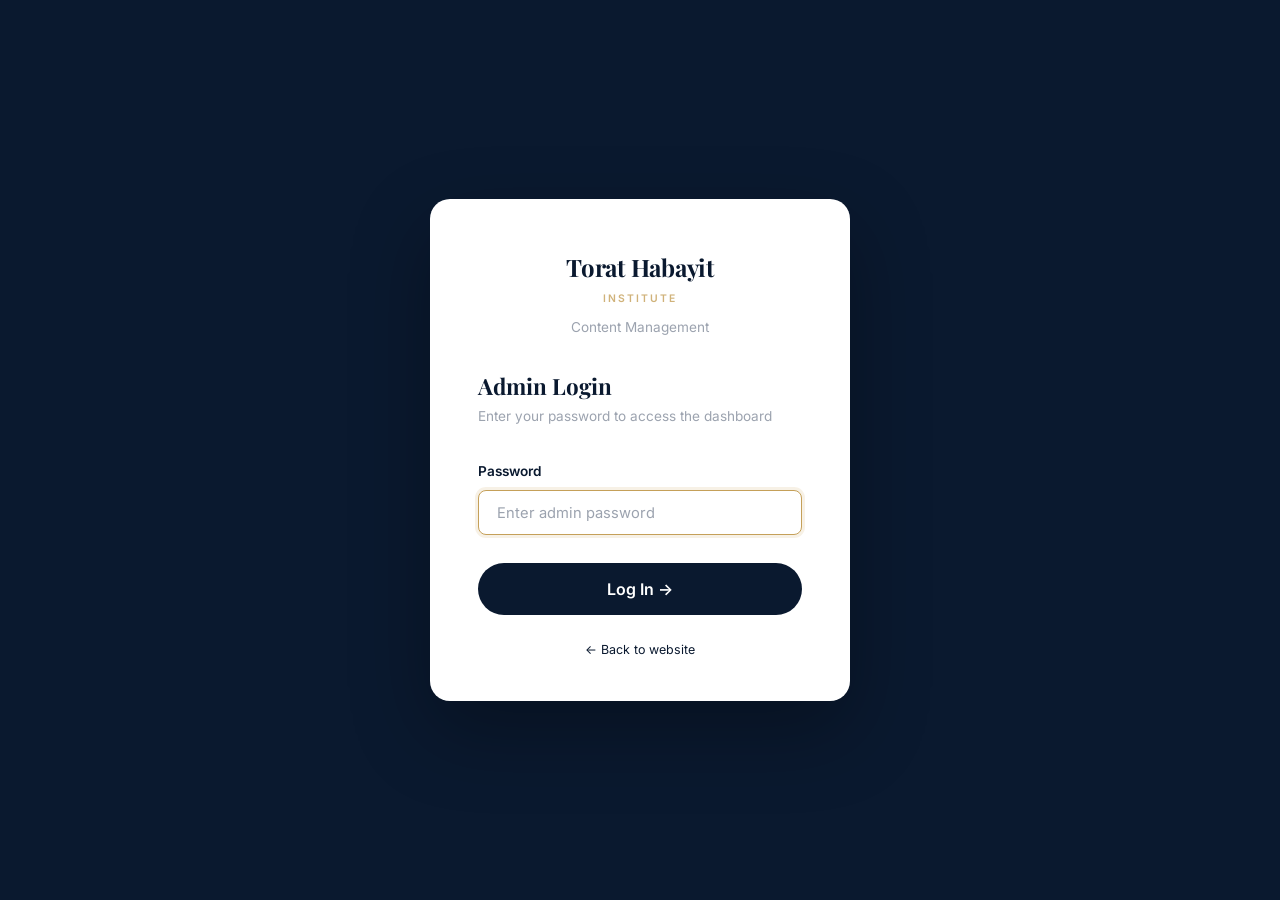
<file: admin/dashboard.html>
<!DOCTYPE html>
<html lang="en">
<head>
  <meta charset="UTF-8">
  <meta name="viewport" content="width=device-width, initial-scale=1.0">
  <title>Admin Dashboard – Torat Habayit</title>
  <link rel="stylesheet" href="../css/main.css">
  <style>
    body { background: var(--gray-soft); margin: 0; }
    .stat-mini {
      background: var(--white);
      border-radius: var(--radius);
      padding: 1.25rem 1.5rem;
      box-shadow: var(--shadow-sm);
      border: 1px solid var(--gray-200);
    }
    .stat-mini .label { font-size: 0.78rem; color: var(--gray-400); text-transform: uppercase; letter-spacing: 0.08em; margin-bottom: 0.3rem; }
    .stat-mini .value { font-family: 'Playfair Display', serif; font-size: 2rem; font-weight: 700; color: var(--navy); }
    .stat-mini .sub { font-size: 0.8rem; color: var(--gray-400); margin-top: 0.2rem; }
    #editor-panel {
      background: var(--white);
      border-radius: var(--radius);
      padding: 2rem;
      box-shadow: var(--shadow-sm);
      border: 1px solid var(--gray-200);
      display: none;
    }
    .editor-toolbar {
      display: flex;
      gap: 0.4rem;
      flex-wrap: wrap;
      padding: 0.6rem;
      background: var(--gray-soft);
      border-radius: 6px 6px 0 0;
      border: 1px solid var(--gray-200);
      border-bottom: none;
    }
    .toolbar-btn {
      padding: 0.3rem 0.7rem;
      background: var(--white);
      border: 1px solid var(--gray-200);
      border-radius: 5px;
      font-size: 0.82rem;
      font-weight: 600;
      cursor: pointer;
      transition: var(--transition);
    }
    .toolbar-btn:hover { background: var(--navy); color: var(--white); border-color: var(--navy); }
    #content-editor {
      width: 100%;
      min-height: 280px;
      padding: 1rem;
      border: 1px solid var(--gray-200);
      border-radius: 0 0 6px 6px;
      font-family: 'Inter', sans-serif;
      font-size: 0.95rem;
      line-height: 1.7;
      outline: none;
      box-sizing: border-box;
    }
    #content-editor:focus { border-color: var(--gold); box-shadow: 0 0 0 3px rgba(197,160,89,0.15); }
    .delete-confirm {
      position: fixed;
      inset: 0;
      background: rgba(0,0,0,0.5);
      z-index: 1000;
      display: flex;
      align-items: center;
      justify-content: center;
    }
    .delete-confirm-box {
      background: var(--white);
      border-radius: var(--radius);
      padding: 2rem;
      max-width: 400px;
      width: 90%;
      box-shadow: var(--shadow-lg);
    }
  </style>
</head>
<body class="admin-layout">

<!-- Sidebar -->
<aside class="admin-sidebar">
  <a href="../index.html" class="logo" style="display:block; margin-bottom:1rem;">
    <span class="logo-main">Torat Habayit</span>
    <span class="logo-sub">Institute</span>
  </a>
  <p style="color:rgba(255,255,255,0.4); font-size:0.75rem; margin-bottom:0.5rem; text-transform:uppercase; letter-spacing:0.1em;">Admin Panel</p>
  <nav class="admin-nav">
    <a href="dashboard.html" class="active">📊 Dashboard</a>
    <a href="../blog.html"     target="_blank">📖 View Blog</a>
    <a href="../index.html"    target="_blank">🌐 View Site</a>
    <a href="#" onclick="doLogout()">🚪 Log Out</a>
  </nav>

</aside>

<!-- Main Content -->
<main class="admin-main">

  <!-- Top Bar -->
  <div class="admin-topbar">
    <h1>Blog Dashboard</h1>
    <div style="display:flex; gap:0.75rem;">
      <button class="btn btn-outline-gold btn-sm" onclick="exportPosts()">⬇ Export Posts</button>
      <button class="btn btn-navy btn-sm" onclick="showEditor()">+ New Post</button>
    </div>
  </div>

  <!-- Stats -->
  <div style="display:grid; grid-template-columns:repeat(4,1fr); gap:1rem; margin-bottom:1.5rem;" id="stats-row"></div>

  <!-- Editor Panel -->
  <div id="editor-panel">
    <div style="display:flex; justify-content:space-between; align-items:center; margin-bottom:1.5rem;">
      <h2 style="font-family:'Playfair Display',serif; color:var(--navy); font-size:1.4rem;" id="editor-title">New Post</h2>
      <button onclick="hideEditor()" style="background:none; border:none; font-size:1.2rem; cursor:pointer; color:var(--gray-400);">✕</button>
    </div>

    <input type="hidden" id="editing-id" value="">

    <div class="form-row" style="margin-bottom:1rem;">
      <div class="form-group" style="margin-bottom:0;">
        <label>Post Title *</label>
        <input type="text" id="f-title" class="form-control" placeholder="e.g. Brain Death in Halacha" required>
      </div>
      <div class="form-group" style="margin-bottom:0;">
        <label>Category</label>
        <select id="f-cat" class="form-control">
          <option>Halacha</option>
          <option>Practical Halacha</option>
          <option>Announcements</option>
          <option>Research</option>
          <option>General</option>
        </select>
      </div>
    </div>

    <div class="form-row" style="margin-bottom:1rem;">
      <div class="form-group" style="margin-bottom:0;">
        <label>Author</label>
        <input type="text" id="f-author" class="form-control" placeholder="Rabbi Yehuda Finchas" value="Torat Habayit Institute">
      </div>
      <div class="form-group" style="margin-bottom:0;">
        <label>Date</label>
        <input type="date" id="f-date" class="form-control">
      </div>
    </div>

    <div class="form-group">
      <label>Featured Image</label>
      <div style="display:flex; gap:1rem; align-items:center;">
        <input type="file" id="f-image-file" accept="image/*" class="form-control" style="flex:1; padding:0.6rem;">
        <span style="font-size:0.85rem; color:var(--gray-400);">OR URL:</span>
        <input type="text" id="f-image" class="form-control" placeholder="e.g. ../images/books/ANH Book.jpg" style="flex:1;">
      </div>
      <input type="hidden" id="f-image-b64">
    </div>

    <div class="form-group">
      <label>Excerpt (shown in post listing)</label>
      <textarea id="f-excerpt" class="form-control" style="min-height:70px;" placeholder="A brief 1-2 sentence summary of the article..."></textarea>
    </div>

    <div class="form-group">
      <label>Content *</label>
      <div class="editor-toolbar">
        <button class="toolbar-btn" onclick="formatText('bold')" title="Bold"><b>B</b></button>
        <button class="toolbar-btn" onclick="formatText('italic')" title="Italic"><i>I</i></button>
        <button class="toolbar-btn" onclick="insertTag('h2')" title="Heading">H2</button>
        <button class="toolbar-btn" onclick="insertTag('h3')" title="Sub-heading">H3</button>
        <button class="toolbar-btn" onclick="insertTag('p')" title="Paragraph">¶</button>
        <button class="toolbar-btn" onclick="insertBlockquote()" title="Quote">❝</button>
        <button class="toolbar-btn" onclick="insertList()" title="List">≡</button>
      </div>
      <div id="content-editor" contenteditable="true" spellcheck="true"></div>
    </div>

    <div style="display:flex; gap:0.75rem; justify-content:flex-end; margin-top:1.5rem;">
      <button class="btn btn-outline-gold btn-sm" onclick="savePost('draft')">Save as Draft</button>
      <button class="btn btn-navy" onclick="savePost('published')">Publish Post →</button>
    </div>
  </div>

  <!-- Posts Table -->
  <div class="admin-card">
    <div style="display:flex; align-items:center; justify-content:space-between; margin-bottom:1.25rem;">
      <h3 style="font-family:'Playfair Display',serif; color:var(--navy); font-size:1.1rem;">All Posts</h3>
      <input type="text" placeholder="Search posts..." id="search-posts" class="form-control" style="max-width:250px; padding:0.5rem 0.85rem; font-size:0.85rem;">
    </div>
    <div style="overflow-x:auto;">
      <table class="posts-table" id="posts-table">
        <thead>
          <tr>
            <th>Title</th>
            <th>Category</th>
            <th>Author</th>
            <th>Date</th>
            <th>Status</th>
            <th>Actions</th>
          </tr>
        </thead>
        <tbody id="posts-tbody"></tbody>
      </table>
    </div>
  </div>

</main>

<!-- Delete Confirm Modal -->
<div id="delete-modal" class="delete-confirm" style="display:none;">
  <div class="delete-confirm-box">
    <h3 style="color:var(--navy); font-family:'Playfair Display',serif; margin-bottom:0.75rem;">Delete Post?</h3>
    <p style="color:var(--gray-600); font-size:0.9rem; margin-bottom:1.5rem;">This will permanently delete the post. This action cannot be undone.</p>
    <div style="display:flex; gap:0.75rem;">
      <button onclick="closeDeleteModal()" class="btn btn-outline-gold btn-sm">Cancel</button>
      <button onclick="confirmDelete()" class="btn" style="background:#DC2626;color:white;border-radius:50px;padding:0.6rem 1.4rem;font-size:0.82rem;font-weight:600;">Delete Permanently</button>
    </div>
  </div>
</div>

<script src="../js/blog.js"></script>
<script>
// ── Auth check (server-side session) ──
fetch('../api/auth.php?action=check', { credentials: 'same-origin' })
  .then(r => r.json())
  .then(d => { if (!d.authenticated) window.location.href = 'index.html'; })
  .catch(() => { window.location.href = 'index.html'; });

let pendingDeleteId = null;
let currentPosts = [];

// ── Init ──
document.addEventListener('DOMContentLoaded', () => {
  document.getElementById('f-date').value = new Date().toISOString().split('T')[0];
  loadLocalPosts();
  document.getElementById('search-posts').addEventListener('input', () => renderTable());

  // Image uploader preview/b64 logic
  document.getElementById('f-image-file').addEventListener('change', function(e) {
    const file = e.target.files[0];
    if (!file) {
      document.getElementById('f-image-b64').value = '';
      return;
    }
    const reader = new FileReader();
    reader.onload = function(evt) {
      document.getElementById('f-image-b64').value = evt.target.result;
    };
    reader.readAsDataURL(file);
  });
});

async function loadLocalPosts() {
  currentPosts = await BlogStore.getPosts();
  renderStats();
  renderTable();
}

function renderStats() {
  const posts = currentPosts;
  const published = posts.filter(p => p.status === 'published').length;
  const drafts = posts.filter(p => p.status === 'draft').length;
  const cats = [...new Set(posts.map(p => p.category))].length;

  document.getElementById('stats-row').innerHTML = `
    <div class="stat-mini"><div class="label">Total Posts</div><div class="value">${posts.length}</div></div>
    <div class="stat-mini"><div class="label">Published</div><div class="value" style="color:var(--gold)">${published}</div></div>
    <div class="stat-mini"><div class="label">Drafts</div><div class="value" style="color:#9CA3AF">${drafts}</div></div>
    <div class="stat-mini"><div class="label">Categories</div><div class="value">${cats}</div></div>
  `;
}

function renderTable(search = '') {
  const query = document.getElementById('search-posts')?.value.toLowerCase() || '';
  const posts = currentPosts.filter(p =>
    !query || p.title.toLowerCase().includes(query) || p.category.toLowerCase().includes(query)
  );
  const tbody = document.getElementById('posts-tbody');
  if (posts.length === 0) {
    tbody.innerHTML = '<tr><td colspan="6" style="text-align:center;color:var(--gray-400);padding:2rem;">No posts yet. Click "New Post" to get started.</td></tr>';
    return;
  }
  tbody.innerHTML = posts.map(post => `
    <tr>
      <td>
        <div style="font-weight:600;color:var(--navy);font-size:0.92rem;">${post.title}</div>
        <div style="font-size:0.78rem;color:var(--gray-400);margin-top:2px;">${post.excerpt ? post.excerpt.slice(0,80)+'...' : ''}</div>
      </td>
      <td><span style="font-size:0.82rem;color:var(--gray-600);">${post.category}</span></td>
      <td><span style="font-size:0.82rem;color:var(--gray-600);">${post.author}</span></td>
      <td><span style="font-size:0.82rem;color:var(--gray-600);">${new Date(post.date).toLocaleDateString('en-GB')}</span></td>
      <td><span class="status-pill ${post.status === 'published' ? 'status-published' : 'status-draft'}">${post.status}</span></td>
      <td>
        <div style="display:flex;gap:0.4rem;flex-wrap:wrap;">
          <button class="action-btn action-edit" onclick="editPost('${post.id}')">✎ Edit</button>
          ${post.status === 'draft'
            ? `<button class="action-btn action-view" onclick="publishPost('${post.id}')">✓ Publish</button>`
            : `<button class="action-btn" onclick="unpublishPost('${post.id}')" style="background:#FEF3C7;color:#92400E">↩ Unpublish</button>`}
          <a href="../post.html?id=${post.id}" target="_blank" class="action-btn action-view" style="text-decoration:none;">👁 View</a>
          <button class="action-btn action-delete" onclick="openDeleteModal('${post.id}')">✕ Delete</button>
        </div>
      </td>
    </tr>
  `).join('');
}

// ── Editor ──
function showEditor(post = null) {
  const panel = document.getElementById('editor-panel');
  panel.style.display = 'block';
  panel.scrollIntoView({ behavior: 'smooth', block: 'start' });

  if (post) {
    document.getElementById('editor-title').textContent = 'Edit Post';
    document.getElementById('editing-id').value = post.id;
    document.getElementById('f-title').value = post.title;
    document.getElementById('f-cat').value = post.category;
    document.getElementById('f-author').value = post.author;
    document.getElementById('f-date').value = post.date;
    document.getElementById('f-image').value = post.image || '';
    document.getElementById('f-image-file').value = '';
    document.getElementById('f-image-b64').value = '';
    document.getElementById('f-excerpt').value = post.excerpt || '';
    document.getElementById('content-editor').innerHTML = post.content;
  } else {
    document.getElementById('editor-title').textContent = 'New Post';
    document.getElementById('editing-id').value = '';
    document.getElementById('f-title').value = '';
    document.getElementById('f-cat').value = 'Halacha';
    document.getElementById('f-author').value = 'Torat Habayit Institute';
    document.getElementById('f-date').value = new Date().toISOString().split('T')[0];
    document.getElementById('f-image').value = '';
    document.getElementById('f-image-file').value = '';
    document.getElementById('f-image-b64').value = '';
    document.getElementById('f-excerpt').value = '';
    document.getElementById('content-editor').innerHTML = '';
  }
}

function hideEditor() {
  document.getElementById('editor-panel').style.display = 'none';
}

async function savePost(status) {
  const title = document.getElementById('f-title').value.trim();
  if (!title) { alert('Please enter a post title.'); return; }

  const content = document.getElementById('content-editor').innerHTML.trim();
  if (!content) { alert('Please enter some content.'); return; }

  const b64 = document.getElementById('f-image-b64').value;
  const url = document.getElementById('f-image').value;
  const finalImage = b64 ? b64 : url;

  const postData = {
    title,
    category: document.getElementById('f-cat').value,
    author: document.getElementById('f-author').value,
    date: document.getElementById('f-date').value,
    image: finalImage,
    excerpt: document.getElementById('f-excerpt').value,
    content,
    status,
  };

  const editingId = document.getElementById('editing-id').value;
  try {
    if (editingId) {
      await BlogStore.updatePost(editingId, postData);
      showToast(`Post ${status === 'published' ? 'published' : 'saved as draft'} successfully!`);
    } else {
      await BlogStore.createPost(postData);
      showToast(`Post ${status === 'published' ? 'published' : 'saved as draft'} successfully!`);
    }
    hideEditor();
    await loadLocalPosts();
  } catch (e) {
    showToast('An error occurred while saving.', 'error');
    console.error(e);
  }
}

function editPost(id) {
  const post = currentPosts.find(p => p.id === id);
  if (post) showEditor(post);
}

async function publishPost(id) {
  await BlogStore.updatePost(id, { status: 'published' });
  showToast('Post published!');
  await loadLocalPosts();
}

async function unpublishPost(id) {
  await BlogStore.updatePost(id, { status: 'draft' });
  showToast('Post moved to draft.');
  await loadLocalPosts();
}

function openDeleteModal(id) {
  pendingDeleteId = id;
  document.getElementById('delete-modal').style.display = 'flex';
}

function closeDeleteModal() {
  pendingDeleteId = null;
  document.getElementById('delete-modal').style.display = 'none';
}

async function confirmDelete() {
  if (pendingDeleteId) {
    await BlogStore.deletePost(pendingDeleteId);
    closeDeleteModal();
    showToast('Post deleted.', 'error');
    await loadLocalPosts();
  }
}

// ── Text formatting ──
function formatText(cmd) {
  document.getElementById('content-editor').focus();
  document.execCommand(cmd, false, null);
}

function insertTag(tag) {
  const editor = document.getElementById('content-editor');
  editor.focus();
  const sel = window.getSelection();
  const text = sel.toString() || 'Your text here';
  document.execCommand('insertHTML', false, `<${tag}>${text}</${tag}>`);
}

function insertBlockquote() {
  const editor = document.getElementById('content-editor');
  editor.focus();
  const sel = window.getSelection();
  const text = sel.toString() || 'Quote text here';
  document.execCommand('insertHTML', false, `<blockquote>${text}</blockquote>`);
}

function insertList() {
  document.getElementById('content-editor').focus();
  document.execCommand('insertUnorderedList', false, null);
}

// ── Export ──
function exportPosts() {
  const posts = currentPosts;
  const json = JSON.stringify(posts, null, 2);
  const blob = new Blob([json], { type: 'application/json' });
  const url = URL.createObjectURL(blob);
  const a = document.createElement('a');
  a.href = url;
  a.download = `torathabayit-posts-${new Date().toISOString().split('T')[0]}.json`;
  a.click();
  URL.revokeObjectURL(url);
  showToast('Posts exported successfully!');
}

async function doLogout() {
  try {
    await fetch('../api/auth.php', {
      method: 'POST',
      headers: { 'Content-Type': 'application/json' },
      credentials: 'same-origin',
      body: JSON.stringify({ action: 'logout' })
    });
  } catch (_) {}
  window.location.href = 'index.html';
}

// Toast (local copy for admin page)
function showToast(msg, type = 'success') {
  const toast = document.createElement('div');
  toast.style.cssText = `
    position:fixed; bottom:2rem; right:2rem; z-index:10000;
    background:${type === 'success' ? '#0A192F' : '#DC2626'};
    color:#fff; padding:0.9rem 1.4rem; border-radius:10px;
    font-size:0.9rem; font-weight:500; box-shadow:0 8px 30px rgba(0,0,0,0.2);
    display:flex; align-items:center; gap:0.6rem;
  `;
  toast.innerHTML = `<span style="color:#C5A059">${type === 'success' ? '✓' : '✕'}</span> ${msg}`;
  document.body.appendChild(toast);
  setTimeout(() => toast.remove(), 3500);
}
</script>
</body>
</html>
</file>
<file: css/main.css>
/* ============================================
   TORAT HABAYIT — Global Design System
   ============================================ */

@import url('https://fonts.googleapis.com/css2?family=Playfair+Display:ital,wght@0,400;0,600;0,700;0,800;1,400;1,700&family=Inter:wght@300;400;500;600;700&display=swap');

/* ─── CSS Variables ─── */
:root {
  --navy:       #0A192F;
  --navy-mid:   #112240;
  --navy-light: #1a3a6a;
  --gold:       #C5A059;
  --gold-light: #d4b578;
  --gold-dark:  #a8863e;
  --charcoal:   #1F2937;
  --white:      #FFFFFF;
  --gray-soft:  #F9FAFB;
  --gray-100:   #F3F4F6;
  --gray-200:   #E5E7EB;
  --gray-400:   #9CA3AF;
  --gray-600:   #4B5563;
  --text:       #1F2937;
  --shadow-sm:  0 2px 8px rgba(0,0,0,0.07);
  --shadow-md:  0 4px 20px rgba(0,0,0,0.10);
  --shadow-lg:  0 8px 40px rgba(0,0,0,0.14);
  --radius:     12px;
  --radius-lg:  20px;
  --transition: all 0.3s cubic-bezier(0.4, 0, 0.2, 1);
  --max-width:  1200px;
  --section-pad: 100px;
}

/* ─── Reset & Base ─── */
*, *::before, *::after { box-sizing: border-box; margin: 0; padding: 0; }
html { scroll-behavior: smooth; font-size: 16px; }
body {
  font-family: 'Inter', sans-serif;
  color: var(--text);
  background: var(--white);
  line-height: 1.7;
  overflow-x: hidden;
}
img { max-width: 100%; height: auto; display: block; }
a { text-decoration: none; color: inherit; transition: var(--transition); }
ul { list-style: none; }
button { cursor: pointer; font-family: inherit; border: none; outline: none; }
input, textarea, select { font-family: inherit; }

/* ─── Typography ─── */
h1, h2, h3, h4, h5, h6 {
  font-family: 'Playfair Display', serif;
  font-weight: 700;
  line-height: 1.25;
  color: inherit;
}
h1 { font-size: clamp(2.2rem, 5vw, 3.6rem); }
h2 { font-size: clamp(1.8rem, 3.5vw, 2.6rem); }
h3 { font-size: clamp(1.3rem, 2.5vw, 1.7rem); }
h4 { font-size: 1.2rem; }
p { line-height: 1.8; color: var(--gray-600); }

.eyebrow {
  font-family: 'Inter', sans-serif;
  font-size: 0.8rem;
  font-weight: 600;
  letter-spacing: 0.2em;
  text-transform: uppercase;
  color: var(--gold);
}

/* ─── Layout Utilities ─── */
.container {
  max-width: var(--max-width);
  margin: 0 auto;
  padding: 0 2rem;
}
.section {
  padding: var(--section-pad) 0;
}
.section-white { background: var(--white); }
.section-gray  { background: var(--gray-soft); }
.section-navy  { background: var(--navy); }

.text-center { text-align: center; }
.text-gold   { color: var(--gold); }
.text-white  { color: var(--white); }
.text-navy   { color: var(--navy); }

.grid-2 { display: grid; grid-template-columns: 1fr 1fr; gap: 3rem; align-items: center; }
.grid-3 { display: grid; grid-template-columns: repeat(3, 1fr); gap: 2rem; }
.grid-4 { display: grid; grid-template-columns: repeat(4, 1fr); gap: 1.5rem; }

/* ─── Buttons ─── */
.btn {
  display: inline-flex;
  align-items: center;
  gap: 0.5rem;
  padding: 0.85rem 2rem;
  border-radius: 50px;
  font-family: 'Inter', sans-serif;
  font-size: 0.9rem;
  font-weight: 600;
  letter-spacing: 0.03em;
  transition: var(--transition);
}
.btn-gold {
  background: var(--gold);
  color: var(--navy);
}
.btn-gold:hover {
  background: var(--gold-dark);
  transform: translateY(-2px);
  box-shadow: 0 8px 25px rgba(197,160,89,0.4);
}
.btn-outline {
  background: transparent;
  border: 2px solid rgba(255,255,255,0.6);
  color: var(--white);
}
.btn-outline:hover {
  background: rgba(255,255,255,0.1);
  border-color: var(--white);
  transform: translateY(-2px);
}
.btn-navy {
  background: var(--navy);
  color: var(--white);
}
.btn-navy:hover {
  background: var(--navy-light);
  transform: translateY(-2px);
  box-shadow: 0 8px 25px rgba(10,25,47,0.4);
}
.btn-outline-gold {
  background: transparent;
  border: 2px solid var(--gold);
  color: var(--gold);
}
.btn-outline-gold:hover {
  background: var(--gold);
  color: var(--navy);
  transform: translateY(-2px);
}
.btn-sm {
  padding: 0.6rem 1.4rem;
  font-size: 0.82rem;
}

/* ─── Cards ─── */
.card {
  background: var(--white);
  border-radius: var(--radius);
  padding: 2rem;
  box-shadow: var(--shadow-sm);
  border: 1px solid var(--gray-200);
  transition: var(--transition);
}
.card:hover {
  transform: translateY(-5px);
  box-shadow: var(--shadow-lg);
}
.card-icon {
  width: 60px; height: 60px;
  background: linear-gradient(135deg, rgba(197,160,89,0.15), rgba(197,160,89,0.05));
  border-radius: var(--radius);
  display: flex;
  align-items: center;
  justify-content: center;
  margin-bottom: 1.2rem;
  font-size: 1.5rem;
}
.card h3 { color: var(--navy); margin-bottom: 0.75rem; font-size: 1.2rem; }
.card p  { font-size: 0.93rem; }

/* ─── Section Headers ─── */
.section-header {
  margin-bottom: 3.5rem;
}
.section-header h2 {
  margin-top: 0.5rem;
  color: var(--navy);
}
.section-header h2.on-dark { color: var(--white); }
.section-header .eyebrow { display: block; margin-bottom: 0.5rem; }
.section-header p {
  max-width: 560px;
  margin-top: 1rem;
}
.section-header.centered { text-align: center; }
.section-header.centered p { margin: 1rem auto 0; }

/* ─── Divider ─── */
.gold-divider {
  width: 60px; height: 3px;
  background: var(--gold);
  border-radius: 2px;
  margin: 1rem 0;
}
.gold-divider.centered { margin: 1rem auto; }

/* ─── Page Hero ─── */
.page-hero {
  background: var(--navy);
  padding: 120px 0 80px;
  position: relative;
  overflow: hidden;
}
.page-hero::before {
  content: '';
  position: absolute;
  inset: 0;
  background:
    radial-gradient(ellipse at 80% 50%, rgba(197,160,89,0.08) 0%, transparent 60%),
    radial-gradient(ellipse at 20% 50%, rgba(197,160,89,0.05) 0%, transparent 60%);
}
.page-hero .container { position: relative; z-index: 1; }
.page-hero h1 { color: var(--white); margin-bottom: 1rem; }
.page-hero p { color: rgba(255,255,255,0.75); max-width: 600px; font-size: 1.1rem; }

/* ─── HEADER ─── */
.site-header {
  background: var(--navy);
  position: sticky;
  top: 0;
  z-index: 1000;
  box-shadow: 0 2px 20px rgba(0,0,0,0.2);
}
.header-inner {
  display: flex;
  align-items: center;
  justify-content: space-between;
  padding: 0 2rem;
  max-width: var(--max-width);
  margin: 0 auto;
  height: 72px;
}
.logo {
  display: flex;
  flex-direction: column;
  line-height: 1;
  text-decoration: none;
}
.logo-main {
  font-family: 'Playfair Display', serif;
  font-size: 1.4rem;
  font-weight: 700;
  color: var(--gold);
  letter-spacing: -0.01em;
}
.logo-sub {
  font-family: 'Inter', sans-serif;
  font-size: 0.65rem;
  font-weight: 600;
  color: var(--gold);
  letter-spacing: 0.2em;
  text-transform: uppercase;
  opacity: 0.8;
  margin-top: 2px;
}
.nav-menu {
  display: flex;
  align-items: center;
  gap: 0.25rem;
}
.nav-menu a {
  color: rgba(255,255,255,0.85);
  font-size: 0.88rem;
  font-weight: 500;
  padding: 0.5rem 0.9rem;
  border-radius: 6px;
  transition: var(--transition);
  white-space: nowrap;
}
.nav-menu a:hover,
.nav-menu a.active {
  color: var(--gold);
  background: rgba(197,160,89,0.1);
}
.nav-donate {
  background: var(--gold) !important;
  color: var(--navy) !important;
  font-weight: 600 !important;
  border-radius: 50px !important;
  padding: 0.45rem 1.1rem !important;
}
.nav-donate:hover {
  background: var(--gold-dark) !important;
  transform: translateY(-1px);
}
.header-search {
  background: none;
  border: none;
  color: rgba(255,255,255,0.7);
  font-size: 1rem;
  padding: 0.5rem;
  cursor: pointer;
  transition: var(--transition);
  margin-left: 0.25rem;
}
.header-search:hover { color: var(--gold); }
.hamburger {
  display: none;
  flex-direction: column;
  gap: 5px;
  background: none;
  border: none;
  cursor: pointer;
  padding: 5px;
}
.hamburger span {
  display: block;
  width: 24px; height: 2px;
  background: var(--white);
  border-radius: 2px;
  transition: var(--transition);
}

/* ─── FOOTER ─── */
.site-footer {
  background: var(--navy);
  padding: 70px 0 30px;
  border-top: 1px solid rgba(197,160,89,0.2);
}
.footer-grid {
  display: grid;
  grid-template-columns: 2fr 1.2fr 1.5fr 1.8fr;
  gap: 3rem;
  margin-bottom: 3rem;
}
.footer-logo { margin-bottom: 1rem; }
.footer-tagline {
  color: rgba(255,255,255,0.6);
  font-size: 0.9rem;
  line-height: 1.7;
  max-width: 240px;
}
.footer-col h4 {
  color: var(--gold);
  font-family: 'Inter', sans-serif;
  font-size: 0.8rem;
  font-weight: 600;
  letter-spacing: 0.15em;
  text-transform: uppercase;
  margin-bottom: 1.2rem;
  font-family: 'Playfair Display', serif;
  font-size: 1rem;
  letter-spacing: 0;
}
.footer-col ul li {
  margin-bottom: 0.6rem;
}
.footer-col ul li a {
  color: rgba(255,255,255,0.65);
  font-size: 0.9rem;
  transition: var(--transition);
}
.footer-col ul li a:hover { color: var(--gold); padding-left: 4px; }
.footer-contact-item {
  display: flex;
  align-items: flex-start;
  gap: 0.75rem;
  margin-bottom: 0.85rem;
  color: rgba(255,255,255,0.65);
  font-size: 0.9rem;
}
.footer-contact-item span:first-child {
  color: var(--gold);
  font-size: 1rem;
  margin-top: 2px;
  flex-shrink: 0;
}
.footer-newsletter {
  display: flex;
  gap: 0;
  margin-top: 0.75rem;
}
.footer-newsletter input {
  flex: 1;
  padding: 0.65rem 1rem;
  background: rgba(255,255,255,0.08);
  border: 1px solid rgba(255,255,255,0.15);
  border-right: none;
  border-radius: var(--radius) 0 0 var(--radius);
  color: var(--white);
  font-size: 0.85rem;
}
.footer-newsletter input::placeholder { color: rgba(255,255,255,0.4); }
.footer-newsletter input:focus { outline: none; border-color: var(--gold); }
.footer-newsletter button {
  padding: 0.65rem 1rem;
  background: var(--gold);
  color: var(--navy);
  border-radius: 0 var(--radius) var(--radius) 0;
  font-weight: 600;
  font-size: 0.85rem;
}
.footer-newsletter button:hover { background: var(--gold-dark); }
.footer-tax-note {
  margin-top: 0.75rem;
  font-size: 0.78rem;
  color: rgba(255,255,255,0.4);
  line-height: 1.5;
}
.footer-bottom {
  border-top: 1px solid rgba(255,255,255,0.1);
  padding-top: 1.5rem;
  display: flex;
  align-items: center;
  justify-content: space-between;
  color: rgba(255,255,255,0.4);
  font-size: 0.82rem;
}
.footer-bottom a { color: rgba(255,255,255,0.5); }
.footer-bottom a:hover { color: var(--gold); }

/* ─── Hero Section ─── */
.hero {
  background: var(--navy);
  min-height: 88vh;
  display: flex;
  align-items: center;
  position: relative;
  overflow: hidden;
}
.hero-bg {
  position: absolute;
  inset: 0;
  background:
    radial-gradient(ellipse at 70% 50%, rgba(197,160,89,0.10) 0%, transparent 55%),
    radial-gradient(ellipse at 10% 80%, rgba(197,160,89,0.06) 0%, transparent 50%);
}
.hero-pattern {
  position: absolute;
  inset: 0;
  opacity: 0.03;
  background-image: url("data:image/svg+xml,%3Csvg width='60' height='60' viewBox='0 0 60 60' xmlns='http://www.w3.org/2000/svg'%3E%3Cg fill='none' fill-rule='evenodd'%3E%3Cg fill='%23ffffff' fill-opacity='1'%3E%3Cpath d='M36 34v-4h-2v4h-4v2h4v4h2v-4h4v-2h-4zm0-30V0h-2v4h-4v2h4v4h2V6h4V4h-4zM6 34v-4H4v4H0v2h4v4h2v-4h4v-2H6zM6 4V0H4v4H0v2h4v4h2V6h4V4H6z'/%3E%3C/g%3E%3C/g%3E%3C/svg%3E");
}
.hero-content {
  position: relative;
  z-index: 2;
  max-width: 660px;
}
.hero h1 {
  color: var(--white);
  margin: 0.75rem 0 1.25rem;
  font-size: clamp(2.4rem, 5.5vw, 3.8rem);
}
.hero h1 .highlight { color: var(--gold); }
.hero-sub {
  color: rgba(255,255,255,0.78);
  font-size: 1.1rem;
  max-width: 540px;
  margin-bottom: 2.2rem;
  line-height: 1.85;
}
.hero-btns {
  display: flex;
  gap: 1rem;
  flex-wrap: wrap;
}
.hero-stats {
  display: flex;
  gap: 2.5rem;
  margin-top: 3.5rem;
  padding-top: 2.5rem;
  border-top: 1px solid rgba(255,255,255,0.12);
}
.stat-item .num {
  font-family: 'Playfair Display', serif;
  font-size: 2rem;
  font-weight: 700;
  color: var(--gold);
}
.stat-item .label {
  font-size: 0.82rem;
  color: rgba(255,255,255,0.55);
  margin-top: 2px;
}

/* ─── Hero Image Side ─── */
.hero-visual {
  position: absolute;
  right: 0; top: 0; bottom: 0;
  width: 42%;
  overflow: hidden;
}
.hero-visual img {
  width: 100%; height: 100%;
  object-fit: cover;
  opacity: 0.35;
}
.hero-visual::after {
  content: '';
  position: absolute;
  inset: 0;
  background: linear-gradient(to right, var(--navy) 0%, transparent 50%);
}

/* ─── Books Teaser ─── */
.books-scroll {
  display: flex;
  gap: 1.5rem;
  overflow-x: auto;
  padding-bottom: 1rem;
  scrollbar-width: none;
}
.books-scroll::-webkit-scrollbar { display: none; }
.book-card {
  flex: 0 0 180px;
  background: rgba(255,255,255,0.05);
  border: 1px solid rgba(197,160,89,0.2);
  border-radius: var(--radius);
  overflow: hidden;
  transition: var(--transition);
}
.book-card:hover {
  transform: translateY(-8px);
  border-color: var(--gold);
  box-shadow: 0 15px 40px rgba(0,0,0,0.3);
}
.book-card img {
  width: 100%;
  height: 240px;
  object-fit: cover;
}
.book-card-info {
  padding: 0.85rem;
}
.book-card-info h4 {
  font-size: 0.8rem;
  color: var(--white);
  line-height: 1.4;
}

/* ─── Stat Cards ─── */
.stat-card {
  text-align: center;
  padding: 2.5rem 1.5rem;
  background: rgba(255,255,255,0.04);
  border: 1px solid rgba(197,160,89,0.2);
  border-radius: var(--radius);
}
.stat-card .big-num {
  font-family: 'Playfair Display', serif;
  font-size: 3rem;
  font-weight: 700;
  color: var(--gold);
  line-height: 1;
  margin-bottom: 0.5rem;
}
.stat-card p {
  color: rgba(255,255,255,0.65);
  font-size: 0.9rem;
}

/* ─── Zebra Rows ─── */
.zebra-row {
  display: grid;
  grid-template-columns: 1fr 1fr;
  gap: 0;
  align-items: stretch;
  min-height: 400px;
}
.zebra-row:nth-child(even) .zebra-image { order: 2; }
.zebra-row:nth-child(even) .zebra-text  { order: 1; }
.zebra-image {
  overflow: hidden;
  position: relative;
}
.zebra-image img {
  width: 100%; height: 100%;
  object-fit: cover;
  transition: transform 0.6s ease;
}
.zebra-image:hover img { transform: scale(1.04); }
.zebra-text {
  padding: 4rem;
  display: flex;
  flex-direction: column;
  justify-content: center;
}
.zebra-text h2 {
  color: var(--navy);
  margin: 0.75rem 0 1.25rem;
  font-size: 1.9rem;
}
.zebra-text p { margin-bottom: 1rem; }
.zebra-text .btn-wrap { margin-top: 1.5rem; display: flex; gap: 0.75rem; flex-wrap: wrap; }

/* ─── Contact Form ─── */
.form-group {
  margin-bottom: 1.2rem;
}
.form-group label {
  display: block;
  font-size: 0.85rem;
  font-weight: 600;
  color: var(--navy);
  margin-bottom: 0.4rem;
}
.form-control {
  width: 100%;
  padding: 0.8rem 1.1rem;
  border: 1.5px solid var(--gray-200);
  border-radius: 8px;
  font-size: 0.92rem;
  color: var(--text);
  background: var(--white);
  transition: var(--transition);
}
.form-control:focus {
  outline: none;
  border-color: var(--gold);
  box-shadow: 0 0 0 3px rgba(197,160,89,0.15);
}
.form-control::placeholder { color: var(--gray-400); }
textarea.form-control { resize: vertical; min-height: 130px; }
select.form-control { cursor: pointer; }
.form-row { display: grid; grid-template-columns: 1fr 1fr; gap: 1rem; }
.privacy-note {
  background: var(--gray-soft);
  border-left: 3px solid var(--gold);
  padding: 0.85rem 1.1rem;
  border-radius: 0 8px 8px 0;
  font-size: 0.83rem;
  color: var(--gray-600);
  margin-bottom: 1.2rem;
  line-height: 1.6;
}

/* ─── Gallery ─── */
.gallery-filters {
  display: flex;
  gap: 0.5rem;
  justify-content: center;
  flex-wrap: wrap;
  margin-bottom: 2.5rem;
}
.filter-btn {
  padding: 0.5rem 1.3rem;
  border-radius: 50px;
  font-size: 0.85rem;
  font-weight: 600;
  border: 2px solid var(--gray-200);
  color: var(--gray-600);
  background: var(--white);
  cursor: pointer;
  transition: var(--transition);
}
.filter-btn:hover,
.filter-btn.active {
  border-color: var(--navy);
  background: var(--navy);
  color: var(--white);
}
.gallery-grid {
  columns: 3;
  column-gap: 1.25rem;
}
.gallery-item {
  break-inside: avoid;
  margin-bottom: 1.25rem;
  border-radius: var(--radius);
  overflow: hidden;
  position: relative;
  cursor: pointer;
}
.gallery-item img {
  width: 100%;
  display: block;
  transition: transform 0.4s ease;
}
.gallery-item:hover img { transform: scale(1.05); }
.gallery-overlay {
  position: absolute;
  inset: 0;
  background: linear-gradient(to top, rgba(10,25,47,0.85) 0%, transparent 60%);
  opacity: 0;
  transition: var(--transition);
  display: flex;
  align-items: flex-end;
  padding: 1.25rem;
}
.gallery-item:hover .gallery-overlay { opacity: 1; }
.gallery-overlay span {
  color: var(--white);
  font-size: 0.88rem;
  font-weight: 500;
}

/* ─── Lightbox ─── */
.lightbox {
  position: fixed;
  inset: 0;
  background: rgba(0,0,0,0.92);
  z-index: 9999;
  display: flex;
  align-items: center;
  justify-content: center;
  opacity: 0;
  pointer-events: none;
  transition: opacity 0.3s ease;
}
.lightbox.active { opacity: 1; pointer-events: all; }
.lightbox img {
  max-width: 90vw;
  max-height: 85vh;
  object-fit: contain;
  border-radius: 8px;
}
.lightbox-close {
  position: absolute;
  top: 1.5rem; right: 1.5rem;
  background: rgba(255,255,255,0.15);
  border: none;
  color: white;
  width: 44px; height: 44px;
  border-radius: 50%;
  font-size: 1.3rem;
  cursor: pointer;
  display: flex; align-items: center; justify-content: center;
  transition: var(--transition);
}
.lightbox-close:hover { background: var(--gold); color: var(--navy); }

/* ─── Blog ─── */
.blog-grid {
  display: grid;
  grid-template-columns: repeat(3, 1fr);
  gap: 2rem;
}
.blog-card {
  border-radius: var(--radius);
  overflow: hidden;
  background: var(--white);
  box-shadow: var(--shadow-sm);
  border: 1px solid var(--gray-200);
  transition: var(--transition);
}
.blog-card:hover { transform: translateY(-6px); box-shadow: var(--shadow-lg); }
.blog-card-img {
  height: 210px;
  overflow: hidden;
  background: var(--gray-100);
  position: relative;
}
.blog-card-img img { width: 100%; height: 100%; object-fit: cover; transition: transform 0.4s; }
.blog-card:hover .blog-card-img img { transform: scale(1.06); }
.blog-card-img .blog-cat {
  position: absolute;
  top: 1rem; left: 1rem;
  background: var(--gold);
  color: var(--navy);
  font-size: 0.7rem;
  font-weight: 700;
  padding: 0.25rem 0.65rem;
  border-radius: 50px;
  text-transform: uppercase;
  letter-spacing: 0.05em;
}
.blog-card-body { padding: 1.5rem; }
.blog-card-meta {
  font-size: 0.78rem;
  color: var(--gray-400);
  margin-bottom: 0.6rem;
}
.blog-card-body h3 { font-size: 1.1rem; color: var(--navy); margin-bottom: 0.6rem; line-height: 1.4; }
.blog-card-body p { font-size: 0.88rem; }
.blog-card-body a.read-more {
  display: inline-flex;
  align-items: center;
  gap: 0.3rem;
  margin-top: 1rem;
  color: var(--gold);
  font-size: 0.85rem;
  font-weight: 600;
}
.blog-card-body a.read-more:hover { gap: 0.6rem; }

/* ─── Tag Badges ─── */
.badge {
  display: inline-block;
  padding: 0.2rem 0.65rem;
  border-radius: 50px;
  font-size: 0.72rem;
  font-weight: 600;
  letter-spacing: 0.04em;
}
.badge-pdf   { background: #FEF3C7; color: #92400E; }
.badge-heb   { background: #EDE9FE; color: #5B21B6; }
.badge-eng   { background: #DBEAFE; color: #1E40AF; }
.badge-video { background: #DCFCE7; color: #166534; }

/* ─── Tabs ─── */
.tabs {
  display: flex;
  gap: 0;
  border-bottom: 2px solid var(--gray-200);
  margin-bottom: 2rem;
}
.tab-btn {
  padding: 0.75rem 1.5rem;
  font-size: 0.9rem;
  font-weight: 600;
  color: var(--gray-600);
  background: none;
  border: none;
  border-bottom: 2px solid transparent;
  margin-bottom: -2px;
  cursor: pointer;
  transition: var(--transition);
}
.tab-btn.active, .tab-btn:hover {
  color: var(--navy);
  border-bottom-color: var(--gold);
}

/* ─── Donation Cards ─── */
.donation-card {
  background: var(--white);
  border-radius: var(--radius-lg);
  padding: 2.5rem 2rem;
  box-shadow: var(--shadow-md);
  border: 1px solid var(--gray-200);
  text-align: center;
  transition: var(--transition);
  position: relative;
  overflow: hidden;
}
.donation-card::before {
  content: '';
  position: absolute;
  top: 0; left: 0; right: 0;
  height: 4px;
  background: var(--gold);
}
.donation-card:hover {
  transform: translateY(-6px);
  box-shadow: var(--shadow-lg);
}
.donation-card .icon-wrap {
  width: 70px; height: 70px;
  background: linear-gradient(135deg, rgba(197,160,89,0.15), rgba(197,160,89,0.05));
  border-radius: 50%;
  display: flex; align-items: center; justify-content: center;
  font-size: 1.8rem;
  margin: 0 auto 1.2rem;
}
.donation-card h3 { color: var(--navy); margin-bottom: 0.75rem; }
.donation-card p { font-size: 0.9rem; margin-bottom: 1.5rem; }
.donation-card .btn-stack { display: flex; flex-direction: column; gap: 0.6rem; }

/* ─── Resources Grid ─── */
.resource-card {
  background: var(--white);
  border-radius: var(--radius);
  padding: 1.5rem;
  border: 1px solid var(--gray-200);
  box-shadow: var(--shadow-sm);
  transition: var(--transition);
}
.resource-card:hover {
  border-color: var(--gold);
  box-shadow: var(--shadow-md);
  transform: translateY(-3px);
}
.resource-card h4 { color: var(--navy); font-size: 0.98rem; margin-bottom: 0.5rem; line-height: 1.45; }
.resource-card p { font-size: 0.83rem; margin-bottom: 0.75rem; }
.resource-tags { display: flex; gap: 0.4rem; flex-wrap: wrap; }

/* ─── Admin ─── */
.admin-layout {
  min-height: 100vh;
  background: var(--gray-soft);
  font-family: 'Inter', sans-serif;
}
.admin-sidebar {
  position: fixed;
  left: 0; top: 0; bottom: 0;
  width: 250px;
  background: var(--navy);
  padding: 1.5rem;
  overflow-y: auto;
  z-index: 100;
}
.admin-sidebar .logo-main { font-size: 1.1rem; }
.admin-nav { margin-top: 2rem; }
.admin-nav a {
  display: flex;
  align-items: center;
  gap: 0.75rem;
  color: rgba(255,255,255,0.65);
  padding: 0.75rem 1rem;
  border-radius: 8px;
  font-size: 0.9rem;
  margin-bottom: 0.25rem;
  transition: var(--transition);
}
.admin-nav a:hover, .admin-nav a.active {
  background: rgba(197,160,89,0.12);
  color: var(--gold);
}
.admin-main {
  margin-left: 250px;
  padding: 2rem;
  min-height: 100vh;
}
.admin-topbar {
  display: flex;
  align-items: center;
  justify-content: space-between;
  margin-bottom: 2rem;
}
.admin-topbar h1 { font-size: 1.6rem; color: var(--navy); font-family: 'Playfair Display', serif; }
.admin-card {
  background: var(--white);
  border-radius: var(--radius);
  padding: 1.5rem 2rem;
  box-shadow: var(--shadow-sm);
  border: 1px solid var(--gray-200);
  margin-bottom: 1.5rem;
}
.posts-table { width: 100%; border-collapse: collapse; }
.posts-table th {
  text-align: left;
  padding: 0.75rem 1rem;
  font-size: 0.78rem;
  font-weight: 600;
  text-transform: uppercase;
  letter-spacing: 0.08em;
  color: var(--gray-600);
  border-bottom: 2px solid var(--gray-200);
}
.posts-table td {
  padding: 1rem;
  border-bottom: 1px solid var(--gray-100);
  font-size: 0.9rem;
  vertical-align: middle;
}
.posts-table tr:hover td { background: var(--gray-soft); }
.status-pill {
  display: inline-block;
  padding: 0.2rem 0.7rem;
  border-radius: 50px;
  font-size: 0.75rem;
  font-weight: 600;
}
.status-published { background: #DCFCE7; color: #166534; }
.status-draft     { background: #FEF3C7; color: #92400E; }
.action-btn {
  display: inline-flex;
  align-items: center;
  gap: 0.3rem;
  padding: 0.35rem 0.85rem;
  border-radius: 6px;
  font-size: 0.8rem;
  font-weight: 600;
  cursor: pointer;
  transition: var(--transition);
  border: none;
}
.action-edit { background: #EFF6FF; color: #1D4ED8; }
.action-edit:hover { background: #DBEAFE; }
.action-delete { background: #FEF2F2; color: #DC2626; }
.action-delete:hover { background: #FEE2E2; }
.action-view { background: #F0FDF4; color: #16A34A; }
.action-view:hover { background: #DCFCE7; }

/* ─── Announcement Banner ─── */
.announcement-bar {
  background: var(--gold);
  padding: 0.5rem 2rem;
  text-align: center;
  font-size: 0.85rem;
  font-weight: 600;
  color: var(--navy);
}
.announcement-bar a { color: var(--navy); text-decoration: underline; }

/* ─── Mobile Menu ─── */
.mobile-menu {
  display: none;
  position: fixed;
  inset: 0;
  background: var(--navy);
  z-index: 999;
  flex-direction: column;
  align-items: center;
  justify-content: center;
  gap: 1rem;
}
.mobile-menu.open { display: flex; }
.mobile-menu a {
  font-size: 1.3rem;
  color: rgba(255,255,255,0.85);
  font-family: 'Playfair Display', serif;
  padding: 0.5rem 1rem;
}
.mobile-menu a:hover { color: var(--gold); }
.mobile-menu-close {
  position: absolute;
  top: 1.5rem; right: 1.5rem;
  background: rgba(255,255,255,0.1);
  color: white;
  width: 44px; height: 44px;
  border-radius: 50%;
  font-size: 1.2rem;
  display: flex; align-items: center; justify-content: center;
  border: none; cursor: pointer;
}

/* ─── Scroll Animations ─── */
.fade-up {
  opacity: 0;
  transform: translateY(30px);
  transition: opacity 0.6s ease, transform 0.6s ease;
}
.fade-up.visible {
  opacity: 1;
  transform: translateY(0);
}
.fade-up:nth-child(2) { transition-delay: 0.1s; }
.fade-up:nth-child(3) { transition-delay: 0.2s; }
.fade-up:nth-child(4) { transition-delay: 0.3s; }

/* ─── Responsive ─── */
@media (max-width: 1024px) {
  .grid-4 { grid-template-columns: repeat(2, 1fr); }
  .footer-grid { grid-template-columns: 1fr 1fr; gap: 2rem; }
  .hero-visual { width: 35%; }
}
@media (max-width: 768px) {
  :root { --section-pad: 60px; }
  .nav-menu { display: none; }
  .hamburger { display: flex; }
  .grid-2, .grid-3 { grid-template-columns: 1fr; }
  .grid-4 { grid-template-columns: 1fr 1fr; }
  .hero { min-height: 100vh; }
  .hero-visual { display: none; }
  .hero-stats { gap: 1.5rem; flex-wrap: wrap; }
  .hero-btns { flex-direction: column; align-items: flex-start; }
  .footer-grid { grid-template-columns: 1fr; }
  .zebra-row { grid-template-columns: 1fr; }
  .zebra-row:nth-child(even) .zebra-image,
  .zebra-row:nth-child(even) .zebra-text { order: unset; }
  .zebra-text { padding: 2.5rem 1.5rem; }
  .gallery-grid { columns: 2; }
  .blog-grid { grid-template-columns: 1fr; }
  .form-row { grid-template-columns: 1fr; }
  .admin-sidebar { display: none; }
  .admin-main { margin-left: 0; padding: 1rem; }
  .page-hero { padding: 90px 0 60px; }
}
@media (max-width: 480px) {
  .gallery-grid { columns: 1; }
  .grid-4 { grid-template-columns: 1fr; }
}
</file>
